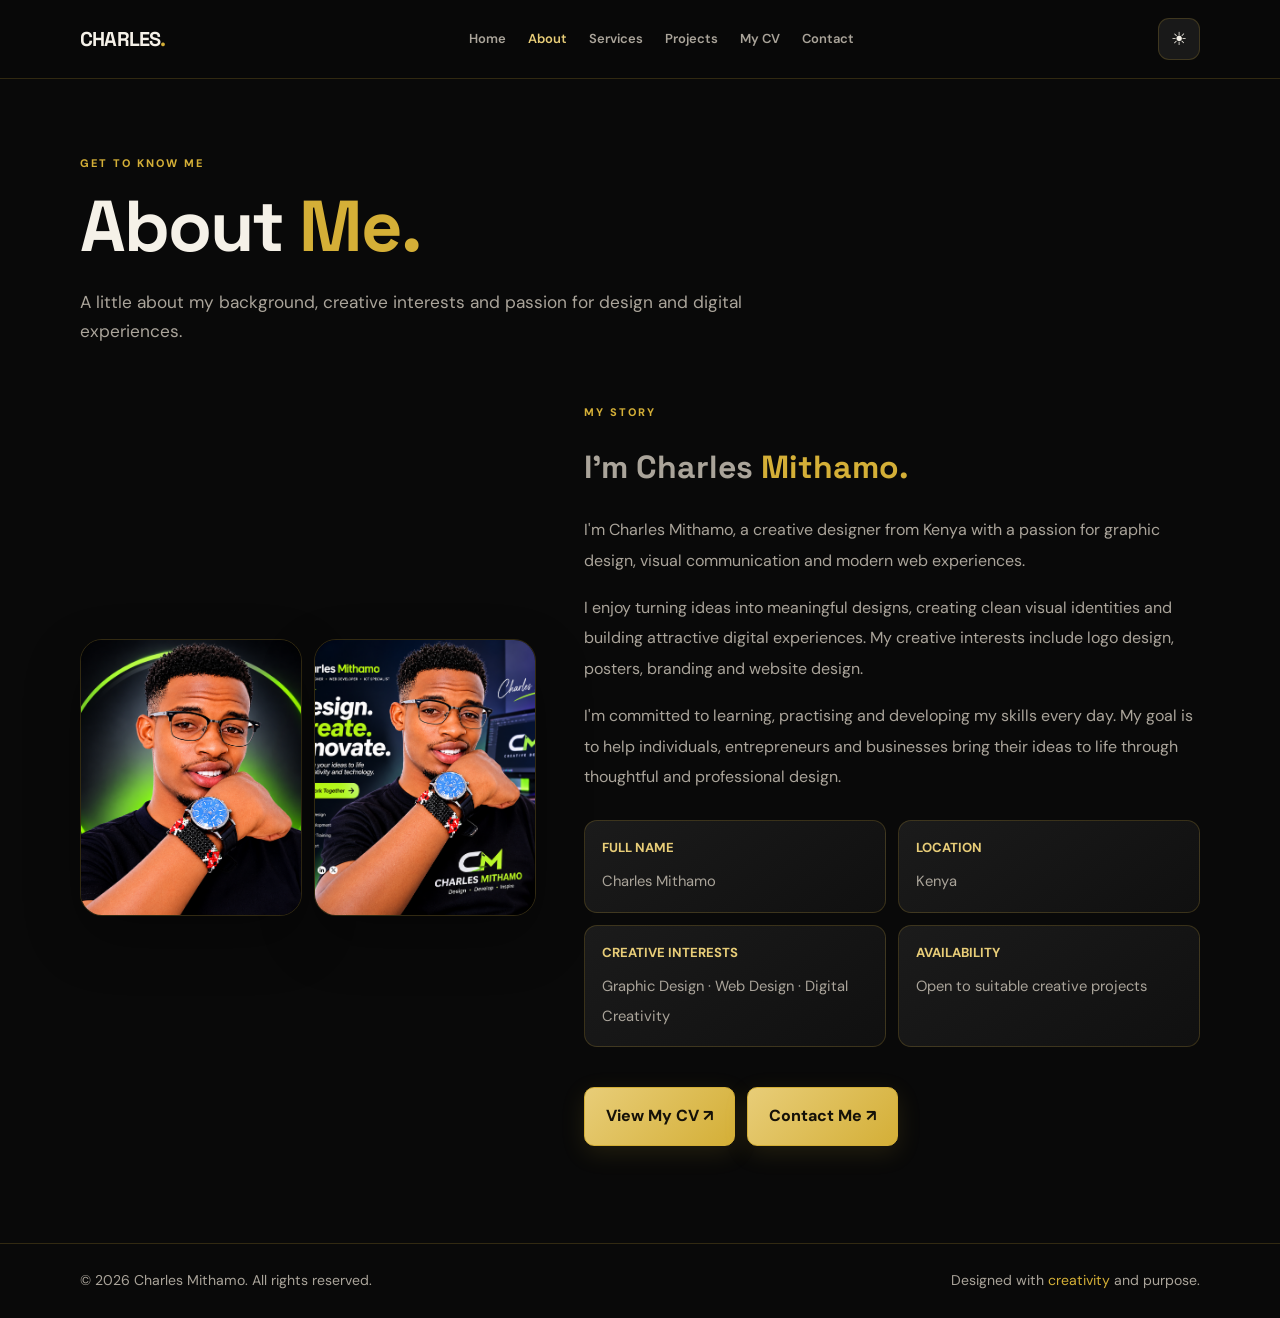
<file: about.html>
<!DOCTYPE html>
<html lang="en">
<head>
<meta charset="UTF-8">
<meta name="viewport" content="width=device-width, initial-scale=1">
<meta name="theme-color" content="#0b0e0c">
<meta name="description" content="Learn more about Charles Mithamo, a creative designer from Kenya specialising in graphic design and web design.">
<title>About Me | Charles Mithamo</title>
<link rel="icon" type="image/svg+xml" href="favicon.svg">
<link rel="preconnect" href="https://fonts.googleapis.com">
<link rel="preconnect" href="https://fonts.gstatic.com" crossorigin>
<link href="https://fonts.googleapis.com/css2?family=DM+Sans:wght@400;500;600;700;800&family=Space+Grotesk:wght@400;500;600;700&display=swap" rel="stylesheet">
<style>
:root {
  --bg:#0b0e0c;
  --surface:#121713;
  --surface2:#19211b;
  --text:#f4f7f3;
  --muted:#a1aca3;
  --accent:#b5f36b;
  --border:rgba(255,255,255,.10);
}
body.light {
  --bg:#f4f7f2;
  --surface:#fff;
  --surface2:#e9efe7;
  --text:#172019;
  --muted:#58645b;
  --accent:#548d22;
  --border:rgba(0,0,0,.12);
}
* {box-sizing:border-box;margin:0;padding:0}
body {
  background:var(--bg);color:var(--text);
  font-family:"DM Sans",sans-serif;line-height:1.7;
}
h1,h2,h3,.brand {font-family:"Space Grotesk",sans-serif}
a {color:inherit;text-decoration:none}
.container {width:min(1120px,90%);margin:auto}
.topbar {
  position:sticky;top:0;z-index:10;
  background:var(--bg);border-bottom:1px solid var(--border);
}
.nav {
  min-height:76px;display:flex;align-items:center;
  justify-content:space-between;gap:15px;
}
.brand {font-size:1.25rem;font-weight:800}
.brand span,.accent {color:var(--accent)}
.nav-links {display:flex;gap:19px;align-items:center}
.nav-links a {color:var(--muted);font-size:.88rem;font-weight:700}
.nav-links a:hover,.nav-links a.active {color:var(--accent)}
.nav-actions {display:flex;gap:9px}
.icon-btn,.menu-btn {
  background:var(--surface2);color:var(--text);
  border:1px solid var(--border);border-radius:10px;
  width:42px;height:42px;font-size:18px;
}
.menu-btn {display:none}
main {padding:75px 0 90px}
.eyebrow {
  color:var(--accent);font-size:.78rem;font-weight:800;
  letter-spacing:3px;margin-bottom:14px;
}
h1 {font-size:clamp(2.5rem,7vw,4.5rem);line-height:1.1;letter-spacing:-2px}
.intro {max-width:720px;color:var(--muted);font-size:1.08rem;margin-top:22px}
.about-grid {
  display:grid;grid-template-columns: .85fr 1.15fr;
  gap:55px;align-items:center;margin-top:55px;
}
.portrait {
  width:100%;max-width:390px;aspect-ratio:4/5;
  object-fit:cover;object-position:center;
  border-radius:25px;border:2px solid var(--accent);
  box-shadow:0 20px 55px rgba(0,0,0,.3);
}
.content h2 {font-size:2rem;margin-bottom:18px}
.content p {color:var(--muted);margin-bottom:17px}
.details {
  display:grid;grid-template-columns:1fr 1fr;
  gap:13px;margin:28px 0;
}
.detail {
  background:var(--surface);border:1px solid var(--border);
  padding:17px;border-radius:14px;
}
.detail strong {display:block;color:var(--accent);font-size:.82rem;margin-bottom:5px}
.detail span {font-size:.92rem}
.btn {
  display:inline-flex;padding:13px 21px;border-radius:10px;
  background:var(--accent);color:#14200e;font-weight:800;
  margin:7px 8px 7px 0;
}
.btn-outline {background:transparent;color:var(--text);border:1px solid var(--border)}
footer {border-top:1px solid var(--border);padding:25px 0;color:var(--muted);font-size:.88rem}
.footer-inner {display:flex;justify-content:space-between;gap:15px}
@media(max-width:850px) {
  .nav-links {
    display:none;position:absolute;top:76px;left:0;right:0;
    background:var(--surface);padding:22px 5%;
    border-bottom:1px solid var(--border);
    flex-direction:column;align-items:flex-start;
  }
  .nav-links.open {display:flex}
  .menu-btn {display:block}
  .about-grid {grid-template-columns:1fr;gap:30px}
  .portrait {max-width:280px;margin:auto}
}
@media(max-width:560px) {
  main {padding:55px 0}
  .details {grid-template-columns:1fr}
  .footer-inner {flex-direction:column}
}
</style>
    <link rel="stylesheet" href="assets/css/mithamo-design-system.css">
</head>
<body>
<header class="topbar">
  <div class="container nav">
    <a class="brand" href="index.html">CHARLES<span>.</span></a>
    <nav class="nav-links" id="navLinks">
      <a href="index.html">Home</a>
      <a class="active" href="about.html">About</a>
      <a href="services.html">Services</a>
      <a href="projects.html">Projects</a>
      <a href="cv.html">My CV</a>
      <a href="contact.html">Contact</a>
    </nav>
    <div class="nav-actions">
      <button class="icon-btn" id="themeToggle" aria-label="Change theme">☀</button>
      <button class="menu-btn" id="menuBtn" aria-label="Open menu">☰</button>
    </div>
  </div>
</header>

<main class="container">
  <div class="eyebrow">GET TO KNOW ME</div>
  <h1>About <span class="accent">Me.</span></h1>
  <p class="intro">
    A little about my background, creative interests and passion
    for design and digital experiences.
  </p>

  <div class="about-grid">
    <div style="display:grid;grid-template-columns:1fr 1fr;gap:12px;align-items:center">
    <img class="portrait" style="max-width:none;width:100%;margin:0" src="photo.png" alt="Charles Mithamo portrait">
    <img class="portrait" style="max-width:none;width:100%;margin:0" src="about-photo.png" alt="Charles Mithamo additional portrait">
  </div>
    <div class="content">
      <div class="eyebrow">MY STORY</div>
      <h2>I'm Charles <span class="accent">Mithamo.</span></h2>
      <p>
        I'm Charles Mithamo, a creative designer from Kenya with a passion
        for graphic design, visual communication and modern web experiences.
      </p>
      <p>
        I enjoy turning ideas into meaningful designs, creating clean visual
        identities and building attractive digital experiences. My creative
        interests include logo design, posters, branding and website design.
      </p>
      <p>
        I'm committed to learning, practising and developing my skills every
        day. My goal is to help individuals, entrepreneurs and businesses
        bring their ideas to life through thoughtful and professional design.
      </p>

      <div class="details">
        <div class="detail"><strong>FULL NAME</strong><span>Charles Mithamo</span></div>
        <div class="detail"><strong>LOCATION</strong><span>Kenya</span></div>
        <div class="detail"><strong>CREATIVE INTERESTS</strong><span>Graphic Design · Web Design · Digital Creativity</span></div>
        <div class="detail"><strong>AVAILABILITY</strong><span>Open to suitable creative projects</span></div>
      </div>

      <a class="btn" href="cv.html">View My CV ↗</a>
      <a class="btn btn-outline" href="https://wa.me/254716397341">Contact Me ↗</a>
    </div>
  </div>
</main>

<footer>
  <div class="container footer-inner">
    <span>© <span id="year"></span> Charles Mithamo. All rights reserved.</span>
    <span>Designed with <span class="accent">creativity</span> and purpose.</span>
  </div>
</footer>

<script>
const menuBtn=document.getElementById("menuBtn");
const navLinks=document.getElementById("navLinks");
menuBtn.addEventListener("click",()=>navLinks.classList.toggle("open"));
navLinks.querySelectorAll("a").forEach(a=>a.addEventListener("click",()=>navLinks.classList.remove("open")));
const themeToggle=document.getElementById("themeToggle");
themeToggle.addEventListener("click",()=>{
  document.body.classList.toggle("light");
  themeToggle.textContent=document.body.classList.contains("light")?"☾":"☀";
});
document.getElementById("year").textContent=new Date().getFullYear();
</script>
</body>
</html>
</file>
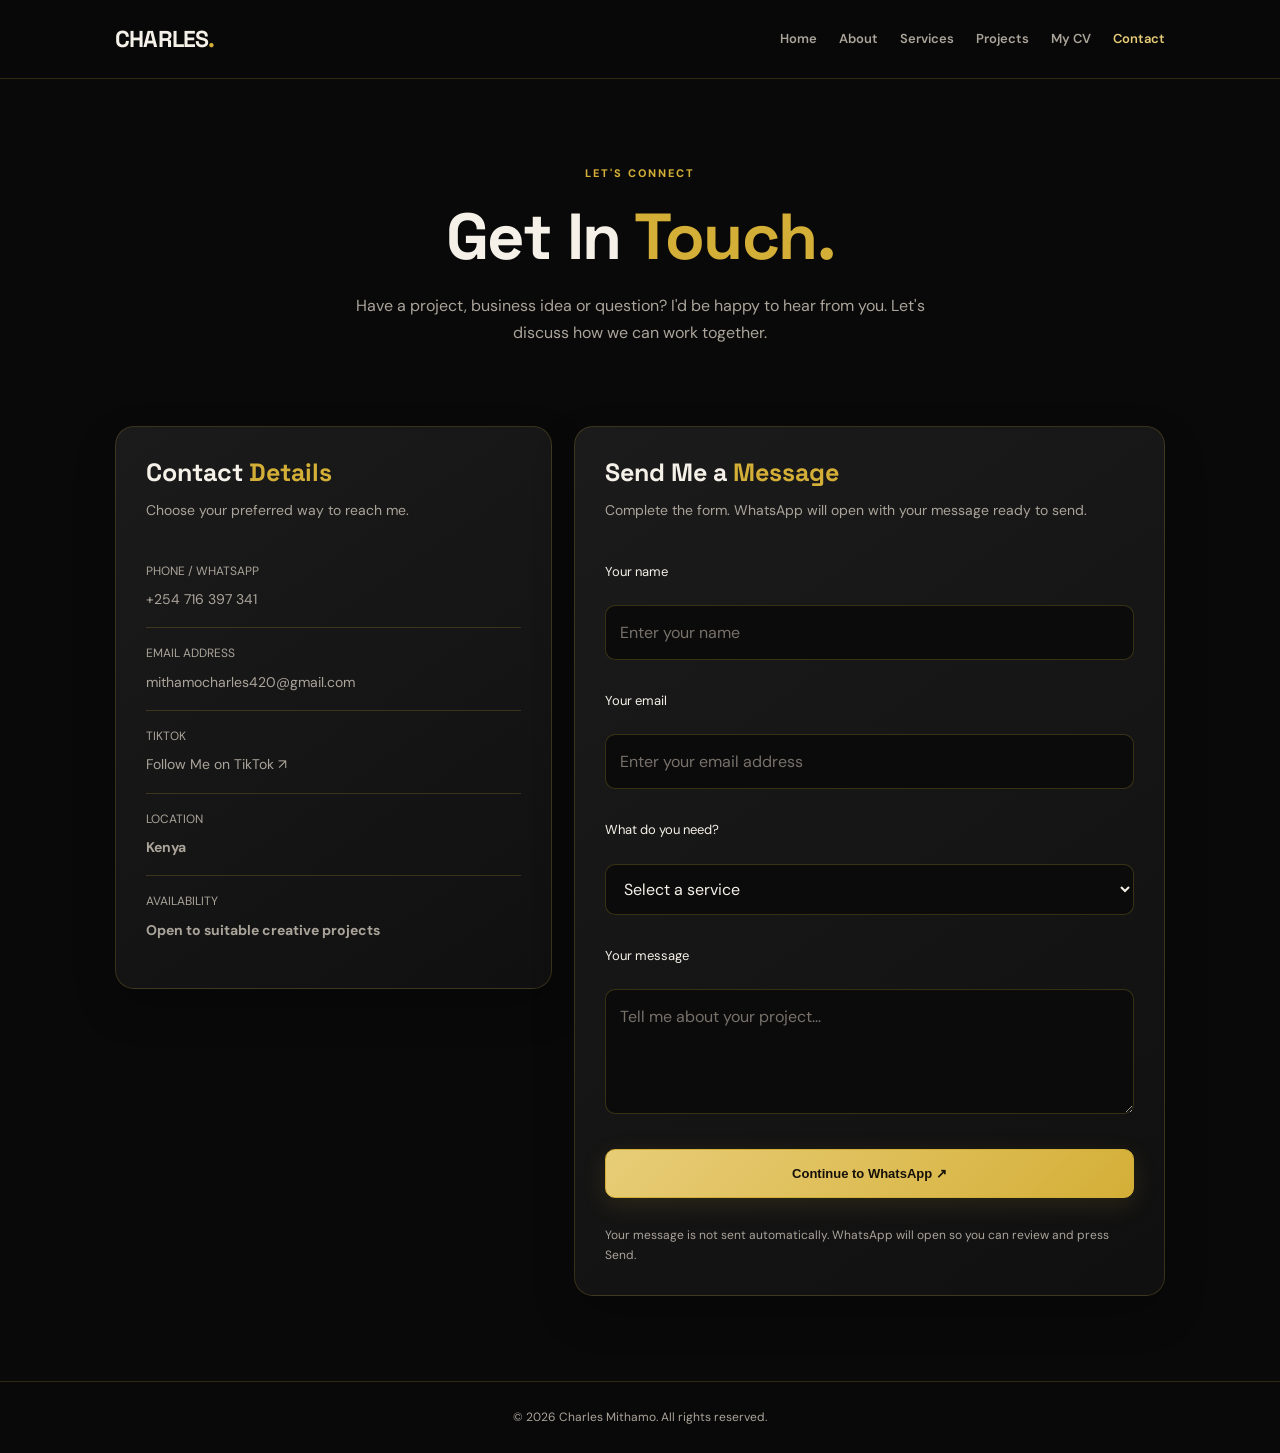
<file: contact.html>
<!DOCTYPE html>
<html lang="en">
<head>
<meta charset="UTF-8">
<meta name="viewport" content="width=device-width, initial-scale=1.0">
<meta name="description" content="Contact Charles Mithamo for graphic design, website development, computer training and ICT support in Kenya.">
<title>Contact | Charles Mithamo</title>
<link rel="icon" type="image/svg+xml" href="favicon.svg">
<link rel="preconnect" href="https://fonts.googleapis.com">
<link href="https://fonts.googleapis.com/css2?family=DM+Sans:wght@400;500;600;700&family=Space+Grotesk:wght@400;500;600;700&display=swap" rel="stylesheet">
<style>
:root{--bg:#090b09;--panel:#121612;--text:#f3f5ef;--muted:#a0a89e;--accent:#b5f36b;--line:#252c25}
*{box-sizing:border-box;margin:0;padding:0}
body{font-family:'DM Sans',sans-serif;background:var(--bg);color:var(--text);line-height:1.7}
a{color:inherit;text-decoration:none}
.container{width:min(1050px,90%);margin:auto}
.topbar{position:sticky;top:0;z-index:10;background:#090b09ed;border-bottom:1px solid var(--line)}
.nav{min-height:76px;display:flex;align-items:center;justify-content:space-between;gap:20px}
.brand{font:700 23px 'Space Grotesk';letter-spacing:1px}.brand span,.accent{color:var(--accent)}
.nav-links{display:flex;gap:24px;align-items:center}
.nav-links a{font-size:13px;color:var(--muted)}
.nav-links a:hover,.nav-links .active{color:var(--accent)}
.menu-btn{display:none;background:none;color:var(--text);border:1px solid var(--line);padding:8px 12px;border-radius:8px;font-size:20px}
.hero{text-align:center;padding:85px 0 45px}
.eyebrow{color:var(--accent);font-size:12px;letter-spacing:3px;font-weight:700;margin-bottom:15px}
h1,h2,h3{font-family:'Space Grotesk';line-height:1.2}
h1{font-size:clamp(40px,7vw,65px);margin-bottom:16px}
.hero p{max-width:620px;margin:auto;color:var(--muted)}
.section{padding:35px 0 85px}
.contact-grid{display:grid;grid-template-columns:.85fr 1.15fr;gap:22px}
.panel{background:var(--panel);border:1px solid var(--line);border-radius:16px;padding:28px}
.panel h2{font-size:25px;margin-bottom:12px}
.panel>p{color:var(--muted);font-size:14px;margin-bottom:23px}
.detail{padding:16px 0;border-bottom:1px solid var(--line)}
.detail:last-child{border-bottom:0}
.detail span{display:block;color:var(--muted);font-size:12px;margin-bottom:4px}
.detail a,.detail strong{font-size:14px;overflow-wrap:anywhere}
.detail a:hover{color:var(--accent)}
label{display:block;font-size:13px;margin:15px 0 7px}
input,select,textarea{width:100%;padding:13px 14px;background:#090b09;color:var(--text);border:1px solid var(--line);border-radius:8px;font:14px 'DM Sans';outline:none}
input:focus,select:focus,textarea:focus{border-color:var(--accent)}
textarea{min-height:125px;resize:vertical}
.btn{display:inline-block;background:var(--accent);color:#10150b;border:0;padding:13px 20px;border-radius:8px;font-size:13px;font-weight:700;cursor:pointer;margin-top:20px}
.form-note{font-size:12px;color:var(--muted);margin-top:12px}
footer{border-top:1px solid var(--line);padding:25px 0;text-align:center;color:var(--muted);font-size:12px}
@media(max-width:800px){.nav-links{display:none;position:absolute;top:76px;left:0;right:0;background:var(--panel);padding:22px 5%;flex-direction:column;align-items:flex-start;border-bottom:1px solid var(--line)}.nav-links.open{display:flex}.menu-btn{display:block}.contact-grid{grid-template-columns:1fr}.hero{padding:65px 0 35px}}
</style>
    <link rel="stylesheet" href="assets/css/mithamo-design-system.css">
</head>
<body>
<header class="topbar">
<div class="container nav">
<a class="brand" href="index.html">CHARLES<span>.</span></a>
<nav class="nav-links" id="navLinks">
<a href="index.html">Home</a>
<a href="about.html">About</a>
<a href="services.html">Services</a>
<a href="projects.html">Projects</a>
<a href="cv.html">My CV</a>
<a class="active" href="contact.html">Contact</a>
</nav>
<button class="menu-btn" id="menuBtn" aria-label="Open navigation">☰</button>
</div>
</header>

<main>
<section class="hero">
<div class="container">
<div class="eyebrow">LET'S CONNECT</div>
<h1>Get In <span class="accent">Touch.</span></h1>
<p>Have a project, business idea or question? I'd be happy to hear from you. Let's discuss how we can work together.</p>
</div>
</section>

<section class="section">
<div class="container contact-grid">
<div class="panel">
<h2>Contact <span class="accent">Details</span></h2>
<p>Choose your preferred way to reach me.</p>
<div class="detail"><span>PHONE / WHATSAPP</span><a href="https://wa.me/254716397341">+254 716 397 341</a></div>
<div class="detail"><span>EMAIL ADDRESS</span><a href="mailto:mithamocharles420@gmail.com">mithamocharles420@gmail.com</a></div>
<div class="detail"><span>TIKTOK</span><a href="https://www.tiktok.com/@veltrix_001" target="_blank" rel="noopener">Follow Me on TikTok ↗</a></div>
<div class="detail"><span>LOCATION</span><strong>Kenya</strong></div>
<div class="detail"><span>AVAILABILITY</span><strong>Open to suitable creative projects</strong></div>
</div>

<div class="panel">
<h2>Send Me a <span class="accent">Message</span></h2>
<p>Complete the form. WhatsApp will open with your message ready to send.</p>
<form id="contactForm">
<label for="visitorName">Your name</label>
<input id="visitorName" name="name" type="text" placeholder="Enter your name" required>
<label for="visitorEmail">Your email</label>
<input id="visitorEmail" name="email" type="email" placeholder="Enter your email address" required>
<label for="service">What do you need?</label>
<select id="service" name="service" required>
<option value="">Select a service</option>
<option>Logo Design</option>
<option>Flyers & Posters</option>
<option>Brand Graphics</option>
<option>Website Design</option>
<option>Computer Maintenance</option>
<option>Computer Training</option>
<option>Portfolio Website</option>
<option>Custom Project</option>
<option>Other enquiry</option>
</select>
<label for="message">Your message</label>
<textarea id="message" name="message" placeholder="Tell me about your project..." required></textarea>
<button class="btn" type="submit">Continue to WhatsApp ↗</button>
<p class="form-note">Your message is not sent automatically. WhatsApp will open so you can review and press Send.</p>
</form>
</div>
</div>
</section>
</main>

<footer><div class="container">© <span id="year"></span> Charles Mithamo. All rights reserved.</div></footer>
<script>
const menuBtn=document.getElementById('menuBtn');
const navLinks=document.getElementById('navLinks');
menuBtn.addEventListener('click',()=>navLinks.classList.toggle('open'));
navLinks.querySelectorAll('a').forEach(link=>link.addEventListener('click',()=>navLinks.classList.remove('open')));
document.getElementById('year').textContent=new Date().getFullYear();
document.getElementById('contactForm').addEventListener('submit',function(event){
  event.preventDefault();
  if(!this.reportValidity())return;
  const name=document.getElementById('visitorName').value.trim();
  const email=document.getElementById('visitorEmail').value.trim();
  const service=document.getElementById('service').value;
  const message=document.getElementById('message').value.trim();
  const text=`Hello Charles, my name is ${name}.\nEmail: ${email}\nService: ${service}\nMessage: ${message}`;
  window.location.href='https://wa.me/254716397341?text='+encodeURIComponent(text);
});
</script>
</body>
</html>
</file>
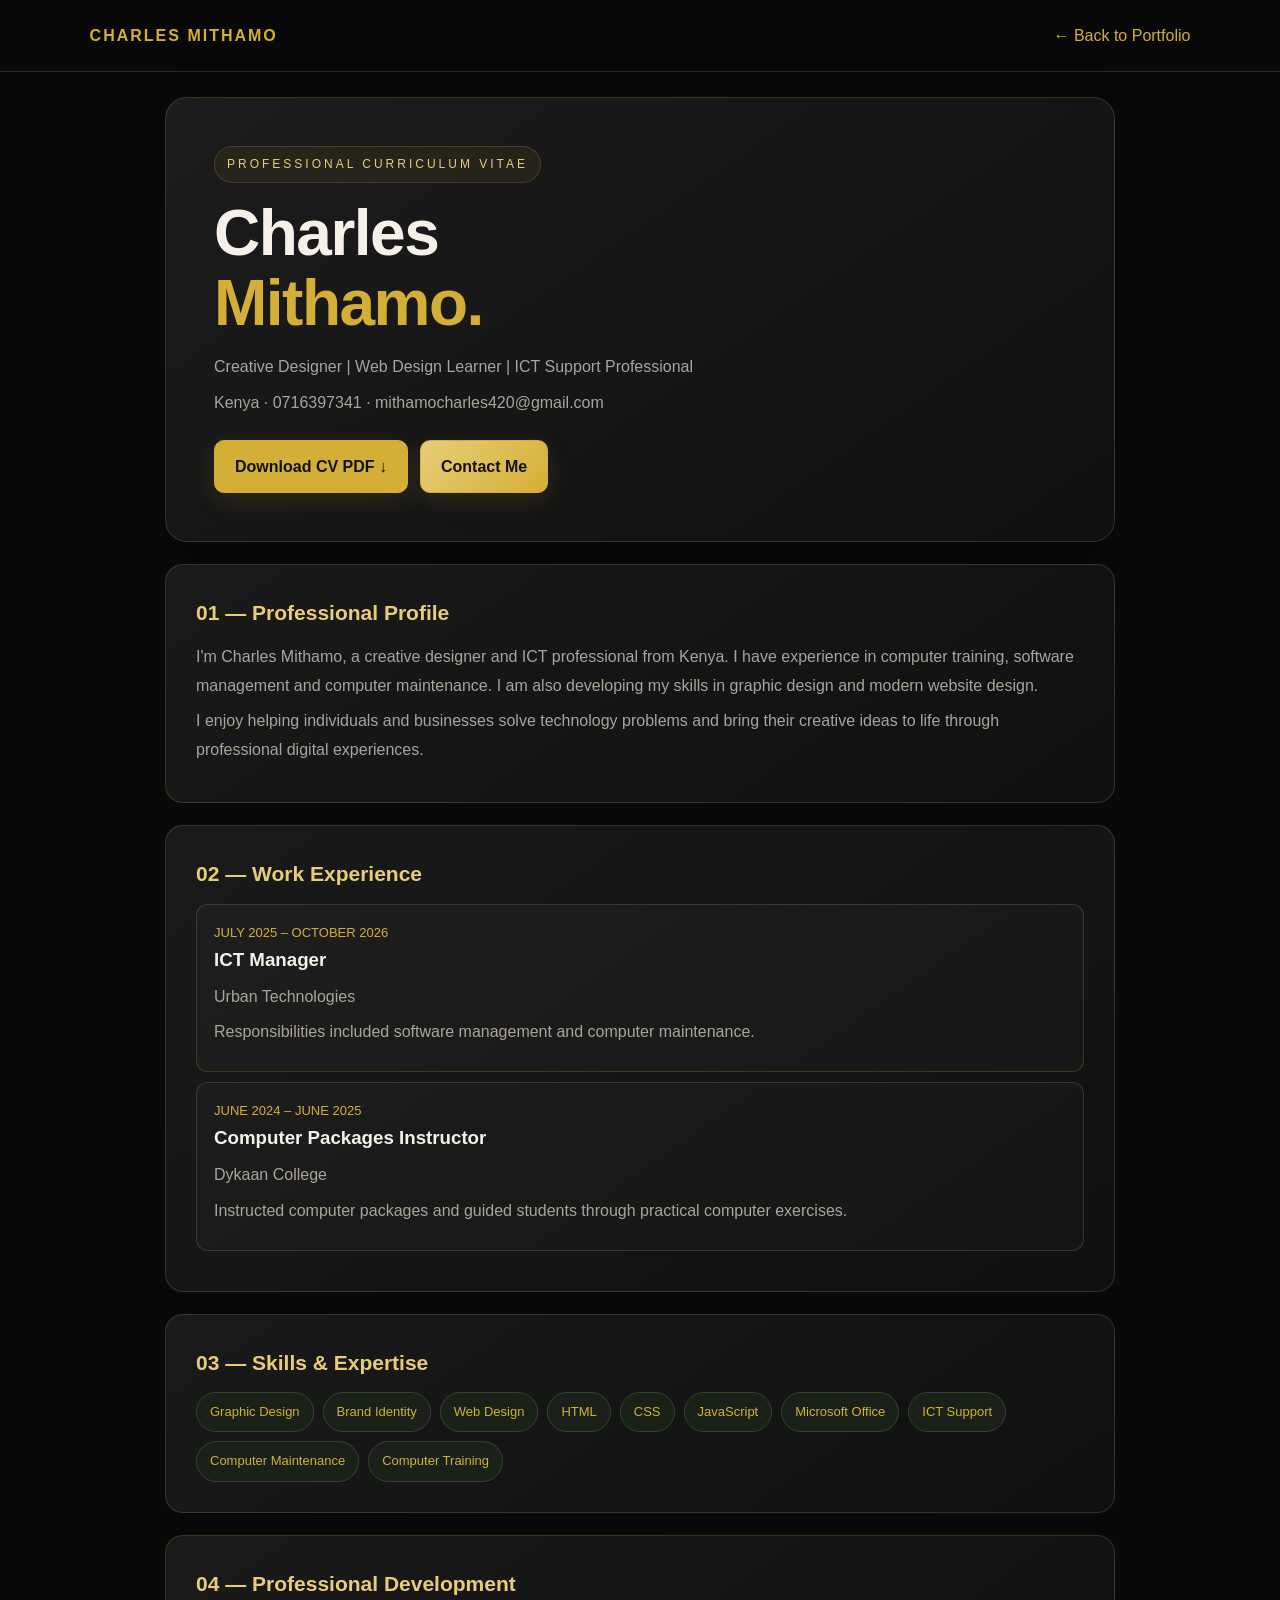
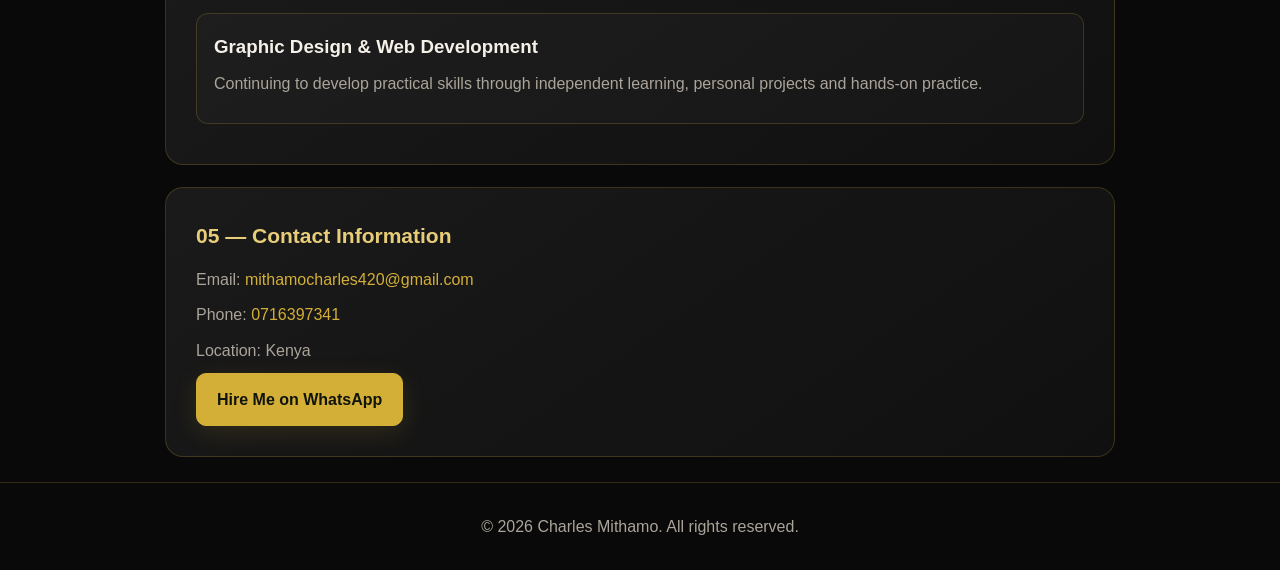
<file: cv.html>
<!DOCTYPE html>
<html lang="en">
<head>
<meta charset="UTF-8">
<meta name="viewport" content="width=device-width, initial-scale=1.0">
<title>Professional CV | Charles Mithamo</title>
<style>
:root {
  --bg: #090b0a;
  --card: #121613;
  --accent: #b7ff45;
  --text: #f4f5f2;
  --muted: #a5ada5;
}
* { box-sizing: border-box; }
body {
  margin: 0;
  background: var(--bg);
  color: var(--text);
  font-family: Arial, sans-serif;
  line-height: 1.7;
}
header {
  padding: 22px 7%;
  display: flex;
  justify-content: space-between;
  align-items: center;
  border-bottom: 1px solid #252c27;
}
.logo { color: var(--accent); font-weight: bold; letter-spacing: 2px; }
a { color: var(--accent); text-decoration: none; }
.container { width: 86%; max-width: 950px; margin: 55px auto; }
.hero { padding: 35px 0; border-bottom: 1px solid #303830; }
.tag { color: var(--accent); letter-spacing: 3px; font-size: 12px; }
h1 { font-size: clamp(38px, 8vw, 64px); line-height: 1.1; margin: 15px 0; }
h2 { color: var(--accent); font-size: 21px; margin-bottom: 20px; }
h3 { margin-bottom: 4px; }
p { color: var(--muted); }
.actions { display: flex; flex-wrap: wrap; gap: 12px; margin-top: 25px; }
.btn {
  display: inline-block;
  padding: 12px 20px;
  border: 1px solid var(--accent);
  border-radius: 7px;
  font-weight: bold;
}
.btn.primary { background: var(--accent); color: #10140b; }
section { padding: 32px 0; border-bottom: 1px solid #252c27; }
.card {
  background: var(--card);
  border: 1px solid #29332b;
  border-radius: 12px;
  padding: 22px;
  margin-bottom: 15px;
}
.date { color: var(--accent); font-size: 13px; }
.skills { display: flex; flex-wrap: wrap; gap: 10px; }
.skills span {
  background: #192119;
  border: 1px solid #34432e;
  color: var(--accent);
  padding: 8px 13px;
  border-radius: 30px;
  font-size: 13px;
}
footer { text-align: center; padding: 30px; color: var(--muted); }
@media(max-width:600px) {
  header { padding: 18px 5%; }
  .container { width: 90%; margin: 30px auto; }
}

/* COMPACT CV SPACING */
.container {
  margin-top: 25px;
  margin-bottom: 25px;
}
.hero {
  padding: 20px 0;
}
section {
  padding: 20px 0;
}
h2 {
  margin-top: 0;
  margin-bottom: 12px;
}
h3 {
  margin-top: 0;
}
.card {
  padding: 16px;
  margin-bottom: 10px;
}
p {
  margin-top: 7px;
  margin-bottom: 7px;
}
.actions {
  margin-top: 16px;
}

</style>
    <link rel="stylesheet" href="assets/css/mithamo-design-system.css">
</head>
<body>

<header>
  <div class="logo">CHARLES MITHAMO</div>
  <a href="index.html">← Back to Portfolio</a>
</header>

<main class="container">

<div class="hero">
  <div class="tag">PROFESSIONAL CURRICULUM VITAE</div>
  <h1>Charles<br><span style="color:var(--accent)">Mithamo.</span></h1>
  <p>Creative Designer | Web Design Learner | ICT Support Professional</p>
  <p>Kenya · 0716397341 · mithamocharles420@gmail.com</p>
  <div class="actions">
    <a class="btn primary" href="cv.pdf" download>Download CV PDF ↓</a>
    <a class="btn" href="https://wa.me/254716397341">Contact Me</a>
  </div>
</div>

<section>
  <h2>01 — Professional Profile</h2>
  <p>
    I'm Charles Mithamo, a creative designer and ICT professional from
    Kenya. I have experience in computer training, software management
    and computer maintenance. I am also developing my skills in graphic
    design and modern website design.
  </p>
  <p>
    I enjoy helping individuals and businesses solve technology problems
    and bring their creative ideas to life through professional digital
    experiences.
  </p>
</section>

<section>
  <h2>02 — Work Experience</h2>

  <div class="card">
    <div class="date">JULY 2025 – OCTOBER 2026</div>
    <h3>ICT Manager</h3>
    <p>Urban Technologies</p>
    <p>Responsibilities included software management and computer
    maintenance.</p>
  </div>

  <div class="card">
    <div class="date">JUNE 2024 – JUNE 2025</div>
    <h3>Computer Packages Instructor</h3>
    <p>Dykaan College</p>
    <p>Instructed computer packages and guided students through
    practical computer exercises.</p>
  </div>
</section>

<section>
  <h2>03 — Skills & Expertise</h2>
  <div class="skills">
    <span>Graphic Design</span>
    <span>Brand Identity</span>
    <span>Web Design</span>
    <span>HTML</span>
    <span>CSS</span>
    <span>JavaScript</span>
    <span>Microsoft Office</span>
    <span>ICT Support</span>
    <span>Computer Maintenance</span>
    <span>Computer Training</span>
  </div>
</section>

<section>
  <h2>04 — Professional Development</h2>
  <div class="card">
    <h3>Graphic Design & Web Development</h3>
    <p>
      Continuing to develop practical skills through independent
      learning, personal projects and hands-on practice.
    </p>
  </div>
</section>

<section>
  <h2>05 — Contact Information</h2>
  <p>Email: <a href="mailto:mithamocharles420@gmail.com">mithamocharles420@gmail.com</a></p>
  <p>Phone: <a href="tel:+254716397341">0716397341</a></p>
  <p>Location: Kenya</p>
  <a class="btn primary" href="https://wa.me/254716397341">Hire Me on WhatsApp</a>
</section>

</main>

<footer>
  © 2026 Charles Mithamo. All rights reserved.
</footer>

</body>
</html>
</file>
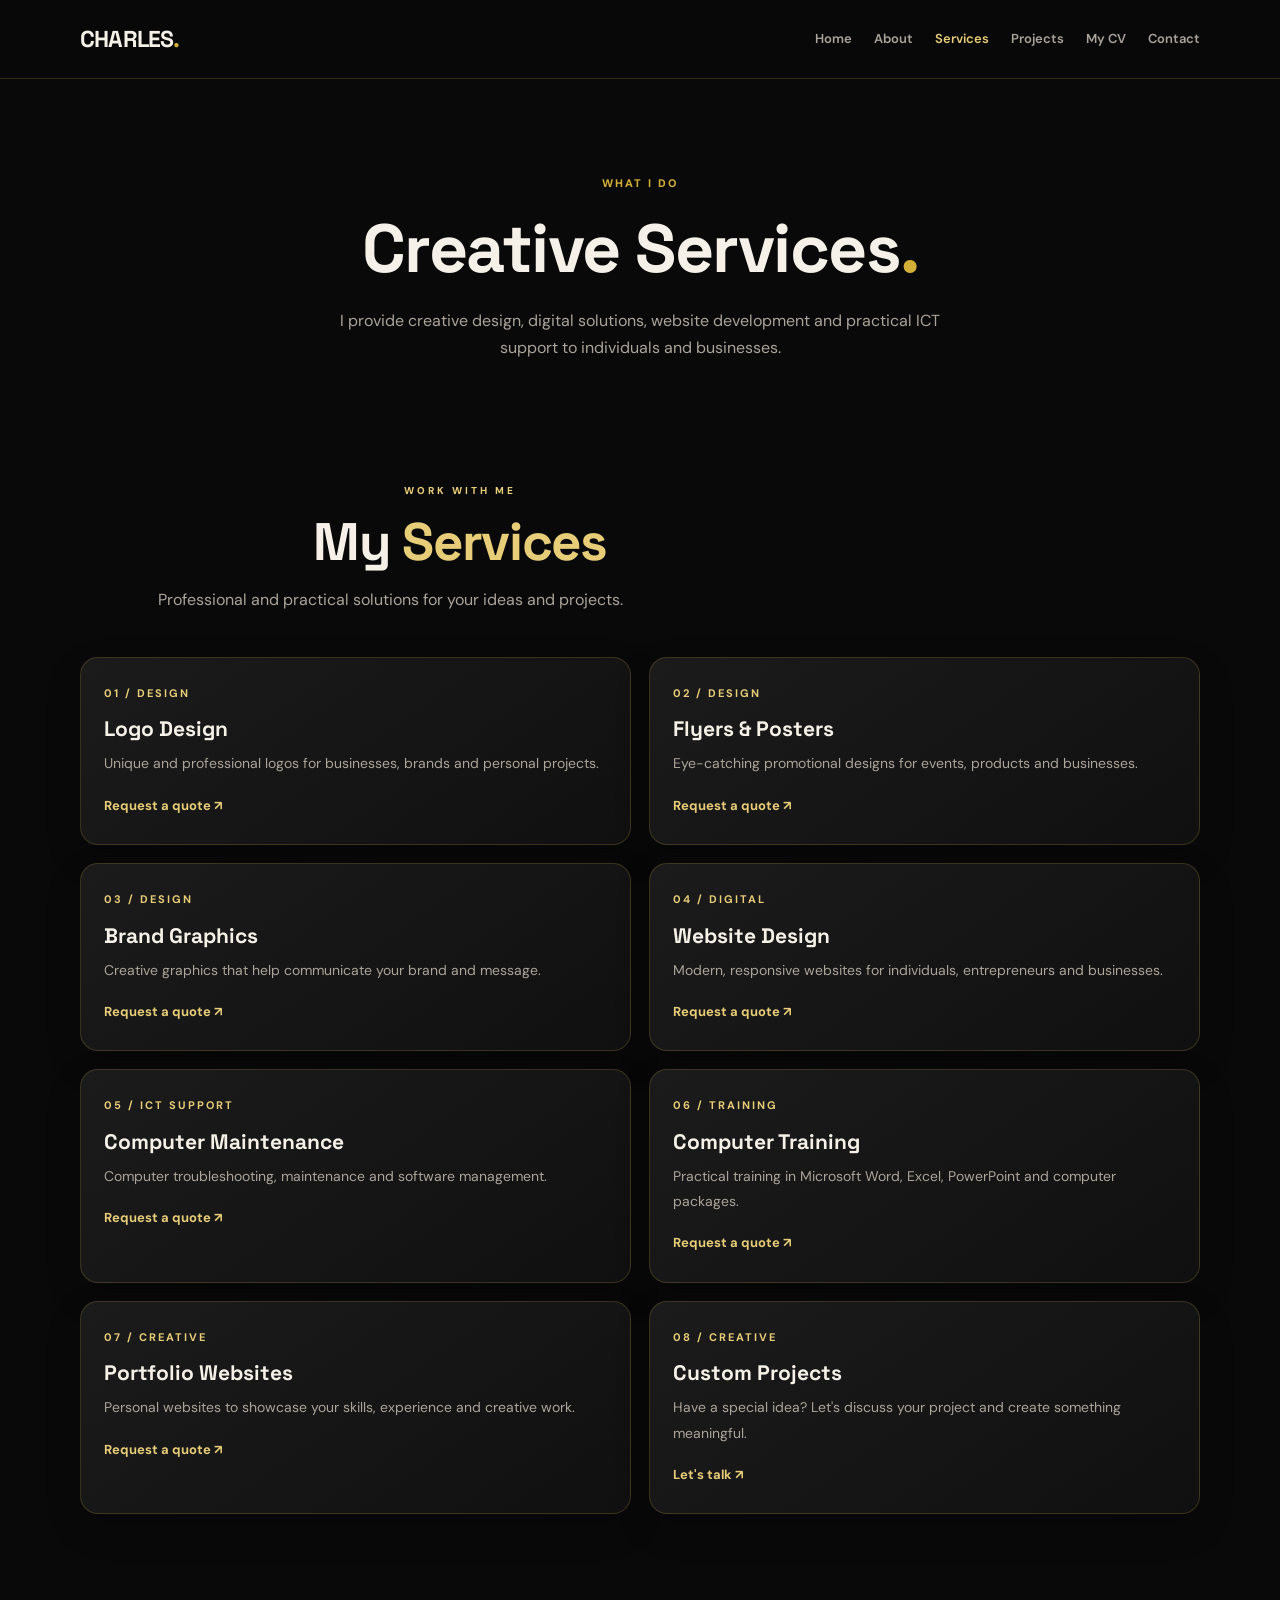
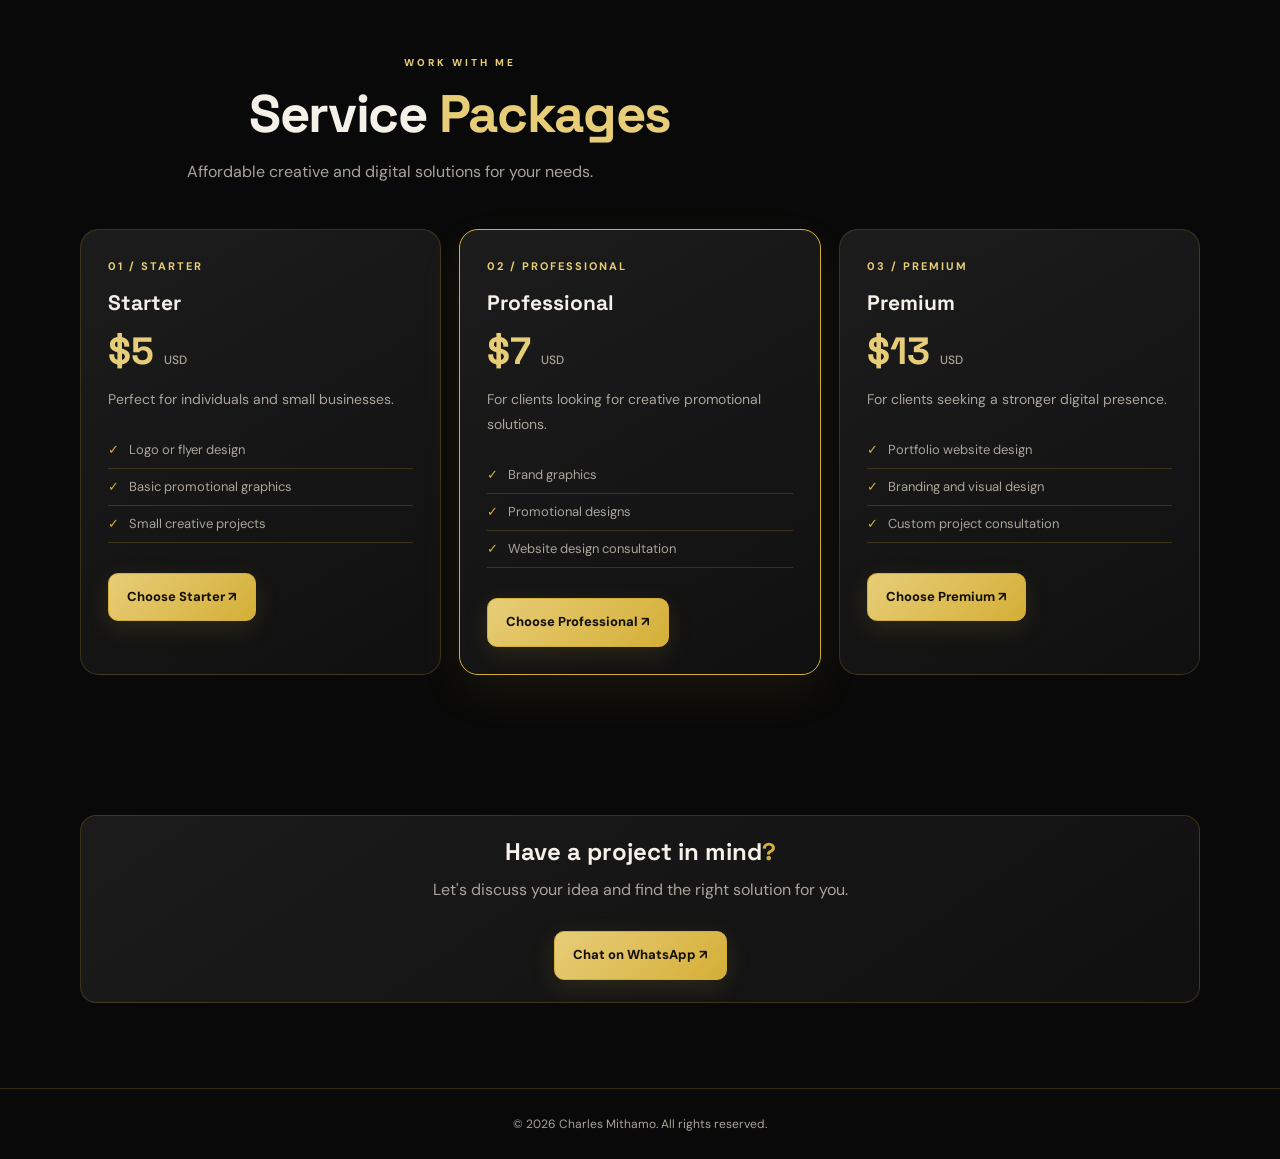
<file: services.html>
<!DOCTYPE html>
<html lang="en">
<head>
  <meta charset="UTF-8">
  <meta name="viewport" content="width=device-width, initial-scale=1.0">
  <meta name="description" content="Creative design, website development, computer training and ICT support services by Charles Mithamo in Kenya.">
  <title>Services | Charles Mithamo</title>
  <link rel="icon" type="image/svg+xml" href="favicon.svg">
  <link rel="preconnect" href="https://fonts.googleapis.com">
  <link href="https://fonts.googleapis.com/css2?family=DM+Sans:wght@400;500;600;700&family=Space+Grotesk:wght@400;500;600;700&display=swap" rel="stylesheet">
  <style>
    :root{--bg:#090b09;--panel:#121612;--text:#f3f5ef;--muted:#a0a89e;--accent:#b5f36b;--line:#252c25}
    *{box-sizing:border-box;margin:0;padding:0}
    html{scroll-behavior:smooth}
    body{font-family:'DM Sans',sans-serif;background:var(--bg);color:var(--text);line-height:1.7}
    a{color:inherit;text-decoration:none}
    .container{width:min(1120px,90%);margin:auto}
    .topbar{position:sticky;top:0;z-index:10;background:#090b09ed;border-bottom:1px solid var(--line);backdrop-filter:blur(12px)}
    .nav{min-height:76px;display:flex;align-items:center;justify-content:space-between;gap:20px}
    .brand{font:700 23px 'Space Grotesk';letter-spacing:1px}.brand span,.accent{color:var(--accent)}
    .nav-links{display:flex;gap:24px;align-items:center}
    .nav-links a{font-size:13px;color:var(--muted)}
    .nav-links a:hover,.nav-links .active{color:var(--accent)}
    .menu-btn{display:none;background:none;color:var(--text);border:1px solid var(--line);padding:8px 12px;border-radius:8px;font-size:20px}
    .hero{padding:95px 0 65px;text-align:center}
    .eyebrow{color:var(--accent);font-size:12px;letter-spacing:3px;font-weight:700;margin-bottom:15px}
    h1,h2,h3{font-family:'Space Grotesk',sans-serif;line-height:1.2}
    h1{font-size:clamp(40px,7vw,68px);margin-bottom:18px}
    .hero p{max-width:650px;margin:auto;color:var(--muted)}
    .section{padding:55px 0 85px}
    .section-heading{text-align:center;margin-bottom:38px}
    .section-heading h2{font-size:clamp(29px,5vw,42px);margin-bottom:10px}
    .section-heading p{color:var(--muted)}
    .services-grid,.packages-grid{display:grid;grid-template-columns:repeat(2,1fr);gap:18px}
    .service-card,.package-card{background:var(--panel);border:1px solid var(--line);border-radius:16px;padding:27px;transition:.25s}
    .service-card:hover,.package-card:hover{transform:translateY(-4px);border-color:var(--accent)}
    .service-number,.package-number{font-size:11px;letter-spacing:2px;color:var(--accent);font-weight:700;margin-bottom:14px}
    h3{font-size:21px;margin-bottom:10px}
    .service-card p,.package-card p{color:var(--muted);font-size:14px}
    .text-link{display:inline-block;margin-top:18px;color:var(--accent);font-size:13px;font-weight:700}
    .packages-grid{grid-template-columns:repeat(3,1fr)}
    .package-price{font:700 38px 'Space Grotesk';color:var(--accent);margin:12px 0}
    .package-price small{font:500 12px 'DM Sans';color:var(--muted)}
    .package-card ul{list-style:none;margin:20px 0}
    .package-card li{font-size:13px;color:var(--muted);padding:7px 0;border-bottom:1px solid var(--line)}
    .package-card li:before{content:'✓';color:var(--accent);margin-right:10px}
    .package-featured{border-color:var(--accent)}
    .btn{display:inline-block;background:var(--accent);color:#10150b;padding:12px 18px;border-radius:8px;font-size:13px;font-weight:700;margin-top:10px}
    .contact-strip{text-align:center;background:var(--panel);border:1px solid var(--line);border-radius:18px;padding:35px 20px}
    .contact-strip p{color:var(--muted);margin:10px 0 18px}
    footer{border-top:1px solid var(--line);padding:25px 0;text-align:center;color:var(--muted);font-size:12px}
    @media(max-width:800px){.nav-links{display:none;position:absolute;top:76px;left:0;right:0;background:var(--panel);padding:22px 5%;flex-direction:column;align-items:flex-start;border-bottom:1px solid var(--line)}.nav-links.open{display:flex}.menu-btn{display:block}.packages-grid{grid-template-columns:1fr}.services-grid{grid-template-columns:1fr}.hero{padding:70px 0 45px}}
  </style>
    <link rel="stylesheet" href="assets/css/mithamo-design-system.css">
</head>
<body>
<header class="topbar">
  <div class="container nav">
    <a class="brand" href="index.html">CHARLES<span>.</span></a>
    <nav class="nav-links" id="navLinks">
      <a href="index.html">Home</a>
      <a href="about.html">About</a>
      <a class="active" href="services.html">Services</a>
      <a href="projects.html">Projects</a>
      <a href="cv.html">My CV</a>
      <a href="contact.html">Contact</a>
    </nav>
    <button class="menu-btn" id="menuBtn" aria-label="Open navigation">☰</button>
  </div>
</header>

<main>
  <section class="hero">
    <div class="container">
      <div class="eyebrow">WHAT I DO</div>
      <h1>Creative Services<span class="accent">.</span></h1>
      <p>I provide creative design, digital solutions, website development and practical ICT support to individuals and businesses.</p>
    </div>
  </section>

  <section class="section">
    <div class="container">
      <div class="section-heading">
        <div class="eyebrow">WORK WITH ME</div>
        <h2>My <span class="accent">Services</span></h2>
        <p>Professional and practical solutions for your ideas and projects.</p>
      </div>
      <div class="services-grid">
        <article class="service-card"><div class="service-number">01 / DESIGN</div><h3>Logo Design</h3><p>Unique and professional logos for businesses, brands and personal projects.</p><a class="text-link" href="contact.html">Request a quote ↗</a></article>
        <article class="service-card"><div class="service-number">02 / DESIGN</div><h3>Flyers &amp; Posters</h3><p>Eye-catching promotional designs for events, products and businesses.</p><a class="text-link" href="contact.html">Request a quote ↗</a></article>
        <article class="service-card"><div class="service-number">03 / DESIGN</div><h3>Brand Graphics</h3><p>Creative graphics that help communicate your brand and message.</p><a class="text-link" href="contact.html">Request a quote ↗</a></article>
        <article class="service-card"><div class="service-number">04 / DIGITAL</div><h3>Website Design</h3><p>Modern, responsive websites for individuals, entrepreneurs and businesses.</p><a class="text-link" href="contact.html">Request a quote ↗</a></article>
        <article class="service-card"><div class="service-number">05 / ICT SUPPORT</div><h3>Computer Maintenance</h3><p>Computer troubleshooting, maintenance and software management.</p><a class="text-link" href="contact.html">Request a quote ↗</a></article>
        <article class="service-card"><div class="service-number">06 / TRAINING</div><h3>Computer Training</h3><p>Practical training in Microsoft Word, Excel, PowerPoint and computer packages.</p><a class="text-link" href="contact.html">Request a quote ↗</a></article>
        <article class="service-card"><div class="service-number">07 / CREATIVE</div><h3>Portfolio Websites</h3><p>Personal websites to showcase your skills, experience and creative work.</p><a class="text-link" href="contact.html">Request a quote ↗</a></article>
        <article class="service-card"><div class="service-number">08 / CREATIVE</div><h3>Custom Projects</h3><p>Have a special idea? Let's discuss your project and create something meaningful.</p><a class="text-link" href="contact.html">Let's talk ↗</a></article>
      </div>
    </div>
  </section>

  <section class="section">
    <div class="container">
      <div class="section-heading">
        <div class="eyebrow">WORK WITH ME</div>
        <h2>Service <span class="accent">Packages</span></h2>
        <p>Affordable creative and digital solutions for your needs.</p>
      </div>
      <div class="packages-grid">
        <article class="package-card">
          <div class="package-number">01 / STARTER</div><h3>Starter</h3>
          <div class="package-price">$5 <small>USD</small></div>
          <p>Perfect for individuals and small businesses.</p>
          <ul><li>Logo or flyer design</li><li>Basic promotional graphics</li><li>Small creative projects</li></ul>
          <a class="btn" href="https://wa.me/254716397341?text=Hello%20Charles%2C%20I%20want%20the%20Starter%20package%20for%20%245.">Choose Starter ↗</a>
        </article>
        <article class="package-card package-featured">
          <div class="package-number">02 / PROFESSIONAL</div><h3>Professional</h3>
          <div class="package-price">$7 <small>USD</small></div>
          <p>For clients looking for creative promotional solutions.</p>
          <ul><li>Brand graphics</li><li>Promotional designs</li><li>Website design consultation</li></ul>
          <a class="btn" href="https://wa.me/254716397341?text=Hello%20Charles%2C%20I%20want%20the%20Professional%20package%20for%20%247.">Choose Professional ↗</a>
        </article>
        <article class="package-card">
          <div class="package-number">03 / PREMIUM</div><h3>Premium</h3>
          <div class="package-price">$13 <small>USD</small></div>
          <p>For clients seeking a stronger digital presence.</p>
          <ul><li>Portfolio website design</li><li>Branding and visual design</li><li>Custom project consultation</li></ul>
          <a class="btn" href="https://wa.me/254716397341?text=Hello%20Charles%2C%20I%20want%20the%20Premium%20package%20for%20%2413.">Choose Premium ↗</a>
        </article>
      </div>
    </div>
  </section>

  <section class="section">
    <div class="container contact-strip">
      <h2>Have a project in mind<span class="accent">?</span></h2>
      <p>Let's discuss your idea and find the right solution for you.</p>
      <a class="btn" href="https://wa.me/254716397341?text=Hello%20Charles%2C%20I%20would%20like%20to%20discuss%20a%20project.">Chat on WhatsApp ↗</a>
    </div>
  </section>
</main>

<footer><div class="container">© <span id="year"></span> Charles Mithamo. All rights reserved.</div></footer>
<script>
  const menuBtn=document.getElementById('menuBtn');
  const navLinks=document.getElementById('navLinks');
  menuBtn.addEventListener('click',()=>navLinks.classList.toggle('open'));
  navLinks.querySelectorAll('a').forEach(link=>link.addEventListener('click',()=>navLinks.classList.remove('open')));
  document.getElementById('year').textContent=new Date().getFullYear();
</script>
</body>
</html>
</file>
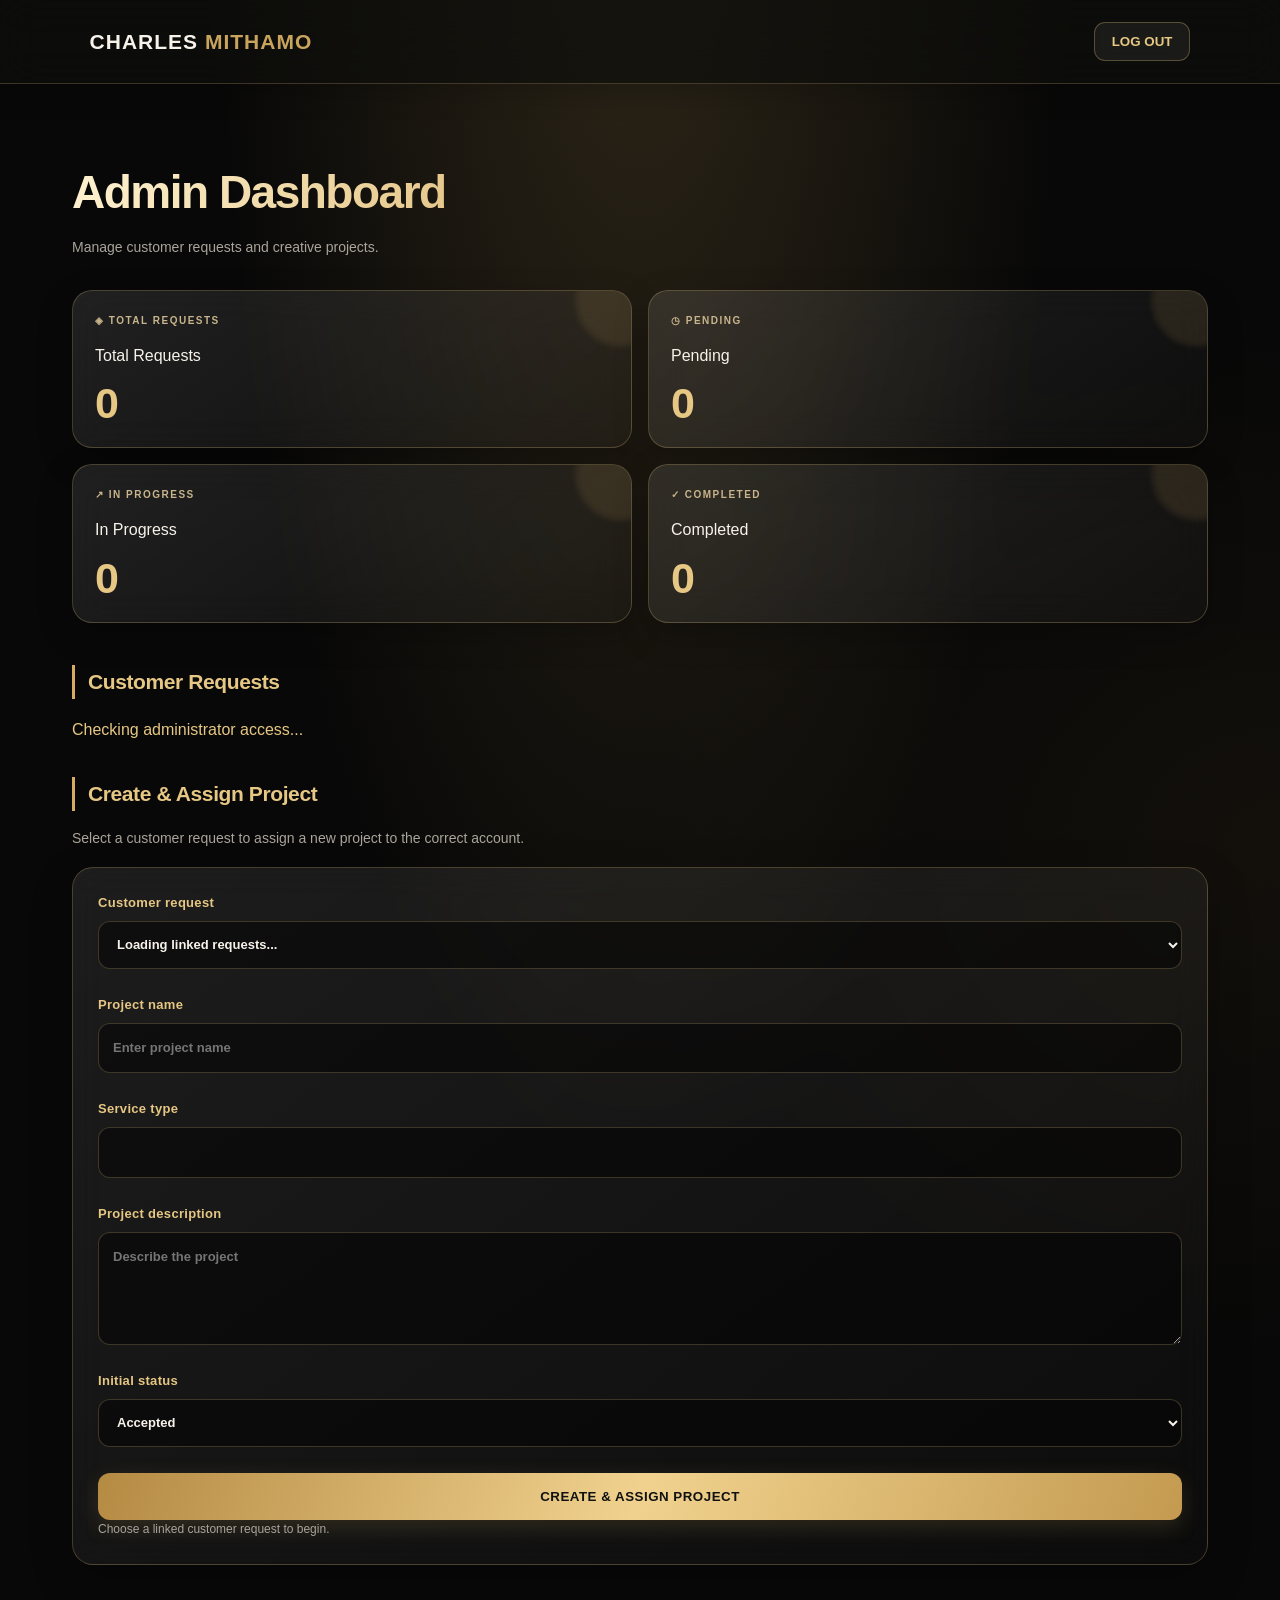
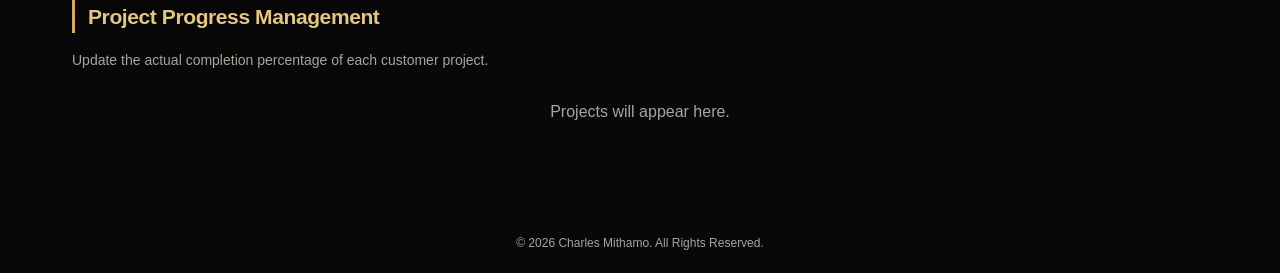
<file: client-portal/admin.html>
<!DOCTYPE html>
<html lang="en">
<head>
  <meta charset="UTF-8">
  <meta name="viewport" content="width=device-width, initial-scale=1.0">
  <title>Admin Dashboard | Charles Mithamo</title>
  <link rel="stylesheet" href="style.css">
  <style>
    .admin-main {
      max-width: 1100px;
      margin: auto;
      padding: 35px 18px;
    }
    .admin-heading {
      color: var(--gold-light);
      margin-bottom: 5px;
    }

    .admin-welcome {
      background: linear-gradient(135deg, #1c1912, #0b0b0b);
      border: 1px solid var(--gold);
      border-radius: 16px;
      padding: 25px;
      margin-bottom: 25px;
    }
    .admin-welcome[hidden] {
      display: none;
    }
    .admin-welcome .welcome-label {
      color: var(--gold);
      font-size: 11px;
      letter-spacing: 2px;
      font-weight: bold;
    }
    .admin-welcome h2 {
      color: var(--gold-light);
      margin: 12px 0 8px;
    }
    .admin-welcome p {
      color: var(--muted);
      overflow-wrap: anywhere;
    }
    .admin-subtitle, .request-meta {
      color: var(--muted);
      font-size: 14px;
    }
    .admin-stats {
      display: grid;
      grid-template-columns: repeat(auto-fit,minmax(140px,1fr));
      gap: 14px;
      margin: 25px 0;
    }
    .stat-card, .request-card {
      background: var(--surface);
      border: 1px solid var(--border);
      border-radius: 12px;
      padding: 20px;
    }
    .stat-card strong {
      display: block;
      color: var(--gold-light);
      font-size: 27px;
    }
    .request-card {
      margin-bottom: 16px;
    }
    .request-card h3 {
      color: var(--gold-light);
      margin-bottom: 8px;
    }
    .request-card p {
      margin: 8px 0;
      overflow-wrap: anywhere;
    }
    .request-card select {
      margin: 10px 0;
    }
    .request-actions {
      display: flex;
      gap: 12px;
      align-items: center;
      flex-wrap: wrap;
      margin-top: 12px;
    }
    .request-actions select {
      flex: 1;
      min-width: 160px;
    }
    .save-btn, .logout-btn {
      border: 0;
      border-radius: 7px;
      padding: 12px 18px;
      background: var(--gold);
      color: #111;
      font-weight: bold;
      cursor: pointer;
    }
    .logout-btn {
      background: var(--surface2);
      color: var(--gold-light);
      border: 1px solid var(--border);
    }
    #adminMessage {
      margin: 18px 0;
      color: var(--gold-light);
      overflow-wrap: anywhere;
    }
    .empty-state {
      color: var(--muted);
      padding: 25px;
      text-align: center;
    }

    .project-card {
      background: var(--surface);
      border: 1px solid var(--border);
      border-radius: 12px;
      padding: 20px;
      margin-bottom: 16px;
    }
    .project-card h3 {
      color: var(--gold-light);
      margin-bottom: 8px;
    }
    .project-progress-track {
      height: 10px;
      background: var(--surface2);
      border-radius: 20px;
      overflow: hidden;
      margin: 14px 0;
    }
    .project-progress-fill {
      height: 100%;
      background: var(--gold);
      border-radius: 20px;
    }
    .progress-actions {
      display: flex;
      gap: 10px;
      align-items: center;
      flex-wrap: wrap;
      margin-top: 12px;
    }
    .progress-input {
      width: 110px;
      max-width: 100%;
      padding: 12px;
      border-radius: 7px;
      border: 1px solid var(--border);
      background: var(--surface2);
      color: var(--text);
      font-size: 16px;
    }
    .progress-save-btn {
      border: 0;
      border-radius: 7px;
      padding: 12px 18px;
      background: var(--gold);
      color: #111;
      font-weight: bold;
      cursor: pointer;
    }
    .progress-save-btn:disabled,
    .progress-input:disabled {
      opacity: .55;
      cursor: not-allowed;
    }

    .create-project-panel {
      background: var(--surface);
      border: 1px solid var(--border);
      border-radius: 12px;
      padding: 20px;
      margin: 16px 0 30px;
    }
    .create-project-form {
      display: grid;
      gap: 14px;
    }
    .create-project-form label {
      display: grid;
      gap: 7px;
      color: var(--gold-light);
    }
    .create-project-form input,
    .create-project-form select,
    .create-project-form textarea {
      width: 100%;
      box-sizing: border-box;
      padding: 12px;
      border: 1px solid var(--border);
      border-radius: 7px;
      background: var(--surface2);
      color: var(--text);
      font: inherit;
    }
    .create-project-form button {
      width: 100%;
      padding: 14px;
    }

  </style>
</head>
<body>

<header class="portal-header">
  <div class="brand">CHARLES <span>MITHAMO</span></div>
  <button class="logout-btn" id="logoutBtn">LOG OUT</button>
</header>

<main class="admin-main">
  <section class="admin-welcome" id="adminWelcome" hidden>
    <p class="welcome-label">PRIVATE ADMINISTRATOR AREA</p>
    <h2>Welcome back, Charles.</h2>
    <p>Signed in as: <span id="adminEmail"></span></p>
    <p>Your personal Creative Hub workspace.</p>
  </section>

  <h1 class="admin-heading">Admin Dashboard</h1>
  <p class="admin-subtitle">Manage customer requests and creative projects.</p>

  <div class="admin-stats">
    <div class="stat-card">Total Requests<strong id="totalRequests">0</strong></div>
    <div class="stat-card">Pending<strong id="pendingRequests">0</strong></div>
    <div class="stat-card">In Progress<strong id="activeRequests">0</strong></div>
    <div class="stat-card">Completed<strong id="completedRequests">0</strong></div>
  </div>

  <h2 style="color:var(--gold-light);margin:25px 0 15px;">Customer Requests</h2>
  <p id="adminMessage">Checking administrator access...</p>
  <section id="requestsList"></section>

  <h2 style="color:var(--gold-light);margin:35px 0 15px;">
    Create & Assign Project
  </h2>
  <p class="admin-subtitle">
    Select a customer request to assign a new project to the correct account.
  </p>

  <section class="create-project-panel">
    <form id="createProjectForm" class="create-project-form">
      <label>
        Customer request
        <select id="projectRequest" required>
          <option value="">Loading linked requests...</option>
        </select>
      </label>

      <label>
        Project name
        <input id="newProjectName" type="text"
          maxlength="120" required placeholder="Enter project name">
      </label>

      <label>
        Service type
        <input id="newProjectService" type="text" readonly>
      </label>

      <label>
        Project description
        <textarea id="newProjectDescription"
          rows="4" placeholder="Describe the project"></textarea>
      </label>

      <label>
        Initial status
        <select id="newProjectStatus">
          <option value="accepted">Accepted</option>
          <option value="in_progress">In Progress</option>
          <option value="pending">Pending</option>
        </select>
      </label>

      <button class="save-btn" id="createProjectBtn" type="submit">
        CREATE & ASSIGN PROJECT
      </button>
    </form>
    <p id="createProjectMessage" class="request-meta">
      Choose a linked customer request to begin.
    </p>
  </section>

  <h2 style="color:var(--gold-light);margin:35px 0 15px;">
    Project Progress Management
  </h2>
  <p class="admin-subtitle">
    Update the actual completion percentage of each customer project.
  </p>
  <section id="projectsList">
    <p class="empty-state">Projects will appear here.</p>
  </section>

</main>

<footer class="portal-footer">
  © 2026 Charles Mithamo. All Rights Reserved.
</footer>

<script type="module">
import { supabase } from './supabase-client.js';

const message = document.getElementById('adminMessage');
const list = document.getElementById('requestsList');
const projectList = document.getElementById('projectsList');
let requestCache = [];

function escapeHTML(value) {
  return String(value ?? '').replace(/[&<>"']/g, char => ({
    '&': '&amp;',
    '<': '&lt;',
    '>': '&gt;',
    '"': '&quot;',
    "'": '&#39;'
  })[char]);
}

async function checkAdmin() {
  const { data: sessionData, error: sessionError } =
    await supabase.auth.getSession();

  if (sessionError) throw sessionError;

  if (!sessionData.session) {
    window.location.href = 'login.html';
    return false;
  }

  const { data: isAdmin, error } =
    await supabase.rpc('is_portal_admin');

  if (error) throw error;

  if (isAdmin !== true) {
    message.textContent = 'Access denied. Administrator permission is required.';
    list.innerHTML = '';
    return false;
  }

  document.getElementById('adminEmail').textContent =
    sessionData.session.user.email || 'Administrator';
  document.getElementById('adminWelcome').hidden = false;

  return true;
}

async function loadRequests() {
  message.textContent = 'Loading customer requests...';

  const { data, error } = await supabase
    .from('service_requests')
    .select('id, customer_id, full_name, email, phone, service_type, budget, description, status, created_at')
    .order('created_at', { ascending: false });

  if (error) throw error;

  const requests = data || [];
  requestCache = requests;

  const requestSelect = document.getElementById('projectRequest');
  const linkedRequests = requests.filter(request => request.customer_id);

  requestSelect.innerHTML =
    '<option value="">Choose a linked customer request</option>' +
    linkedRequests.map(request => `
      <option value="${escapeHTML(request.id)}">
        ${escapeHTML(request.full_name)} — ${escapeHTML(request.service_type)}
        (${escapeHTML(request.status)})
      </option>
    `).join('');

  if (!linkedRequests.length) {
    requestSelect.innerHTML =
      '<option value="">No linked customer requests found</option>';
  }

  document.getElementById('totalRequests').textContent = requests.length;
  document.getElementById('pendingRequests').textContent =
    requests.filter(r => String(r.status).toLowerCase() === 'pending').length;
  document.getElementById('activeRequests').textContent =
    requests.filter(r => String(r.status).toLowerCase() === 'in_progress').length;
  document.getElementById('completedRequests').textContent =
    requests.filter(r => String(r.status).toLowerCase() === 'completed').length;

  if (!requests.length) {
    list.innerHTML = '<p class="empty-state">No customer requests have been received yet.</p>';
    message.textContent = 'Administrator access confirmed.';
    return;
  }

  const statuses = ['pending', 'accepted', 'in_progress', 'completed', 'rejected'];

  list.innerHTML = requests.map(request => {
    const currentStatus = statuses.includes(String(request.status).toLowerCase())
      ? String(request.status).toLowerCase()
      : 'pending';

    const date = request.created_at
      ? new Date(request.created_at).toLocaleString()
      : 'Date unavailable';

    return `
      <article class="request-card">
        <h3>${escapeHTML(request.full_name)}</h3>
        <p class="request-meta">Submitted: ${escapeHTML(date)}</p>
        <p><strong>Email:</strong> ${escapeHTML(request.email)}</p>
        <p><strong>Phone:</strong> ${escapeHTML(request.phone)}</p>
        <p><strong>Service:</strong> ${escapeHTML(request.service_type)}</p>
        <p><strong>Budget:</strong> ${escapeHTML(request.budget)}</p>
        <p><strong>Project details:</strong> ${escapeHTML(request.description)}</p>
        <p><strong>Current status:</strong> ${escapeHTML(request.status)}</p>
        <div class="request-actions">
          <select class="status-select" aria-label="Change request status">
            ${statuses.map(status =>
              `<option value="${status}" ${status === currentStatus ? 'selected' : ''}>${status.replace('_', ' ').toUpperCase()}</option>`
            ).join('')}
          </select>
          <button class="save-btn" data-id="${escapeHTML(request.id)}">UPDATE STATUS</button>
        </div>
      </article>
    `;
  }).join('');

  message.textContent = 'Administrator access confirmed. Requests loaded.';
}


async function loadProjects() {
  projectList.innerHTML =
    '<p class="empty-state">Loading customer projects...</p>';

  const { data, error } = await supabase
    .from('projects')
    .select('id, project_name, service_type, status, description, created_at, progress')
    .order('created_at', { ascending: false });

  if (error) throw error;

  const projects = data || [];

  if (!projects.length) {
    projectList.innerHTML =
      '<p class="empty-state">No customer projects have been created yet.</p>';
    return;
  }

  projectList.innerHTML = projects.map(project => {
    const status = String(project.status || 'pending')
      .toLowerCase()
      .replace(/_/g, ' ');

    let progress = Number(project.progress ?? 0);
    progress = Math.max(0, Math.min(100, Math.round(progress)));

    const locked = status === 'completed' || status === 'rejected';

    if (status === 'completed') progress = 100;
    if (status === 'rejected') progress = 0;

    const date = project.created_at
      ? new Date(project.created_at).toLocaleDateString()
      : 'Date unavailable';

    return `
      <article class="project-card">
        <h3>${escapeHTML(project.project_name || 'Untitled project')}</h3>
        <p><strong>Service:</strong> ${escapeHTML(project.service_type || 'Not specified')}</p>
        <p><strong>Status:</strong> ${escapeHTML(status.toUpperCase())}</p>
        <p><strong>Created:</strong> ${escapeHTML(date)}</p>
        <p><strong>Project details:</strong> ${escapeHTML(project.description || 'No description')}</p>

        <p><strong>Actual completion: <span class="progress-number">${progress}%</span></strong></p>
        <div class="project-progress-track">
          <div class="project-progress-fill" style="width:${progress}%"></div>
        </div>

        <div class="progress-actions">
          <input
            class="progress-input"
            type="number"
            min="0"
            max="100"
            step="1"
            value="${progress}"
            aria-label="Project completion percentage"
            ${locked ? 'disabled' : ''}
          >
          <span>%</span>
          <button
            class="progress-save-btn"
            data-id="${escapeHTML(project.id)}"
            ${locked ? 'disabled' : ''}
          >SAVE PROGRESS</button>
        </div>
        ${locked ? '<p class="request-meta">Progress is fixed by the project status.</p>' : ''}
      </article>
    `;
  }).join('');
}

const projectRequestSelect = document.getElementById('projectRequest');

projectRequestSelect.addEventListener('change', () => {
  const request = requestCache.find(
    item => item.id === projectRequestSelect.value
  );

  document.getElementById('newProjectName').value =
    request ? (request.service_type || 'Creative') + ' Project' : '';

  document.getElementById('newProjectService').value =
    request ? (request.service_type || '') : '';

  document.getElementById('newProjectDescription').value =
    request ? (request.description || '') : '';
});

document.getElementById('createProjectForm').addEventListener('submit', async event => {
  event.preventDefault();

  const request = requestCache.find(
    item => item.id === projectRequestSelect.value
  );

  const projectName = document.getElementById('newProjectName').value.trim();
  const description = document.getElementById('newProjectDescription').value.trim();
  const status = document.getElementById('newProjectStatus').value;
  const button = document.getElementById('createProjectBtn');
  const formMessage = document.getElementById('createProjectMessage');

  if (!request || !request.customer_id) {
    formMessage.textContent = 'Select a request linked to a registered customer account.';
    return;
  }

  if (!projectName) {
    formMessage.textContent = 'Enter a project name.';
    return;
  }

  button.disabled = true;
  button.textContent = 'CREATING PROJECT...';
  formMessage.textContent = 'Creating and assigning project...';

  try {
    const { error } = await supabase
      .from('projects')
      .insert({
        customer_id: request.customer_id,
        project_name: projectName,
        service_type: request.service_type || null,
        status: status,
        description: description || null,
        progress: 0
      });

    if (error) throw error;

    formMessage.textContent =
      'Project created and assigned successfully!';

    document.getElementById('createProjectForm').reset();
    document.getElementById('newProjectService').value = '';

    await loadProjects();

  } catch (error) {
    formMessage.textContent =
      'Could not create project: ' + error.message;
  } finally {
    button.disabled = false;
    button.textContent = 'CREATE & ASSIGN PROJECT';
  }
});

projectList.addEventListener('click', async event => {
  const button = event.target.closest('.progress-save-btn');
  if (!button || button.disabled) return;

  const card = button.closest('.project-card');
  const input = card.querySelector('.progress-input');
  const rawValue = input.value.trim();
  const progress = Number(rawValue);
  const id = button.dataset.id;

  if (
    rawValue === '' ||
    !Number.isInteger(progress) ||
    progress < 0 ||
    progress > 100
  ) {
    message.textContent = 'Enter a whole percentage from 0 to 100.';
    return;
  }

  button.disabled = true;
  button.textContent = 'SAVING...';

  try {
    const { error } = await supabase
      .from('projects')
      .update({ progress })
      .eq('id', id);

    if (error) throw error;

    message.textContent =
      'Project progress saved successfully: ' + progress + '%.';

    await loadProjects();
  } catch (error) {
    message.textContent = 'Could not save project progress: ' + error.message;
    button.disabled = false;
    button.textContent = 'SAVE PROGRESS';
  }
});

list.addEventListener('click', async event => {
  const button = event.target.closest('.save-btn');
  if (!button) return;

  const card = button.closest('.request-card');
  const status = card.querySelector('.status-select').value;
  const id = button.dataset.id;

  button.disabled = true;
  button.textContent = 'SAVING...';

  try {
    const { error } = await supabase
      .from('service_requests')
      .update({ status })
      .eq('id', id);

    if (error) throw error;

    message.textContent = 'Request status updated successfully.';
    await loadRequests();
    await loadProjects();
  } catch (error) {
    message.textContent = 'Could not update request: ' + error.message;
    button.disabled = false;
    button.textContent = 'UPDATE STATUS';
  }
});

document.getElementById('logoutBtn').addEventListener('click', async () => {
  await supabase.auth.signOut();
  window.location.href = 'login.html';
});

try {
  if (await checkAdmin()) {
    await loadRequests();
    await loadProjects();
  }
} catch (error) {
  message.textContent = 'Dashboard error: ' + error.message;
}
</script>

</body>
</html>
</file>
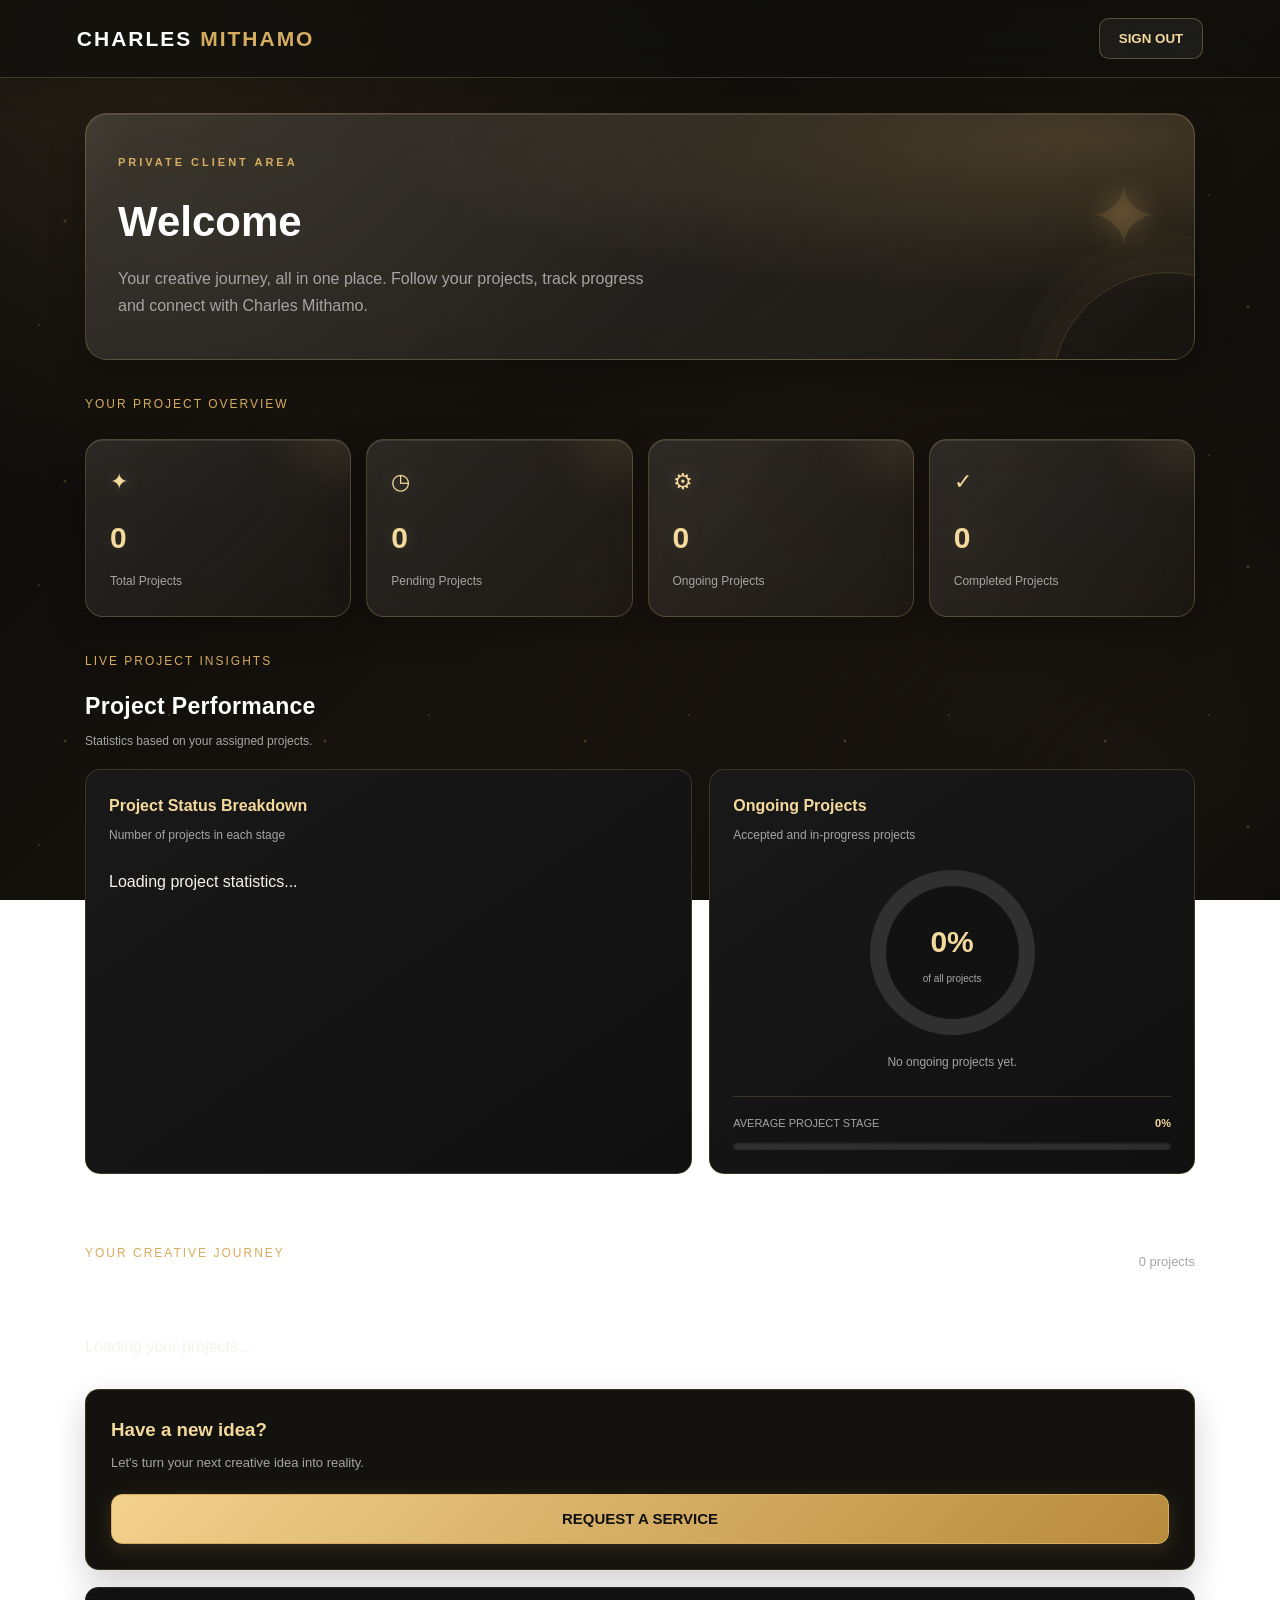
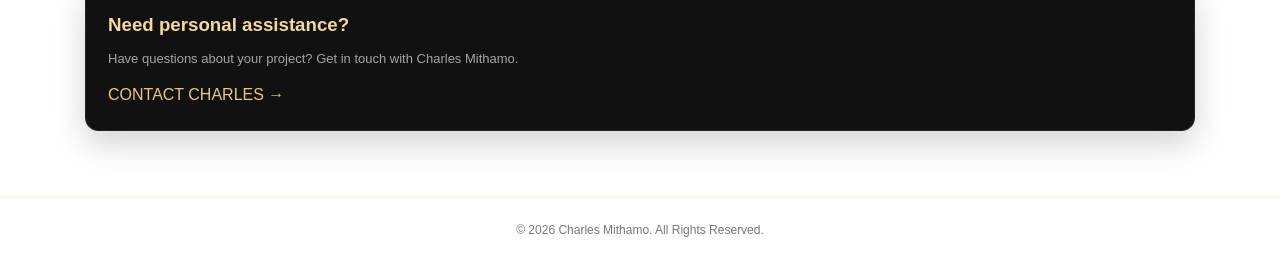
<file: client-portal/dashboard.html>
<!DOCTYPE html>
<html lang="en">
<head>
<meta charset="UTF-8">
<meta name="viewport" content="width=device-width, initial-scale=1">
<meta name="theme-color" content="#090909">
<title>Client Workspace | Charles Mithamo</title>
<link rel="stylesheet" href="style.css">

<style>
:root {
  --lux-gold: #d6ad60;
  --lux-light: #f4d99d;
  --lux-bg: #080808;
  --lux-card: #141414;
  --lux-border: rgba(214,173,96,.2);
  --lux-muted: #a5a5a5;
}

body {
  background: var(--lux-bg);
  color: #f5f1e9;
}

.portal-header {
  padding: 18px 6%;
  border-bottom: 1px solid var(--lux-border);
  background: #0c0c0c;
}

.brand {
  color: #fff;
  letter-spacing: 2px;
  font-weight: 800;
}

.brand span {
  color: var(--lux-gold);
}

.gold-btn, .logout-btn {
  border: 1px solid var(--lux-gold);
  border-radius: 7px;
  padding: 12px 19px;
  background: linear-gradient(135deg,#f2d18d,#b88a3c);
  color: #111;
  font-weight: 800;
  text-decoration: none;
  cursor: pointer;
}

.logout-btn {
  background: transparent;
  color: var(--lux-light);
}

.portal-main {
  max-width: 1150px;
  margin: auto;
  padding: 35px 20px 65px;
}

.dashboard {
  width: 100%;
}

.welcome {
  position: relative;
  overflow: hidden;
  padding: 40px 32px;
  border: 1px solid var(--lux-border);
  border-radius: 18px;
  background:
    radial-gradient(ellipse at 90% 20%,rgba(214,173,96,.17),transparent 48%),
    linear-gradient(125deg,#191714,#101010 65%);
  margin-bottom: 30px;
}

.welcome-tag {
  color: var(--lux-gold);
  font-size: 11px;
  letter-spacing: 3px;
  font-weight: bold;
}

.welcome h1 {
  font-size: clamp(27px,5vw,42px);
  margin: 16px 0 10px;
  color: #fff;
}

.welcome h1 span {
  color: var(--lux-light);
}

.welcome p {
  color: var(--lux-muted);
  line-height: 1.7;
  max-width: 550px;
}

.welcome-decoration {
  position: absolute;
  right: 35px;
  top: 35px;
  font-size: 85px;
  color: rgba(214,173,96,.13);
}

.section-label {
  color: var(--lux-gold);
  font-size: 12px;
  letter-spacing: 2px;
  margin: 35px 0 17px;
}

.stats {
  display: grid;
  grid-template-columns: repeat(4,1fr);
  gap: 15px;
  margin: 25px 0 35px;
}

.stat {
  padding: 23px 19px;
  border: 1px solid var(--lux-border);
  border-radius: 13px;
  background: linear-gradient(145deg,#191919,#101010);
  transition: .25s;
}

.stat:hover, .project:hover {
  border-color: var(--lux-gold);
  transform: translateY(-3px);
}

.stat-icon {
  font-size: 22px;
  margin-bottom: 14px;
}

.stat strong {
  display: block;
  color: var(--lux-light);
  font-size: 30px;
  margin-bottom: 5px;
}

.stat span {
  color: var(--lux-muted);
  font-size: 12px;
}

.projects-heading {
  display: flex;
  align-items: center;
  justify-content: space-between;
  flex-wrap: wrap;
  gap: 12px;
  margin-bottom: 17px;
}

.projects-heading h2 {
  color: #fff;
  font-size: 23px;
}

.projects-heading p {
  color: var(--lux-muted);
  font-size: 13px;
}

.project-grid {
  display: grid;
  grid-template-columns: repeat(2,minmax(0,1fr));
  gap: 17px;
}

.project {
  background: linear-gradient(145deg,#191919,#101010);
  border: 1px solid var(--lux-border);
  border-radius: 14px;
  padding: 23px;
  transition: .25s;
  min-width: 0;
}

.project-top {
  display: flex;
  justify-content: space-between;
  align-items: flex-start;
  gap: 12px;
}

.project h3 {
  color: var(--lux-light);
  font-size: 19px;
  margin: 0 0 9px;
  overflow-wrap: anywhere;
}

.project-service {
  color: var(--lux-muted);
  font-size: 13px;
}

.status {
  display: inline-block;
  padding: 7px 11px;
  border: 1px solid var(--lux-gold);
  border-radius: 30px;
  color: var(--lux-light);
  font-size: 10px;
  white-space: nowrap;
  text-transform: uppercase;
}

.project-description {
  color: #b5b5b5;
  line-height: 1.7;
  font-size: 13px;
  margin: 18px 0;
  overflow-wrap: anywhere;
}

.progress-heading {
  display: flex;
  justify-content: space-between;
  color: var(--lux-muted);
  font-size: 11px;
  margin-bottom: 9px;
}

.progress-track {
  height: 6px;
  background: #303030;
  border-radius: 10px;
  overflow: hidden;
}

.progress-fill {
  height: 100%;
  background: linear-gradient(90deg,#9b7130,#f4d99d);
  border-radius: 10px;
}

.project-date {
  color: #777;
  font-size: 11px;
  margin-top: 17px;
}

.empty-state {
  text-align: center;
  padding: 42px 20px;
  border: 1px dashed var(--lux-border);
  border-radius: 15px;
  background: #111;
}

.empty-icon {
  font-size: 42px;
  margin-bottom: 15px;
}

.empty-state h3 {
  color: var(--lux-light);
  margin-bottom: 10px;
}

.empty-state p {
  color: var(--lux-muted);
  line-height: 1.7;
  font-size: 14px;
}

.action-panel {
  display: flex;
  justify-content: space-between;
  align-items: center;
  gap: 20px;
  flex-wrap: wrap;
  margin-top: 30px;
  padding: 25px;
  border-radius: 14px;
  border: 1px solid var(--lux-border);
  background: #14120e;
}

.action-panel h3 {
  color: var(--lux-light);
  margin-bottom: 8px;
}

.action-panel p {
  color: var(--lux-muted);
  font-size: 13px;
  line-height: 1.6;
}

.contact-panel {
  margin-top: 17px;
  padding: 22px;
  border-radius: 13px;
  background: #111;
  border: 1px solid #242424;
}

.contact-panel h3 {
  color: var(--lux-light);
  margin-bottom: 9px;
}

.contact-panel p {
  color: var(--lux-muted);
  font-size: 13px;
  margin-bottom: 12px;
}

.portal-footer {
  border-top: 1px solid var(--lux-border);
  padding: 24px 15px;
  text-align: center;
  color: #777;
  font-size: 12px;
}

button:disabled {
  opacity: .6;
  cursor: not-allowed;
}

@media(max-width:750px) {
  .stats {
    grid-template-columns: repeat(2,1fr);
  }
  .project-grid {
    grid-template-columns: 1fr;
  }
  .welcome {
    padding: 30px 22px;
  }
  .welcome-decoration {
    right: 15px;
    top: 15px;
    font-size: 55px;
  }
}

@media(max-width:400px) {
  .stats {
    gap: 9px;
  }
  .stat {
    padding: 17px 13px;
  }
  .stat strong {
    font-size: 25px;
  }
}

/* ===== LUXURY MOTION UPGRADE ===== */
body {
  position: relative;
  overflow-x: hidden;
  background:
    radial-gradient(ellipse at 15% 10%, rgba(151,111,43,.10), transparent 35%),
    radial-gradient(ellipse at 90% 55%, rgba(214,173,96,.07), transparent 38%),
    #080808;
}

body::before {
  content: "";
  position: fixed;
  inset: 0;
  z-index: -1;
  pointer-events: none;
  opacity: .24;
  background-image:
    radial-gradient(1px 1px at 15% 25%, #f4d99d 50%, transparent 100%),
    radial-gradient(2px 2px at 80% 18%, #d6ad60 50%, transparent 100%),
    radial-gradient(1px 1px at 65% 75%, #f4d99d 50%, transparent 100%),
    radial-gradient(2px 2px at 25% 85%, #d6ad60 50%, transparent 100%);
  background-size: 260px 260px;
  animation: starDrift 24s linear infinite;
}

.portal-header {
  position: sticky;
  top: 0;
  z-index: 20;
  backdrop-filter: blur(16px);
  background: rgba(10,10,10,.88);
}

.welcome {
  isolation: isolate;
  box-shadow: 0 18px 65px rgba(0,0,0,.38), 0 0 35px rgba(214,173,96,.07);
  animation: welcomeReveal .9s ease both;
}

.welcome::before {
  content: "";
  position: absolute;
  z-index: -1;
  inset: -60% auto -60% -45%;
  width: 45%;
  transform: rotate(20deg);
  background: linear-gradient(90deg, transparent, rgba(255,226,166,.13), transparent);
  animation: goldSweep 8s ease-in-out infinite;
  pointer-events: none;
}

.welcome::after {
  content: "";
  position: absolute;
  width: 230px;
  height: 230px;
  right: -90px;
  bottom: -145px;
  border: 1px solid rgba(214,173,96,.22);
  border-radius: 50%;
  box-shadow: 0 0 0 18px rgba(214,173,96,.025),
              0 0 0 38px rgba(214,173,96,.02);
  pointer-events: none;
}

.welcome-decoration {
  animation: emblemFloat 5s ease-in-out infinite;
  text-shadow: 0 0 28px rgba(214,173,96,.35);
}

.welcome-tag,
.section-label {
  text-shadow: 0 0 16px rgba(214,173,96,.22);
}

.stat {
  position: relative;
  overflow: hidden;
  animation: cardReveal .7s ease both;
  box-shadow: 0 12px 30px rgba(0,0,0,.2);
}

.stat:nth-child(1) { animation-delay: .10s; }
.stat:nth-child(2) { animation-delay: .20s; }
.stat:nth-child(3) { animation-delay: .30s; }
.stat:nth-child(4) { animation-delay: .40s; }

.stat::after {
  content: "";
  position: absolute;
  width: 100px;
  height: 100px;
  top: -65px;
  right: -45px;
  border-radius: 50%;
  background: rgba(214,173,96,.12);
  filter: blur(25px);
  pointer-events: none;
}

.stat-icon {
  color: var(--lux-light);
  text-shadow: 0 0 18px rgba(214,173,96,.35);
}

.stat strong {
  text-shadow: 0 0 20px rgba(214,173,96,.16);
  font-variant-numeric: tabular-nums;
}

.project {
  position: relative;
  overflow: hidden;
  box-shadow: 0 14px 35px rgba(0,0,0,.22);
}

.project::before {
  content: "";
  position: absolute;
  top: 0;
  left: -100%;
  width: 70%;
  height: 1px;
  background: linear-gradient(90deg, transparent, var(--lux-light), transparent);
  transition: left .7s ease;
}

.project:hover::before {
  left: 120%;
}

.project.reveal-card {
  animation: cardReveal .75s ease both;
}

.stat:hover,
.project:hover {
  box-shadow: 0 16px 42px rgba(214,173,96,.10);
}

.progress-track {
  height: 8px;
  background: #29251e;
  box-shadow: inset 0 1px 3px rgba(0,0,0,.7);
}

.progress-fill {
  width: 0;
  background: linear-gradient(90deg,#8c6327,#d6ad60,#fff0bd);
  box-shadow: 0 0 12px rgba(214,173,96,.55);
  transition: width 1.5s cubic-bezier(.2,.8,.2,1);
  position: relative;
}

.progress-fill::after {
  content: "";
  position: absolute;
  inset: 0;
  background: linear-gradient(90deg, transparent, rgba(255,255,255,.45), transparent);
  animation: progressShine 2.4s ease-in-out infinite;
}

.gold-btn,
.logout-btn {
  transition: transform .25s ease, box-shadow .25s ease, background .25s ease;
}

.gold-btn:hover {
  transform: translateY(-3px);
  box-shadow: 0 8px 25px rgba(214,173,96,.25);
}

.logout-btn:hover {
  transform: translateY(-2px);
  background: rgba(214,173,96,.10);
  box-shadow: 0 5px 20px rgba(214,173,96,.12);
}

.action-panel,
.contact-panel,
.empty-state {
  box-shadow: 0 12px 32px rgba(0,0,0,.18);
  animation: cardReveal .8s ease both;
}

@keyframes starDrift {
  from { transform: translateY(0); }
  to { transform: translateY(-260px); }
}

@keyframes goldSweep {
  0%, 55% { left: -55%; }
  85%, 100% { left: 125%; }
}

@keyframes emblemFloat {
  0%, 100% { transform: translateY(0) rotate(0deg); }
  50% { transform: translateY(-12px) rotate(12deg); }
}

@keyframes welcomeReveal {
  from { opacity: 0; transform: translateY(22px); }
  to { opacity: 1; transform: translateY(0); }
}

@keyframes cardReveal {
  from { opacity: 0; transform: translateY(18px); }
  to { opacity: 1; transform: translateY(0); }
}

@keyframes progressShine {
  0%, 100% { transform: translateX(-100%); }
  65% { transform: translateX(100%); }
}

@media (prefers-reduced-motion: reduce) {
  *, *::before, *::after {
    animation-duration: .01ms !important;
    animation-iteration-count: 1 !important;
    scroll-behavior: auto !important;
    transition-duration: .01ms !important;
  }
}


/* ===== PROFESSIONAL PROJECT ANALYTICS ===== */
.analytics-panel {
  margin: 35px 0;
}
.analytics-heading h2 {
  color: #fff;
  font-size: 23px;
  margin: 0 0 7px;
}
.analytics-heading p,
.chart-subtitle {
  color: var(--lux-muted);
  font-size: 12px;
  line-height: 1.6;
}
.analytics-grid {
  display: grid;
  grid-template-columns: 1.25fr 1fr;
  gap: 17px;
  margin-top: 18px;
}
.chart-card {
  min-width: 0;
  padding: 23px;
  border: 1px solid var(--lux-border);
  border-radius: 15px;
  background: linear-gradient(145deg,#191919,#101010);
}
.chart-card h3 {
  color: var(--lux-light);
  font-size: 16px;
  margin: 0 0 7px;
}
.status-chart {
  display: grid;
  gap: 17px;
  margin-top: 24px;
}
.chart-row {
  display: grid;
  gap: 8px;
}
.chart-row-top {
  display: flex;
  justify-content: space-between;
  gap: 10px;
  color: #d5d5d5;
  font-size: 12px;
}
.chart-row-top strong {
  color: var(--lux-light);
  font-variant-numeric: tabular-nums;
}
.chart-track {
  height: 9px;
  background: #303030;
  border-radius: 20px;
  overflow: hidden;
}
.chart-bar {
  height: 100%;
  width: 0;
  border-radius: 20px;
  background: linear-gradient(90deg,#98702e,#f2d69a);
  transition: width 1.1s ease;
}
.progress-ring {
  width: 165px;
  height: 165px;
  margin: 25px auto 18px;
  border-radius: 50%;
  display: grid;
  place-items: center;
  background: conic-gradient(#d6ad60 0deg, #303030 0deg);
  position: relative;
  transition: background 1s ease;
}
.ring-inner {
  width: 133px;
  height: 133px;
  border-radius: 50%;
  background: #121212;
  display: flex;
  flex-direction: column;
  justify-content: center;
  align-items: center;
  gap: 5px;
}
.ring-inner strong {
  color: var(--lux-light);
  font-size: 30px;
}
.ring-inner span {
  color: var(--lux-muted);
  font-size: 10px;
}
.chart-note {
  text-align: center;
  color: var(--lux-muted);
  font-size: 12px;
  margin: 10px 0 24px;
}
.overall-progress {
  border-top: 1px solid var(--lux-border);
  padding-top: 18px;
}
.overall-progress .progress-heading strong {
  color: var(--lux-light);
}
@media(max-width:750px) {
  .analytics-grid {
    grid-template-columns: 1fr;
  }
  .chart-card {
    padding: 19px;
  }
}
@media(prefers-reduced-motion: reduce) {
  .chart-bar,
  .progress-ring {
    transition: none;
  }
}
\n</style>
</head>

<body>

<header class="portal-header">
  <a class="brand" href="../index.html">
    CHARLES <span>MITHAMO</span>
  </a>
  <button id="signOutBtn" class="logout-btn" type="button">
    SIGN OUT
  </button>
</header>

<main class="portal-main">
<div class="dashboard">

  <section class="welcome">
    <div class="welcome-decoration">✦</div>
    <div class="welcome-tag">PRIVATE CLIENT AREA</div>
    <h1 id="welcomeName">Welcome</h1>
    <p>
      Your creative journey, all in one place.
      Follow your projects, track progress and
      connect with Charles Mithamo.
    </p>
  </section>

  <div class="section-label">YOUR PROJECT OVERVIEW</div>

  <section class="stats" aria-label="Project statistics">
    <div class="stat">
      <div class="stat-icon">✦</div>
      <strong id="totalProjects">0</strong>
      <span>Total Projects</span>
    </div>
    <div class="stat">
      <div class="stat-icon">◷</div>
      <strong id="pendingProjects">0</strong>
      <span>Pending Projects</span>
    </div>
    <div class="stat">
      <div class="stat-icon">⚙</div>
      <strong id="activeProjects">0</strong>
      <span>Ongoing Projects</span>
    </div>
    <div class="stat">
      <div class="stat-icon">✓</div>
      <strong id="completedProjects">0</strong>
      <span>Completed Projects</span>
    </div>
  </section>

  <section class="analytics-panel" aria-label="Project analytics">
    <div class="analytics-heading">
      <div>
        <div class="section-label">LIVE PROJECT INSIGHTS</div>
        <h2>Project Performance</h2>
        <p>Statistics based on your assigned projects.</p>
      </div>
    </div>

    <div class="analytics-grid">
      <div class="chart-card">
        <h3>Project Status Breakdown</h3>
        <p class="chart-subtitle">Number of projects in each stage</p>
        <div id="statusChart" class="status-chart" aria-live="polite">
          <p>Loading project statistics...</p>
        </div>
      </div>

      <div class="chart-card progress-summary">
        <h3>Ongoing Projects</h3>
        <p class="chart-subtitle">Accepted and in-progress projects</p>
        <div class="progress-ring" id="ongoingRing"
             role="img" aria-label="0 percent of projects are ongoing">
          <div class="ring-inner">
            <strong id="ongoingPercent">0%</strong>
            <span>of all projects</span>
          </div>
        </div>
        <p class="chart-note" id="ongoingSummary">
          No ongoing projects yet.
        </p>
        <div class="overall-progress">
          <div class="progress-heading">
            <span>AVERAGE PROJECT STAGE</span>
            <strong id="averageProgress">0%</strong>
          </div>
          <div class="progress-track">
            <div class="progress-fill" id="averageProgressBar"
                 style="width:0%"></div>
          </div>
        </div>
      </div>
    </div>
  </section>

  <section>
    <div class="projects-heading">
      <div>
        <div class="section-label">YOUR CREATIVE JOURNEY</div>
        <h2>My Projects</h2>
      </div>
      <p id="projectCount">0 projects</p>
    </div>

    <div id="projectsList" aria-live="polite">
      <p>Loading your projects...</p>
    </div>
  </section>

  <section class="action-panel">
    <div>
      <h3>Have a new idea?</h3>
      <p>Let's turn your next creative idea into reality.</p>
    </div>
    <a href="request-service.html" class="gold-btn">
      REQUEST A SERVICE
    </a>
  </section>

  <section class="contact-panel">
    <h3>Need personal assistance?</h3>
    <p>
      Have questions about your project?
      Get in touch with Charles Mithamo.
    </p>
    <a href="../contact.html">CONTACT CHARLES →</a>
  </section>

</div>
</main>

<footer class="portal-footer">
  © 2026 Charles Mithamo. All Rights Reserved.
</footer>

<script type="module">
import { supabase } from './supabase-client.js';

const welcomeName = document.getElementById('welcomeName');
const projectsList = document.getElementById('projectsList');

function showMessage(message) {
  projectsList.textContent = message;
}

function getStatus(status) {
  return String(status || 'pending')
    .toLowerCase()
    .replace(/_/g, ' ');
}

function getProgress(project) {
  const status = getStatus(project.status);

  if (status === 'completed') return 100;
  if (status === 'rejected') return 0;

  const value = Number(project.progress ?? 0);
  return Math.max(0, Math.min(100, Math.round(value)));
}


function animateNumber(element, target) {
  const reduced = window.matchMedia('(prefers-reduced-motion: reduce)').matches;
  if (reduced || target === 0) {
    element.textContent = target;
    return;
  }

  const start = performance.now();
  const duration = 1100;

  function update(now) {
    const progress = Math.min((now - start) / duration, 1);
    const eased = 1 - Math.pow(1 - progress, 4);
    element.textContent = Math.round(target * eased);

    if (progress < 1) requestAnimationFrame(update);
  }

  requestAnimationFrame(update);
}


function updateAnalytics(items) {
  const statuses = [
    { label: 'Pending', key: 'pending' },
    { label: 'Accepted', key: 'accepted' },
    { label: 'In Progress', key: 'in progress' },
    { label: 'Completed', key: 'completed' },
    { label: 'Rejected', key: 'rejected' }
  ];

  const total = items.length;
  const ongoing = items.filter(p =>
    ['accepted', 'in progress'].includes(getStatus(p.status))
  ).length;

  const ongoingPercent = total
    ? Math.round((ongoing / total) * 100)
    : 0;

  const average = total
    ? Math.round(items.reduce(
        (sum, p) => sum + getProgress(p), 0
      ) / total)
    : 0;

  document.getElementById('ongoingPercent').textContent =
    ongoingPercent + '%';

  document.getElementById('ongoingRing').style.background =
    `conic-gradient(#d6ad60 ${ongoingPercent * 3.6}deg, #303030 0deg)`;

  document.getElementById('ongoingRing').setAttribute(
    'aria-label',
    ongoingPercent + ' percent of projects are ongoing'
  );

  document.getElementById('ongoingSummary').textContent =
    ongoing + ' of ' + total + ' projects are currently ongoing.';

  document.getElementById('averageProgress').textContent =
    average + '%';

  document.getElementById('averageProgressBar').style.width =
    average + '%';

  const chart = document.getElementById('statusChart');
  chart.replaceChildren();

  statuses.forEach(item => {
    const count = items.filter(
      p => getStatus(p.status) === item.key
    ).length;

    const percent = total ? Math.round((count / total) * 100) : 0;

    const row = document.createElement('div');
    row.className = 'chart-row';

    const top = document.createElement('div');
    top.className = 'chart-row-top';

    const label = document.createElement('span');
    label.textContent = item.label;

    const value = document.createElement('strong');
    value.textContent = count + ' · ' + percent + '%';

    top.append(label, value);

    const track = document.createElement('div');
    track.className = 'chart-track';
    track.setAttribute('role', 'img');
    track.setAttribute(
      'aria-label',
      item.label + ': ' + count + ' projects, ' + percent + ' percent'
    );

    const bar = document.createElement('div');
    bar.className = 'chart-bar';
    bar.style.width = '0%';

    track.append(bar);
    row.append(top, track);
    chart.append(row);

    requestAnimationFrame(() => {
      bar.style.width = percent + '%';
    });
  });
}
async function loadDashboard() {
  const { data: sessionData, error: sessionError } =
    await supabase.auth.getSession();

  if (sessionError) {
    showMessage('Unable to verify your login. Please sign in again.');
    return;
  }

  const session = sessionData.session;

  if (!session) {
    window.location.replace('login.html');
    return;
  }

  const user = session.user;

  const name =
    user.user_metadata?.full_name ||
    user.email ||
    'Customer';

  welcomeName.textContent = 'Welcome, ' + name;

  const { data: projects, error } = await supabase
    .from('projects')
    .select('id, project_name, service_type, status, description, created_at, progress')
    .eq('customer_id', user.id)
    .order('created_at', { ascending: false });

  if (error) {
    showMessage('Could not load projects: ' + error.message);
    return;
  }

  const items = projects || [];

  animateNumber(document.getElementById('totalProjects'), items.length);

  animateNumber(
    document.getElementById('pendingProjects'),
    items.filter(p => getStatus(p.status) === 'pending').length
  );

  animateNumber(
    document.getElementById('activeProjects'),
    items.filter(p =>
      ['accepted', 'in progress'].includes(getStatus(p.status))
    ).length
  );

  updateAnalytics(items);

  animateNumber(
    document.getElementById('completedProjects'),
    items.filter(p => getStatus(p.status) === 'completed').length
  );

  document.getElementById('projectCount').textContent =
    items.length + (items.length === 1 ? ' project' : ' projects');

  projectsList.replaceChildren();

  if (items.length === 0) {
    const empty = document.createElement('div');
    empty.className = 'empty-state';

    const icon = document.createElement('div');
    icon.className = 'empty-icon';
    icon.textContent = '✦';

    const heading = document.createElement('h3');
    heading.textContent = 'Your journey starts here';

    const detail = document.createElement('p');
    detail.textContent =
      'Your projects will appear here once Charles adds and assigns a project to your account.';

    empty.append(icon, heading, detail);
    projectsList.append(empty);
    return;
  }

  const grid = document.createElement('div');
  grid.className = 'project-grid';

  items.forEach((project, index) => {
    const card = document.createElement('article');
    card.className = 'project reveal-card';
    card.style.animationDelay = Math.min(index * 120, 600) + 'ms';

    const statusText = getStatus(project.status);
    const progress = getProgress(project);

    const top = document.createElement('div');
    top.className = 'project-top';

    const details = document.createElement('div');

    const heading = document.createElement('h3');
    heading.textContent = project.project_name || 'Creative Project';

    const service = document.createElement('p');
    service.className = 'project-service';
    service.textContent = project.service_type || 'Creative service';

    details.append(heading, service);

    const status = document.createElement('span');
    status.className = 'status';
    status.textContent = statusText;

    top.append(details, status);

    const description = document.createElement('p');
    description.className = 'project-description';
    description.textContent =
      project.description || 'Project details will be updated here.';

    const progressHeading = document.createElement('div');
    progressHeading.className = 'progress-heading';

    const progressLabel = document.createElement('span');
    progressLabel.textContent = 'ACTUAL PROJECT COMPLETION';

    const progressValue = document.createElement('span');
    progressValue.textContent = progress + '%';

    progressHeading.append(progressLabel, progressValue);

    const track = document.createElement('div');
    track.className = 'progress-track';

    const fill = document.createElement('div');
    fill.className = 'progress-fill';
    fill.style.width = '0%';
    requestAnimationFrame(() => {
      fill.style.width = progress + '%';
    });

    track.append(fill);

    const date = document.createElement('p');
    date.className = 'project-date';
    date.textContent = project.created_at
      ? 'Created: ' + new Date(project.created_at).toLocaleDateString()
      : 'Date unavailable';

    card.append(
      top,
      description,
      progressHeading,
      track,
      date
    );

    grid.append(card);
  });

  projectsList.append(grid);
}

document.getElementById('signOutBtn').addEventListener('click', async () => {
  const button = document.getElementById('signOutBtn');
  button.disabled = true;

  const { error } = await supabase.auth.signOut();

  if (error) {
    alert('Sign out failed: ' + error.message);
    button.disabled = false;
    return;
  }

  window.location.replace('login.html');
});

loadDashboard();
</script>

</body>
</html>
</file>
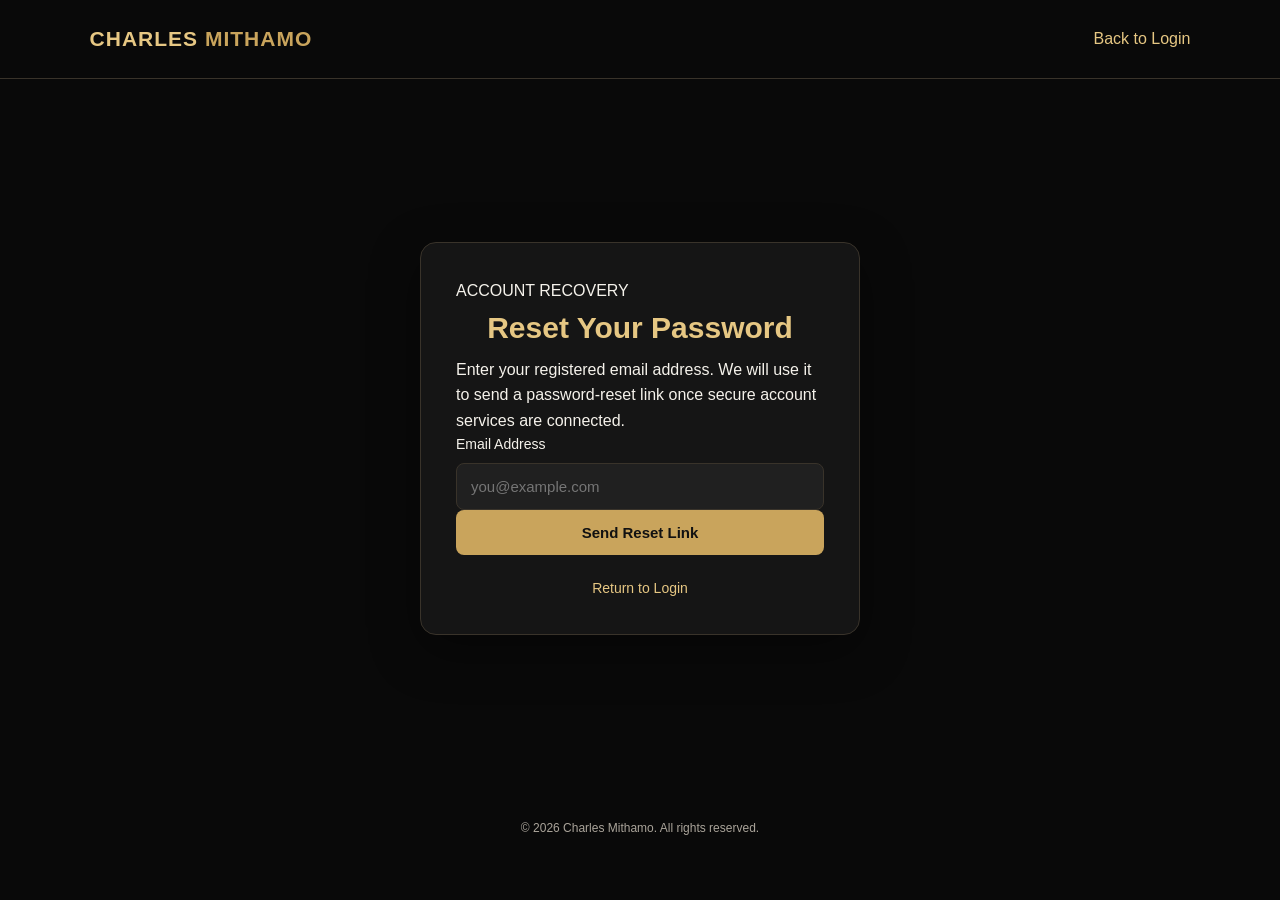
<file: client-portal/forgot-password.html>
<!DOCTYPE html>
<html lang="en">
<head>
  <meta charset="UTF-8">
  <meta name="viewport" content="width=device-width, initial-scale=1.0">
  <title>Reset Password | Charles Mithamo</title>
  <link rel="stylesheet" href="style.css">
</head>
<body>
  <header class="portal-header">
    <a class="brand" href="../index.html">CHARLES <span>MITHAMO</span></a>
    <a href="login.html">Back to Login</a>
  </header>

  <main class="portal-main">
    <section class="portal-card">
      <p class="eyebrow">ACCOUNT RECOVERY</p>
      <h1>Reset Your Password</h1>
      <p>Enter your registered email address. We will use it to send a password-reset link once secure account services are connected.</p>

      <form id="resetForm">
        <label for="email">Email Address</label>
        <input id="email" type="email" placeholder="you@example.com" required>
        <button class="gold-btn" type="submit">Send Reset Link</button>
      </form>

      <p id="message" role="status"></p>
      <div class="form-links">
        <a href="login.html">Return to Login</a>
      </div>
    </section>
  </main>

  <footer class="portal-footer">© 2026 Charles Mithamo. All rights reserved.</footer>

  <script type="module">
import { supabase } from './supabase-client.js';

const form = document.getElementById("resetForm");
const message = document.getElementById("message");
const button = form.querySelector('button[type="submit"]');

form.addEventListener("submit", async (event) => {
  event.preventDefault();

  const email = document.getElementById("email").value.trim().toLowerCase();

  message.textContent = "";
  button.disabled = true;
  button.textContent = "SENDING...";

  try {
    const { error } = await supabase.auth.resetPasswordForEmail(email, {
      redirectTo: "https://strategyxraylab.github.io/mithamo-portfolio/client-portal/reset-password.html"
    });

    if (error) throw error;

    message.textContent =
      "If an account exists for this email, a password-reset link will be sent. Check your inbox.";
    form.reset();

  } catch (error) {
    message.textContent = "Could not send reset email: " + error.message;
  } finally {
    button.disabled = false;
    button.textContent = "Send Reset Link";
  }
});
</script>
</body>
</html>
</file>
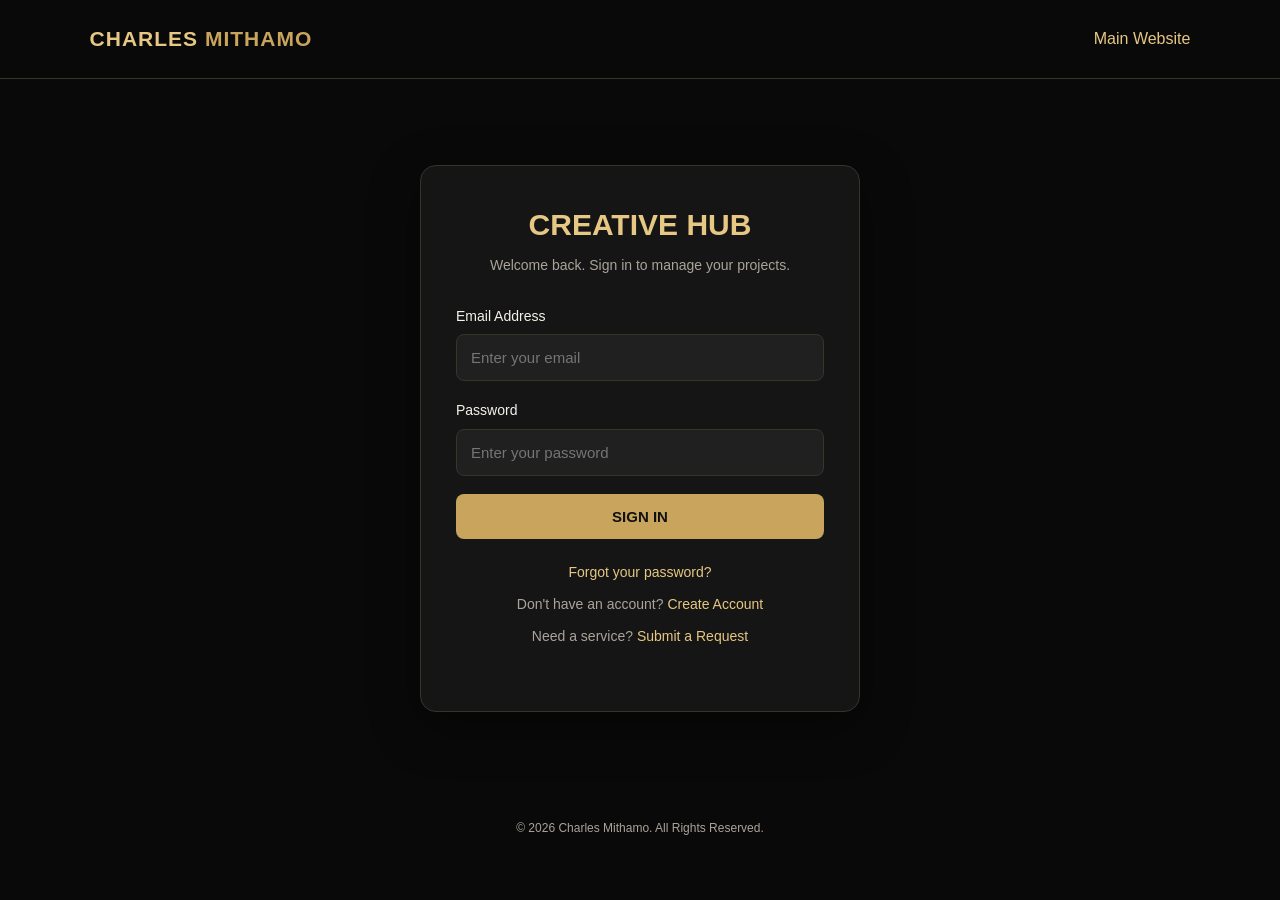
<file: client-portal/login.html>
<!DOCTYPE html>
<html lang="en">
<head>
  <meta charset="UTF-8">
  <meta name="viewport" content="width=device-width, initial-scale=1.0">
  <meta name="theme-color" content="#090909">
  <title>Client Login | Charles Mithamo</title>
  <link rel="stylesheet" href="style.css">
</head>
<body>

<header class="portal-header">
  <a class="brand" href="../index.html">
    CHARLES <span>MITHAMO</span>
  </a>
  <a href="../index.html">Main Website</a>
</header>

<main class="portal-main">
  <section class="portal-card">

    <h1>CREATIVE HUB</h1>
    <p class="subtitle">Welcome back. Sign in to manage your projects.</p>

    <form id="loginForm">

      <div class="form-group">
        <label for="email">Email Address</label>
        <input
          type="email"
          id="email"
          placeholder="Enter your email"
          autocomplete="email"
          required>
      </div>

      <div class="form-group">
        <label for="password">Password</label>
        <input
          type="password"
          id="password"
          placeholder="Enter your password"
          autocomplete="current-password"
          required>
      </div>

      <button type="submit" class="gold-btn">
        SIGN IN
      </button>

    </form>

    <div class="form-links">
      <p><a href="forgot-password.html">Forgot your password?</a></p>
      <p>Don't have an account?
        <a href="register.html">Create Account</a>
      </p>
      <p>Need a service?
        <a href="request-service.html">Submit a Request</a>
      </p>
    </div>

    <p id="loginMessage" class="subtitle" aria-live="polite"></p>

  </section>
</main>

<footer class="portal-footer">
  © 2026 Charles Mithamo. All Rights Reserved.
</footer>

<script type="module">
import { supabase } from './supabase-client.js';

const form = document.getElementById("loginForm");
const message = document.getElementById("loginMessage");
const button = form.querySelector('button[type="submit"]');

form.addEventListener("submit", async (event) => {
  event.preventDefault();

  const email = document.getElementById("email").value.trim().toLowerCase();
  const password = document.getElementById("password").value;

  message.textContent = "";
  button.disabled = true;
  button.textContent = "SIGNING IN...";

  try {
    const { error } = await supabase.auth.signInWithPassword({
      email,
      password
    });

    if (error) throw error;

    message.textContent = "Login successful. Opening your dashboard...";

    window.location.href = "dashboard.html";

  } catch (error) {
    message.textContent = "Login failed: " + error.message;
  } finally {
    button.disabled = false;
    button.textContent = "SIGN IN";
  }
});
</script>

</body>
</html>
</file>
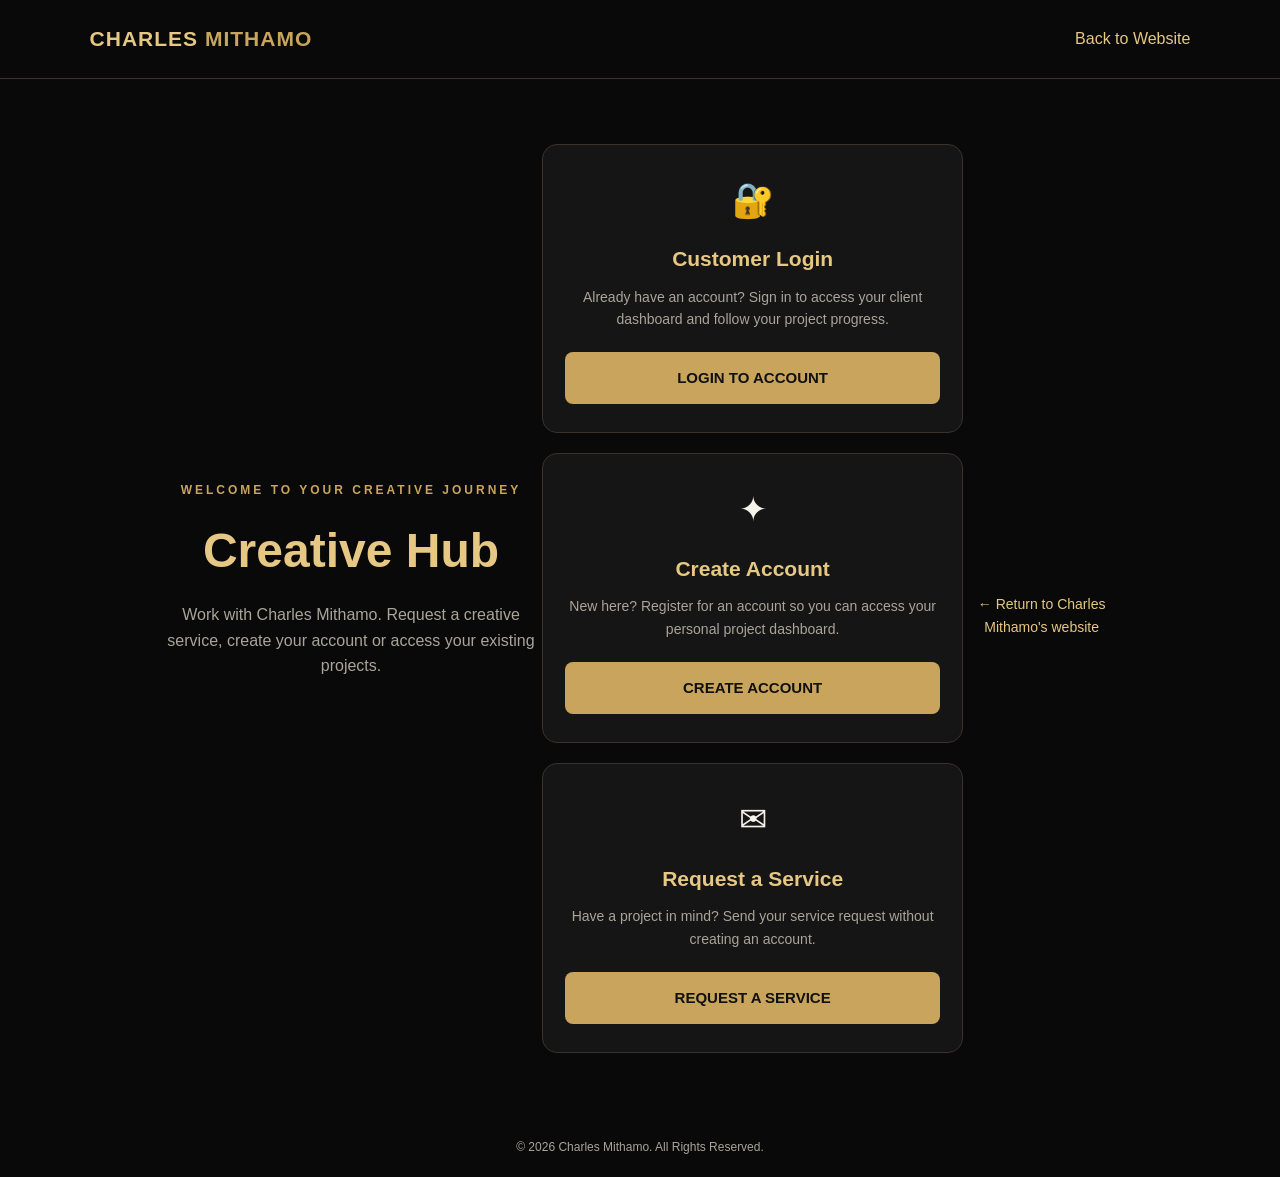
<file: client-portal/portal.html>
<!DOCTYPE html>
<html lang="en">
<head>
  <meta charset="UTF-8">
  <meta name="viewport" content="width=device-width, initial-scale=1.0">
  <meta name="description" content="Creative Hub. Access your account or request a creative service.">
  <title>Creative Hub | Charles Mithamo</title>
  <link rel="stylesheet" href="style.css">
  <style>
    .portal-main {
      max-width: 1000px;
      margin: auto;
      padding: 65px 20px;
    }
    .intro {
      text-align: center;
      margin-bottom: 42px;
    }
    .eyebrow {
      color: var(--gold);
      letter-spacing: 3px;
      font-size: 12px;
      font-weight: bold;
    }
    .intro h1 {
      color: var(--gold-light);
      font-size: clamp(30px, 6vw, 48px);
      margin: 12px 0;
    }
    .intro p {
      color: var(--muted);
      max-width: 600px;
      margin: auto;
    }
    .portal-options {
      display: grid;
      grid-template-columns: repeat(auto-fit,minmax(230px,1fr));
      gap: 20px;
    }
    .option {
      background: var(--surface);
      border: 1px solid var(--border);
      border-radius: 15px;
      padding: 28px 22px;
      text-align: center;
      display: flex;
      flex-direction: column;
      align-items: center;
    }
    .option .symbol {
      font-size: 34px;
      margin-bottom: 15px;
    }
    .option h2 {
      color: var(--gold-light);
      font-size: 21px;
      margin-bottom: 10px;
    }
    .option p {
      color: var(--muted);
      font-size: 14px;
      margin-bottom: 22px;
      flex: 1;
    }
    .option .gold-btn {
      margin-top: auto;
    }
    .back-home {
      text-align: center;
      margin-top: 35px;
      color: var(--muted);
      font-size: 14px;
    }
  </style>
</head>
<body>

<header class="portal-header">
  <a class="brand" href="../index.html">CHARLES <span>MITHAMO</span></a>
  <a href="../index.html">Back to Website</a>
</header>

<main class="portal-main">
  <div class="intro">
    <span class="eyebrow">WELCOME TO YOUR CREATIVE JOURNEY</span>
    <h1>Creative Hub</h1>
    <p>Work with Charles Mithamo. Request a creative service, create your account or access your existing projects.</p>
  </div>

  <section class="portal-options">
    <article class="option">
      <div class="symbol">🔐</div>
      <h2>Customer Login</h2>
      <p>Already have an account? Sign in to access your client dashboard and follow your project progress.</p>
      <a class="gold-btn" href="login.html">LOGIN TO ACCOUNT</a>
    </article>

    <article class="option">
      <div class="symbol">✦</div>
      <h2>Create Account</h2>
      <p>New here? Register for an account so you can access your personal project dashboard.</p>
      <a class="gold-btn" href="register.html">CREATE ACCOUNT</a>
    </article>

    <article class="option">
      <div class="symbol">✉</div>
      <h2>Request a Service</h2>
      <p>Have a project in mind? Send your service request without creating an account.</p>
      <a class="gold-btn" href="request-service.html">REQUEST A SERVICE</a>
    </article>
  </section>

  <div class="back-home">
    <a href="../index.html">← Return to Charles Mithamo's website</a>
  </div>
</main>

<footer class="portal-footer">
  © 2026 Charles Mithamo. All Rights Reserved.
</footer>

</body>
</html>
</file>
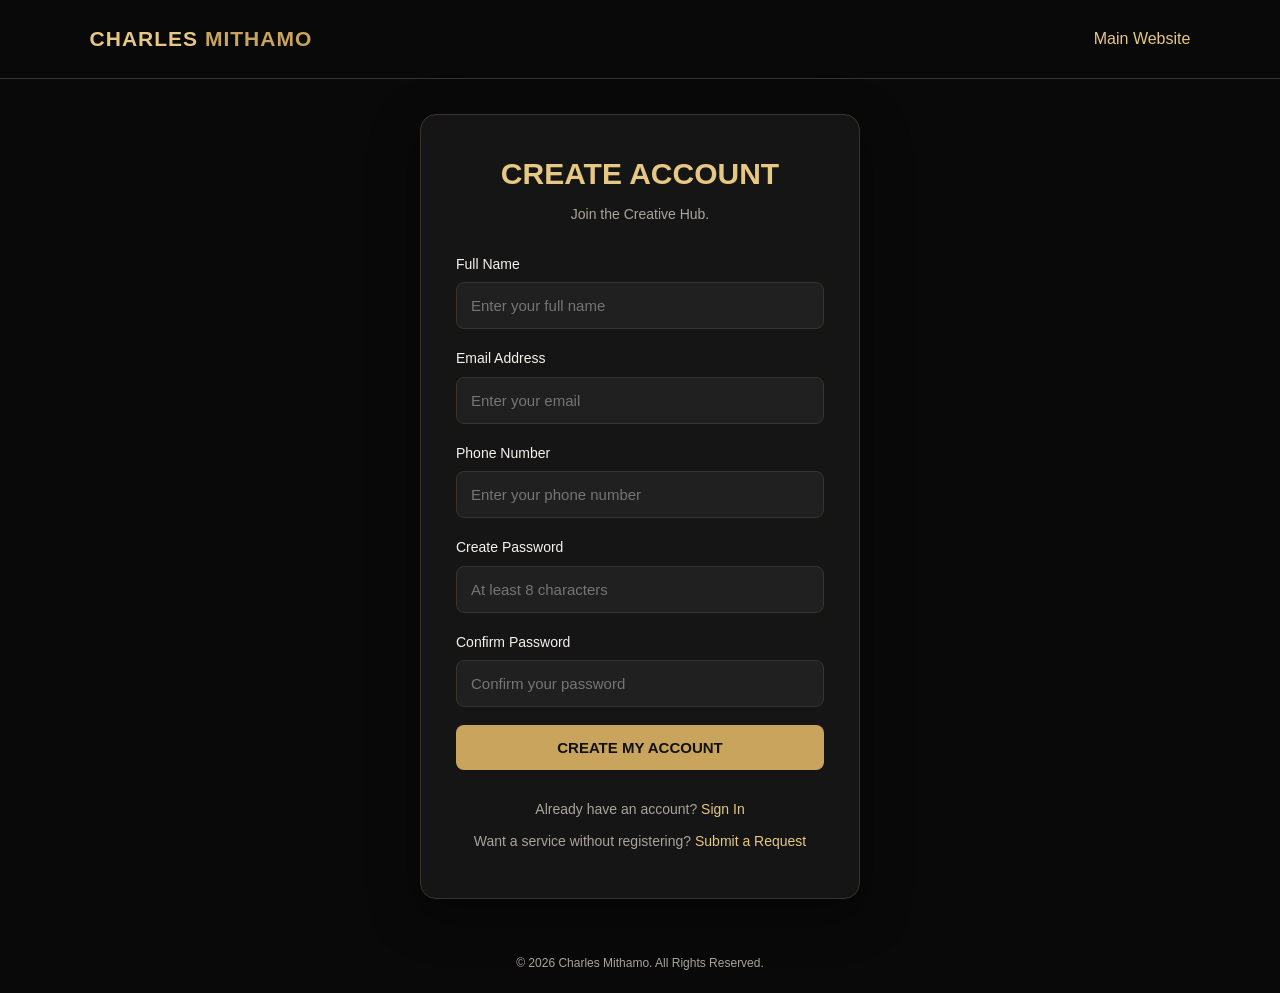
<file: client-portal/register.html>
<!DOCTYPE html>
<html lang="en">
<head>
  <meta charset="UTF-8">
  <meta name="viewport" content="width=device-width, initial-scale=1.0">
  <meta name="theme-color" content="#090909">
  <title>Create Account | Charles Mithamo</title>
  <link rel="stylesheet" href="style.css">
</head>
<body>

<header class="portal-header">
  <a class="brand" href="../index.html">
    CHARLES <span>MITHAMO</span>
  </a>
  <a href="../index.html">Main Website</a>
</header>

<main class="portal-main">
  <section class="portal-card">

    <h1>CREATE ACCOUNT</h1>
    <p class="subtitle">Join the Creative Hub.</p>

    <form id="registerForm">

      <div class="form-group">
        <label for="name">Full Name</label>
        <input type="text" id="name"
          placeholder="Enter your full name" required>
      </div>

      <div class="form-group">
        <label for="email">Email Address</label>
        <input type="email" id="email"
          placeholder="Enter your email"
          autocomplete="email" required>
      </div>

      <div class="form-group">
        <label for="phone">Phone Number</label>
        <input type="tel" id="phone"
          placeholder="Enter your phone number" required>
      </div>

      <div class="form-group">
        <label for="password">Create Password</label>
        <input type="password" id="password"
          placeholder="At least 8 characters"
          minlength="8" required>
      </div>

      <div class="form-group">
        <label for="confirmPassword">Confirm Password</label>
        <input type="password" id="confirmPassword"
          placeholder="Confirm your password" required>
      </div>

      <button type="submit" class="gold-btn">
        CREATE MY ACCOUNT
      </button>

    </form>

    <p id="registerMessage" class="subtitle"
       aria-live="polite"></p>

    <div class="form-links">
      <p>Already have an account?
        <a href="login.html">Sign In</a>
      </p>
      <p>Want a service without registering?
        <a href="request-service.html">Submit a Request</a>
      </p>
    </div>

  </section>
</main>

<footer class="portal-footer">
  © 2026 Charles Mithamo. All Rights Reserved.
</footer>

<script type="module">
import { supabase } from './supabase-client.js';

const form = document.getElementById("registerForm");
const message = document.getElementById("registerMessage");
const button = form.querySelector('button[type="submit"]');

form.addEventListener("submit", async (event) => {
  event.preventDefault();

  const name = document.getElementById("name").value.trim();
  const email = document.getElementById("email").value.trim().toLowerCase();
  const phone = document.getElementById("phone").value.trim();
  const password = document.getElementById("password").value;
  const confirmPassword = document.getElementById("confirmPassword").value;

  message.textContent = "";

  if (password !== confirmPassword) {
    message.textContent = "Your passwords do not match.";
    return;
  }

  if (password.length < 8) {
    message.textContent = "Your password must contain at least 8 characters.";
    return;
  }

  button.disabled = true;
  button.textContent = "CREATING ACCOUNT...";

  try {
    const { data, error } = await supabase.auth.signUp({
      email,
      password,
      options: {
        data: {
          full_name: name,
          phone: phone
        },
        emailRedirectTo:
          "https://strategyxraylab.github.io/mithamo-portfolio/client-portal/dashboard.html"
      }
    });

    if (error) throw error;

    if (data.session) {
      message.textContent =
        "Account created successfully. You can now sign in.";
    } else {
      message.textContent =
        "Registration received! Check your email for the confirmation link.";
    }

    form.reset();

  } catch (error) {
    message.textContent = "Registration failed: " + error.message;
  } finally {
    button.disabled = false;
    button.textContent = "CREATE MY ACCOUNT";
  }
});
</script>

</body>
</html>
</file>
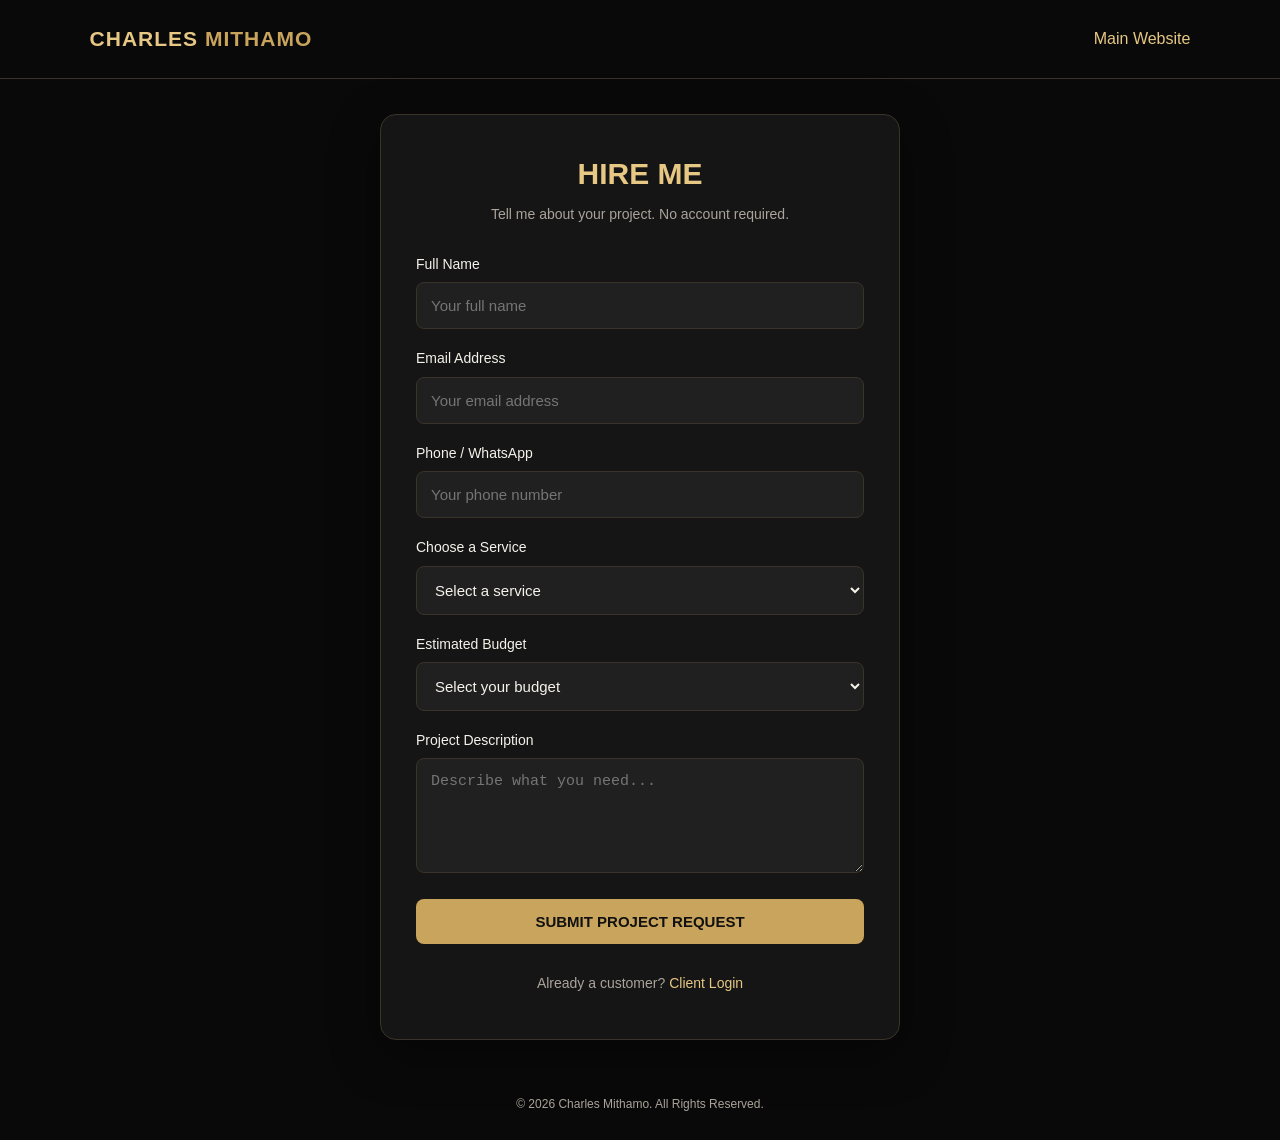
<file: client-portal/request-service.html>
<!DOCTYPE html>
<html lang="en">
<head>
  <meta charset="UTF-8">
  <meta name="viewport" content="width=device-width, initial-scale=1.0">
  <meta name="theme-color" content="#090909">
  <title>Request a Service | Charles Mithamo</title>
  <link rel="stylesheet" href="style.css">
</head>
<body>

<header class="portal-header">
  <a class="brand" href="../index.html">
    CHARLES <span>MITHAMO</span>
  </a>
  <a href="../index.html">Main Website</a>
</header>

<main class="portal-main">
  <section class="portal-card" style="max-width:520px">

    <h1>HIRE ME</h1>
    <p class="subtitle">
      Tell me about your project. No account required.
    </p>

    <form id="requestForm">

      <div class="form-group">
        <label for="name">Full Name</label>
        <input type="text" id="name"
          placeholder="Your full name" required>
      </div>

      <div class="form-group">
        <label for="email">Email Address</label>
        <input type="email" id="email"
          placeholder="Your email address" required>
      </div>

      <div class="form-group">
        <label for="phone">Phone / WhatsApp</label>
        <input type="tel" id="phone"
          placeholder="Your phone number" required>
      </div>

      <div class="form-group">
        <label for="service">Choose a Service</label>
        <select id="service" required>
          <option value="">Select a service</option>
          <option>Logo Design</option>
          <option>Graphic Design</option>
          <option>Brand Identity</option>
          <option>Poster and Flyer Design</option>
          <option>Website Design</option>
          <option>Website Development</option>
          <option>Other Creative Service</option>
        </select>
      </div>

      <div class="form-group">
        <label for="budget">Estimated Budget</label>
        <select id="budget" required>
          <option value="">Select your budget</option>
          <option>KSh 1,000 - 3,000</option>
          <option>KSh 3,000 - 5,000</option>
          <option>KSh 5,000 - 10,000</option>
          <option>KSh 10,000 - 20,000</option>
          <option>Above KSh 20,000</option>
          <option>Not sure yet</option>
        </select>
      </div>

      <div class="form-group">
        <label for="details">Project Description</label>
        <textarea id="details" rows="5"
          placeholder="Describe what you need..."
          required></textarea>
      </div>

      <button type="submit" class="gold-btn">
        SUBMIT PROJECT REQUEST
      </button>

    </form>

    <p id="requestMessage" class="subtitle"
       aria-live="polite"></p>

    <div class="form-links">
      <p>Already a customer?
        <a href="login.html">Client Login</a>
      </p>
    </div>

  </section>
</main>

<footer class="portal-footer">
  © 2026 Charles Mithamo. All Rights Reserved.
</footer>

<script type="module">
import { supabase } from './supabase-client.js';

const form = document.getElementById("requestForm");
const message = document.getElementById("requestMessage");
const button = form.querySelector('button[type="submit"]');

form.addEventListener("submit", async (event) => {
  event.preventDefault();

  message.textContent = "";
  button.disabled = true;
  button.textContent = "SUBMITTING REQUEST...";

  const request = {
    customer_id: null,
    full_name: document.getElementById("name").value.trim(),
    email: document.getElementById("email").value.trim().toLowerCase(),
    phone: document.getElementById("phone").value.trim(),
    service_type: document.getElementById("service").value,
    budget: document.getElementById("budget").value,
    description: document.getElementById("details").value.trim()
  };

  try {
    const { error } = await supabase
      .from("service_requests")
      .insert(request);

    if (error) throw error;

    message.textContent =
      "Thank you! Your project request has been submitted successfully. Charles will contact you soon.";

    form.reset();

  } catch (error) {
    message.textContent =
      "Could not submit your request: " + error.message;
  } finally {
    button.disabled = false;
    button.textContent = "SUBMIT PROJECT REQUEST";
  }
});
</script>

</body>
</html>
</file>
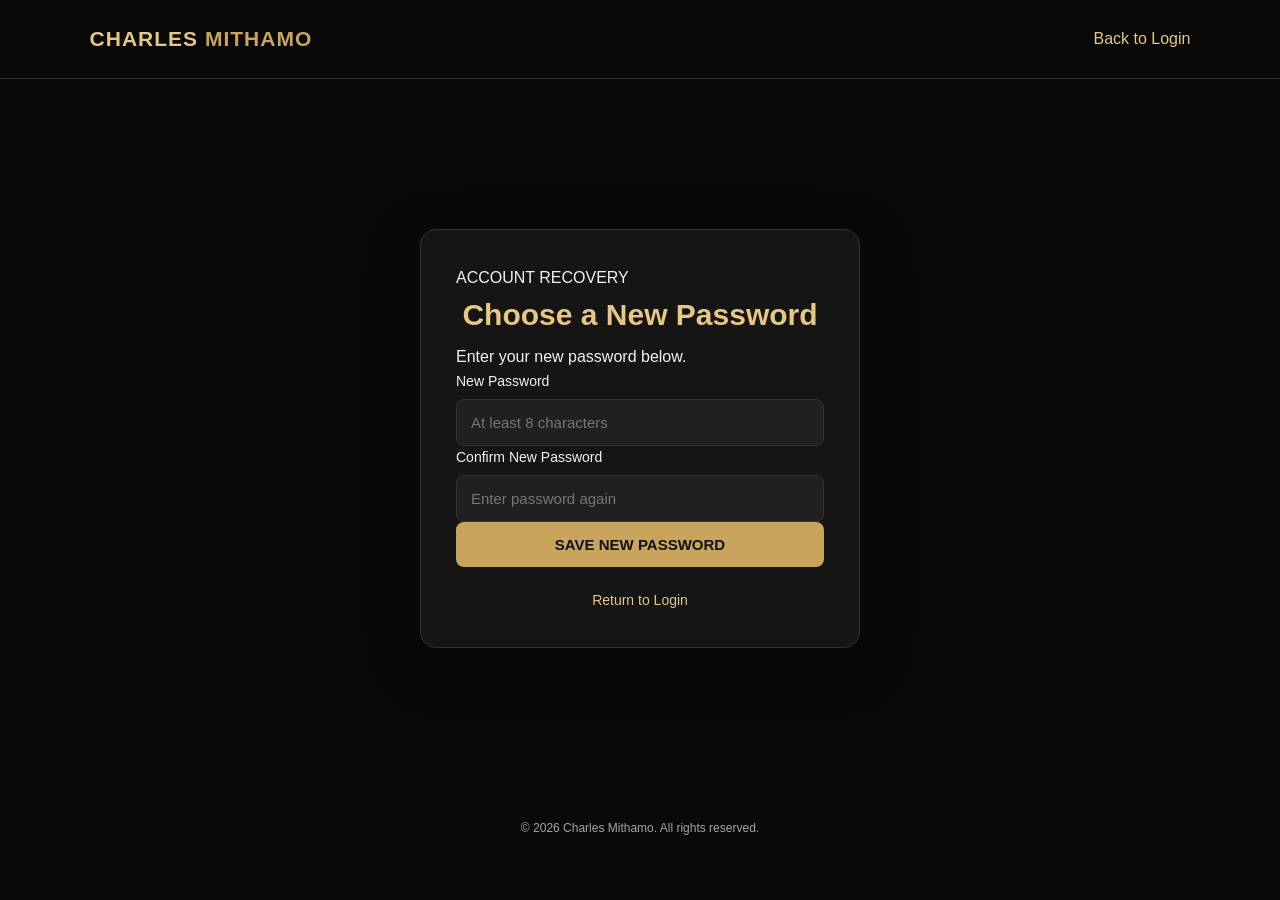
<file: client-portal/reset-password.html>
<!DOCTYPE html>
<html lang="en">
<head>
  <meta charset="UTF-8">
  <meta name="viewport" content="width=device-width, initial-scale=1.0">
  <title>Choose New Password | Charles Mithamo</title>
  <link rel="stylesheet" href="style.css">
</head>
<body>
  <header class="portal-header">
    <a class="brand" href="../index.html">CHARLES <span>MITHAMO</span></a>
    <a href="login.html">Back to Login</a>
  </header>

  <main class="portal-main">
    <section class="portal-card">
      <p class="eyebrow">ACCOUNT RECOVERY</p>
      <h1>Choose a New Password</h1>
      <p>Enter your new password below.</p>

      <form id="newPasswordForm">
        <label for="password">New Password</label>
        <input id="password" type="password" minlength="8"
          placeholder="At least 8 characters" required>

        <label for="confirmPassword">Confirm New Password</label>
        <input id="confirmPassword" type="password" minlength="8"
          placeholder="Enter password again" required>

        <button class="gold-btn" type="submit">SAVE NEW PASSWORD</button>
      </form>

      <p id="message" role="status"></p>
      <div class="form-links">
        <a href="login.html">Return to Login</a>
      </div>
    </section>
  </main>

  <footer class="portal-footer">© 2026 Charles Mithamo. All rights reserved.</footer>

  <script type="module">
    import { supabase } from './supabase-client.js';

    const form = document.getElementById("newPasswordForm");
    const message = document.getElementById("message");
    const button = form.querySelector('button[type="submit"]');

    form.addEventListener("submit", async (event) => {
      event.preventDefault();

      const password = document.getElementById("password").value;
      const confirmPassword = document.getElementById("confirmPassword").value;

      if (password.length < 8) {
        message.textContent = "Password must contain at least 8 characters.";
        return;
      }

      if (password !== confirmPassword) {
        message.textContent = "Your passwords do not match.";
        return;
      }

      button.disabled = true;
      button.textContent = "SAVING...";

      try {
        const { data: { session }, error: sessionError } =
          await supabase.auth.getSession();

        if (sessionError) throw sessionError;
        if (!session) {
          throw new Error("Your reset link may have expired. Request a new one.");
        }

        const { error } = await supabase.auth.updateUser({ password });

        if (error) throw error;

        message.textContent =
          "Password updated successfully. You can now sign in with your new password.";
        form.reset();

      } catch (error) {
        message.textContent = "Password update failed: " + error.message;
      } finally {
        button.disabled = false;
        button.textContent = "SAVE NEW PASSWORD";
      }
    });
  </script>
</body>
</html>
</file>
<file: assets/css/mithamo-design-system.css>
/* ==========================================
   MITHAMO PORTFOLIO
   LUXURY BLACK & GOLD DESIGN SYSTEM
   ========================================== */

:root {
  --bg: #090909;
  --surface: #111111;
  --surface2: #191919;
  --text: #F5F1E8;
  --muted: #AAA49A;
  --accent: #D4AF37;
  --gold: #D4AF37;
  --gold-light: #E8CD78;
  --border: rgba(212,175,55,.20);
  --shadow: 0 20px 60px rgba(0,0,0,.38);
  --radius: 18px;
  --transition: .3s ease;
}

/* LIGHT THEME */

body.light,
.light {
  --bg: #F5F1E8;
  --surface: #FFFDF8;
  --surface2: #EAE3D6;
  --text: #24211B;
  --muted: #655F54;
  --accent: #9A7130;
  --gold: #9A7130;
  --gold-light: #B48A42;
  --border: rgba(154,113,48,.20);
  --shadow: 0 20px 55px rgba(0,0,0,.08);
}

/* GLOBAL FOUNDATION */

html {
  scroll-behavior: smooth;
  scroll-padding-top: 90px;
}

body {
  background: var(--bg);
  color: var(--text);
  font-family: "DM Sans", sans-serif;
  line-height: 1.7;
  transition: background var(--transition),
              color var(--transition);
}

::selection {
  background: var(--gold);
  color: #090909;
}

a {
  transition: color var(--transition),
              border-color var(--transition);
}

img {
  max-width: 100%;
}

/* NAVIGATION */

.topbar {
  background: color-mix(in srgb, var(--bg) 88%, transparent);
  border-bottom: 1px solid var(--border);
  backdrop-filter: blur(18px);
  -webkit-backdrop-filter: blur(18px);
}

.nav {
  min-height: 78px;
}

.brand {
  color: var(--text);
  font-family: "Space Grotesk", sans-serif;
  font-weight: 800;
  letter-spacing: -.8px;
}

.brand span,
.accent,
.eyebrow {
  color: var(--gold);
}

.nav-links {
  gap: 22px;
}

.nav-links a {
  color: var(--muted);
  font-size: 13px;
  font-weight: 600;
  text-decoration: none;
  transition: color var(--transition);
}

.nav-links a:hover,
.nav-links a.active {
  color: var(--gold-light);
}

.nav-links a:focus-visible,
button:focus-visible,
a:focus-visible {
  outline: 2px solid var(--gold);
  outline-offset: 4px;
}

.menu-btn,
.icon-btn {
  color: var(--text);
  background: var(--surface2);
  border: 1px solid var(--border);
  border-radius: 11px;
  cursor: pointer;
  transition: all var(--transition);
}

.menu-btn:hover,
.icon-btn:hover {
  border-color: var(--gold);
  color: var(--gold-light);
}

/* BUTTONS */

.btn {
  background: linear-gradient(
    135deg,
    var(--gold-light),
    var(--gold)
  );
  color: #151108;
  border: 1px solid var(--gold);
  border-radius: 10px;
  font-weight: 800;
  text-decoration: none;
  box-shadow: 0 7px 24px rgba(212,175,55,.13);
  transition: transform var(--transition),
              box-shadow var(--transition),
              filter var(--transition);
}

.btn:hover {
  transform: translateY(-3px);
  box-shadow: 0 12px 30px rgba(212,175,55,.23);
  filter: brightness(1.06);
}

/* HERO SECTIONS */

.hero {
  color: var(--text);
}

.hero h1,
.hero h2 {
  font-family: "Space Grotesk", sans-serif;
  letter-spacing: -1.5px;
}

.eyebrow {
  font-size: 11px;
  font-weight: 800;
  letter-spacing: 2px;
}

/* CARDS */

.card,
.skill-card,
.service-card,
.project-card,
.package-card,
.testimonial-card {
  border-color: var(--border);
  border-radius: var(--radius);
  transition: transform var(--transition),
              border-color var(--transition),
              box-shadow var(--transition);
}

.card:hover,
.skill-card:hover,
.service-card:hover,
.package-card:hover {
  border-color: var(--gold);
  box-shadow: var(--shadow);
  transform: translateY(-4px);
}

.project-card:hover {
  border-color: var(--gold);
}

/* FORMS */

.contact-form,
#contactForm {
  border-color: var(--border);
}

input,
textarea,
select {
  font: inherit;
  transition: border-color var(--transition),
              box-shadow var(--transition);
}

input:focus,
textarea:focus,
select:focus {
  outline: none;
  border-color: var(--gold) !important;
  box-shadow: 0 0 0 3px rgba(212,175,55,.12);
}

/* FOOTER */

footer {
  border-top: 1px solid var(--border);
}

.footer-inner {
  color: var(--muted);
}

footer a:hover {
  color: var(--gold);
}

/* CV PAGE */

body > header:not(.topbar) {
  border-bottom: 1px solid var(--border);
}

body > header a {
  color: var(--gold);
}

/* MOBILE NAVIGATION */

@media (max-width: 900px) {
  .nav-links {
    display: none;
    position: absolute;
    top: 100%;
    left: 0;
    right: 0;
    padding: 22px 5%;
    background: var(--surface);
    border-bottom: 1px solid var(--border);
    flex-direction: column;
    align-items: flex-start;
    gap: 18px;
    z-index: 1001;
    box-shadow: var(--shadow);
  }

  .nav-links.open {
    display: flex;
  }

  .menu-btn {
    display: block;
  }

  .nav-actions {
    display: flex;
    align-items: center;
    gap: 9px;
  }
}

@media (min-width: 901px) {
  .nav-links {
    display: flex;
    position: static;
  }

  .menu-btn {
    display: none;
  }
}

/* ACCESSIBILITY */

@media (prefers-reduced-motion: reduce) {
  *,
  *::before,
  *::after {
    scroll-behavior: auto !important;
    animation-duration: .01ms !important;
    animation-iteration-count: 1 !important;
    transition-duration: .01ms !important;
  }
}

/* ==========================================
   LEGACY PAGE VARIABLE COMPATIBILITY
   ========================================== */

:root {
  --panel: var(--surface);
  --panel2: var(--surface2);
  --line: var(--border);
  --card: var(--surface);
}

body.light {
  --panel: var(--surface);
  --panel2: var(--surface2);
  --line: var(--border);
  --card: var(--surface);
}

/* Keep mobile navigation aligned with existing headers */
@media (max-width: 900px) {
  .nav-links {
    top: 76px;
  }
}

/* ==========================================
   HOMEPAGE — LUXURY HERO UPGRADE
   ========================================== */

#home.hero {
  padding-top: clamp(75px, 9vw, 115px);
  padding-bottom: 65px;
}

#home .hero-grid {
  align-items: center;
  gap: clamp(35px, 6vw, 85px);
}

#home .hero-content .eyebrow {
  display: inline-block;
  color: var(--gold-light);
  font-size: 11px;
  font-weight: 800;
  letter-spacing: 3px;
  margin-bottom: 18px;
}

#home .hero-content h1 {
  font-family: "Space Grotesk", sans-serif;
  font-size: clamp(3.2rem, 7vw, 6rem);
  font-weight: 800;
  line-height: 1.02;
  letter-spacing: -3px;
  text-shadow: 0 8px 35px rgba(0,0,0,.24);
}

#home .hero-content h1 .accent {
  color: var(--gold-light);
  text-shadow: 0 0 30px rgba(212,175,55,.18);
}

#home .hero-copy {
  max-width: 510px;
  color: var(--muted);
  font-size: clamp(15px, 1.5vw, 17px);
  line-height: 1.9;
}

#home .hero-buttons {
  gap: 14px;
  margin-top: 30px;
}

#home .hero-buttons .btn {
  min-height: 50px;
  padding: 14px 22px;
  border-radius: 10px;
}

#home .hero-buttons .btn-outline {
  background: rgba(15,15,15,.45);
  color: var(--text);
  border: 1px solid var(--border);
  box-shadow: none;
}

#home .hero-buttons .btn-outline:hover {
  background: var(--surface2);
  border-color: var(--gold);
  color: var(--gold-light);
}

#home .hero-note {
  color: var(--gold-light);
  font-size: 10px;
  font-weight: 700;
  letter-spacing: 2.5px;
  margin-top: 27px;
}

/* HERO PORTRAIT */

#home .portrait-wrap {
  position: relative;
  isolation: isolate;
}

#home .portrait {
  border: 1px solid rgba(212,175,55,.38);
  border-radius: 24px;
  box-shadow:
    0 25px 65px rgba(0,0,0,.45),
    0 0 35px rgba(212,175,55,.10);
}

#home .portrait-tag {
  background: rgba(12,12,12,.88);
  color: var(--text);
  border: 1px solid var(--border);
  border-radius: 12px;
  backdrop-filter: blur(14px);
  -webkit-backdrop-filter: blur(14px);
  box-shadow: 0 12px 35px rgba(0,0,0,.25);
}

#home .portrait-tag span {
  color: var(--gold-light);
}

/* HERO STATISTICS */

#home .stats {
  gap: 14px;
  margin-top: 48px;
}

#home .stat {
  background: rgba(255,255,255,.025);
  border: 1px solid var(--border);
  border-radius: 15px;
  padding: 18px 20px;
  transition: border-color .3s ease,
              transform .3s ease,
              background .3s ease;
}

#home .stat:hover {
  border-color: var(--gold);
  background: rgba(212,175,55,.055);
  transform: translateY(-3px);
}

#home .stat strong {
  color: var(--gold-light);
}

#home .stat small {
  color: var(--muted);
}

/* HOMEPAGE SECTION HEADINGS */

.section-heading h2 {
  font-family: "Space Grotesk", sans-serif;
  letter-spacing: -1.3px;
}

.section-heading h2 .accent {
  color: var(--gold-light);
}

.section-heading p {
  color: var(--muted);
}

/* HOMEPAGE PROJECT CARDS */

#projects .project-card {
  background: linear-gradient(145deg, #191919, #0e0e0e);
  border: 1px solid var(--border);
  border-radius: 19px;
  box-shadow: 0 15px 40px rgba(0,0,0,.20);
}

#projects .project-card:hover {
  border-color: rgba(212,175,55,.65);
  box-shadow: 0 22px 50px rgba(0,0,0,.38),
              0 0 25px rgba(212,175,55,.08);
}

#projects .project-info h3 {
  color: var(--text);
  font-family: "Space Grotesk", sans-serif;
}

#projects .project-category {
  color: var(--gold-light);
}

/* MOBILE REFINEMENT */

@media (max-width: 850px) {
  #home.hero {
    padding-top: 65px;
  }

  #home .hero-content h1 {
    font-size: clamp(3rem, 11vw, 4.5rem);
    letter-spacing: -2px;
  }

  #home .hero-copy {
    max-width: 560px;
  }

  #home .stats {
    margin-top: 35px;
  }
}

@media (max-width: 560px) {
  #home.hero {
    padding-top: 48px;
    padding-bottom: 45px;
  }

  #home .hero-content h1 {
    font-size: clamp(2.8rem, 13vw, 3.8rem);
    letter-spacing: -1.8px;
  }

  #home .hero-buttons {
    gap: 10px;
  }

  #home .hero-buttons .btn {
    width: 100%;
  }

  #home .hero-note {
    font-size: 9px;
    letter-spacing: 1.7px;
  }

  #home .stat {
    padding: 14px 12px;
  }
}

/* ==========================================
   HOMEPAGE — LUXURY SECTION DESIGN
   ========================================== */

/* SHARED SECTION RHYTHM */

#about,
#skills,
#services,
#video-showcase,
#packages,
#projects,
#experience,
#testimonials,
#blog,
#contact {
  position: relative;
  padding-top: clamp(65px, 8vw, 105px);
  padding-bottom: clamp(65px, 8vw, 105px);
}

#about,
#services,
#packages,
#experience,
#contact {
  background: linear-gradient(
    180deg,
    rgba(255,255,255,.012),
    rgba(255,255,255,0)
  );
}

.section-heading {
  max-width: 760px;
  margin-bottom: 42px;
}

.section-heading .eyebrow {
  color: var(--gold-light);
  font-size: 10px;
  font-weight: 800;
  letter-spacing: 3px;
  margin-bottom: 13px;
}

.section-heading h2 {
  color: var(--text);
  font-size: clamp(2rem, 4.5vw, 3.3rem);
  line-height: 1.12;
  margin-bottom: 15px;
}

.section-heading p {
  max-width: 620px;
  line-height: 1.8;
}

/* ABOUT */

#about .about-grid {
  gap: clamp(22px, 4vw, 45px);
}

#about .about-portrait,
#about .about-text,
#about .info-list {
  min-width: 0;
}

#about .about-portrait img {
  border: 1px solid var(--border);
  border-radius: 20px;
  box-shadow: 0 20px 50px rgba(0,0,0,.3);
}

#about .about-portrait-caption,
#about .about-text,
#about .info-list {
  color: var(--muted);
}

#about .about-text {
  line-height: 1.9;
}

#about .info-item {
  padding: 15px 17px;
  margin-bottom: 11px;
  background: rgba(255,255,255,.025);
  border: 1px solid var(--border);
  border-radius: 12px;
  transition: border-color .25s ease,
              transform .25s ease;
}

#about .info-item:hover {
  border-color: var(--gold);
  transform: translateX(3px);
}

#about .info-item strong {
  color: var(--gold-light);
}

/* SKILLS */

#skills .skills-grid {
  gap: 16px;
}

#skills .skill-card {
  min-width: 0;
  padding: 23px 19px;
  background: linear-gradient(145deg, #191919, #101010);
  border: 1px solid var(--border);
  border-radius: 17px;
  transition: transform .3s ease,
              border-color .3s ease,
              box-shadow .3s ease;
}

#skills .skill-card:hover {
  transform: translateY(-5px);
  border-color: rgba(212,175,55,.65);
  box-shadow: 0 17px 38px rgba(0,0,0,.28);
}

#skills .skill-icon {
  color: var(--gold-light);
  font-size: 25px;
  margin-bottom: 14px;
}

#skills .skill-card h3 {
  color: var(--text);
}

#skills .skill-card p {
  color: var(--muted);
  line-height: 1.7;
}

/* SERVICES */

#services .services-grid {
  gap: 17px;
}

#services .service-card {
  min-width: 0;
  background: linear-gradient(145deg, #1b1b1b, #101010);
  border: 1px solid var(--border);
  border-radius: 18px;
  box-shadow: 0 14px 35px rgba(0,0,0,.2);
  transition: transform .3s ease,
              border-color .3s ease,
              box-shadow .3s ease;
}

#services .service-card:hover {
  transform: translateY(-5px);
  border-color: rgba(212,175,55,.65);
  box-shadow: 0 20px 45px rgba(0,0,0,.32);
}

#services .service-number {
  color: var(--gold-light);
  font-weight: 800;
  letter-spacing: 2px;
}

#services .service-card h3 {
  color: var(--text);
}

#services .service-card p {
  color: var(--muted);
  line-height: 1.8;
}

#services .text-link,
#blog .text-link {
  color: var(--gold-light);
}

/* VIDEO SHOWCASE */

#video-showcase .video-showcase-card {
  overflow: hidden;
  background: linear-gradient(145deg, #1b1b1b, #0d0d0d);
  border: 1px solid var(--border);
  border-radius: 22px;
  box-shadow: 0 22px 55px rgba(0,0,0,.28);
}

/* PACKAGES */

#packages .packages-grid {
  gap: 18px;
  align-items: stretch;
}

#packages .package-card {
  min-width: 0;
  background: linear-gradient(150deg, #1c1c1c, #101010);
  border: 1px solid var(--border);
  border-radius: 20px;
  box-shadow: 0 16px 40px rgba(0,0,0,.2);
  transition: transform .3s ease,
              border-color .3s ease;
}

#packages .package-card:hover {
  transform: translateY(-5px);
  border-color: rgba(212,175,55,.65);
}

#packages .package-featured {
  border-color: rgba(212,175,55,.7);
  box-shadow: 0 18px 45px rgba(212,175,55,.08);
}

#packages .package-number,
#packages .package-price {
  color: var(--gold-light);
}

#packages .package-card h3 {
  color: var(--text);
}

#packages .package-card p,
#packages .package-card li {
  color: var(--muted);
  line-height: 1.8;
}

/* PROJECTS — COMPLETE CARD FINISH */

#projects .projects-grid {
  gap: 19px;
}

#projects .project-card {
  overflow: hidden;
}

#projects .project-card img {
  transition: transform .5s ease;
}

#projects .project-card:hover img {
  transform: scale(1.035);
}

#projects .project-info {
  padding: 20px;
}

#projects .project-note,
#projects .projects-more {
  color: var(--muted);
  line-height: 1.8;
}

/* EXPERIENCE TIMELINE */

#experience .timeline {
  gap: 17px;
}

#experience .timeline-card {
  position: relative;
  padding: 25px 27px;
  background: linear-gradient(145deg, #1a1a1a, #101010);
  border: 1px solid var(--border);
  border-left: 3px solid var(--gold);
  border-radius: 15px;
  box-shadow: 0 13px 35px rgba(0,0,0,.2);
  transition: transform .3s ease,
              border-color .3s ease;
}

#experience .timeline-card:hover {
  transform: translateX(4px);
  border-color: var(--gold-light);
}

#experience .timeline-card small {
  color: var(--gold-light);
  font-weight: 800;
  letter-spacing: 1.5px;
}

#experience .timeline-card h3 {
  color: var(--text);
  margin: 11px 0;
}

#experience .timeline-card p {
  color: var(--muted);
  line-height: 1.8;
}

/* TESTIMONIALS */

#testimonials .testimonial {
  background: linear-gradient(145deg, #1a1a1a, #101010);
  border: 1px solid var(--border);
  border-radius: 20px;
  box-shadow: 0 18px 45px rgba(0,0,0,.2);
}

#testimonials .quote {
  color: var(--gold-light);
}

#testimonials .testimonial h3 {
  color: var(--text);
}

#testimonials .testimonial p {
  color: var(--muted);
  line-height: 1.8;
}

#testimonials .testimonial small {
  color: var(--gold-light);
  letter-spacing: 2px;
  font-weight: 700;
}

/* BLOG */

#blog .blog-grid {
  gap: 19px;
}

#blog .blog-card {
  overflow: hidden;
  background: linear-gradient(145deg, #1b1b1b, #101010);
  border: 1px solid var(--border);
  border-radius: 18px;
  box-shadow: 0 15px 38px rgba(0,0,0,.22);
  transition: transform .3s ease,
              border-color .3s ease;
}

#blog .blog-card:hover {
  transform: translateY(-5px);
  border-color: rgba(212,175,55,.6);
}

#blog .blog-card img {
  display: block;
  width: 100%;
  aspect-ratio: 16 / 10;
  object-fit: cover;
}

#blog .blog-content {
  padding: 21px;
}

#blog .blog-content small {
  color: var(--gold-light);
  font-size: 10px;
  font-weight: 800;
  letter-spacing: 1.5px;
}

#blog .blog-content h3 {
  color: var(--text);
  margin: 12px 0;
}

#blog .blog-content p {
  color: var(--muted);
  line-height: 1.8;
}

#blog .project-note {
  color: var(--muted);
  margin-top: 22px;
}

/* CONTACT */

#contact .contact-grid {
  align-items: start;
  gap: 22px;
}

#contact .contact-details {
  display: grid;
  gap: 12px;
}

#contact .contact-card {
  padding: 19px;
  background: linear-gradient(145deg, #1b1b1b, #101010);
  border: 1px solid var(--border);
  border-radius: 14px;
  transition: border-color .25s ease,
              transform .25s ease;
}

#contact .contact-card:hover {
  border-color: var(--gold);
  transform: translateY(-2px);
}

#contact .contact-card small {
  display: block;
  color: var(--gold-light);
  font-size: 10px;
  font-weight: 800;
  letter-spacing: 2px;
  margin-bottom: 8px;
}

#contact .contact-card strong,
#contact .contact-card a {
  color: var(--text);
  overflow-wrap: anywhere;
}

#contact .social-links {
  display: flex;
  flex-wrap: wrap;
  gap: 10px;
  margin-top: 8px;
}

#contact .social-links a {
  padding: 10px 14px;
  color: var(--gold-light);
  background: rgba(212,175,55,.045);
  border: 1px solid var(--border);
  border-radius: 9px;
  font-size: 12px;
  transition: background .25s ease,
              border-color .25s ease;
}

#contact .social-links a:hover {
  background: rgba(212,175,55,.12);
  border-color: var(--gold);
}

#contact .contact-form {
  padding: clamp(20px, 4vw, 32px);
  background: linear-gradient(145deg, #1b1b1b, #101010);
  border: 1px solid var(--border);
  border-radius: 19px;
  box-shadow: 0 20px 48px rgba(0,0,0,.25);
}

#contact .contact-form label {
  color: var(--text);
}

#contact .contact-form input,
#contact .contact-form select,
#contact .contact-form textarea {
  width: 100%;
  color: var(--text);
  background: #0b0b0b;
  border: 1px solid rgba(212,175,55,.2);
  border-radius: 10px;
  outline: none;
  transition: border-color .25s ease,
              box-shadow .25s ease;
}

#contact .contact-form input:focus,
#contact .contact-form select:focus,
#contact .contact-form textarea:focus {
  border-color: var(--gold);
  box-shadow: 0 0 0 3px rgba(212,175,55,.09);
}

#contact .contact-form input::placeholder,
#contact .contact-form textarea::placeholder {
  color: #77716a;
}

#contact .contact-form .btn {
  min-height: 49px;
}

/* WHATSAPP FLOAT */

.whatsapp-float {
  box-shadow: 0 10px 30px rgba(0,0,0,.3);
}

/* LIGHT THEME COMPATIBILITY */

body.light #about .info-item,
body.light #skills .skill-card,
body.light #services .service-card,
body.light #packages .package-card,
body.light #experience .timeline-card,
body.light #testimonials .testimonial,
body.light #blog .blog-card,
body.light #contact .contact-card,
body.light #contact .contact-form,
body.light #video-showcase .video-showcase-card {
  background: linear-gradient(145deg, #fffdf7, #f3efe4);
  border-color: rgba(145,112,36,.24);
}

body.light #contact .contact-form input,
body.light #contact .contact-form select,
body.light #contact .contact-form textarea {
  color: #242018;
  background: #fffdf7;
  border-color: rgba(145,112,36,.3);
}

body.light #contact .contact-card strong,
body.light #contact .contact-card a,
body.light #skills .skill-card h3,
body.light #services .service-card h3,
body.light #packages .package-card h3,
body.light #experience .timeline-card h3,
body.light #testimonials .testimonial h3,
body.light #blog .blog-content h3 {
  color: #242018;
}

body.light #about .about-text,
body.light #about .info-list,
body.light #skills .skill-card p,
body.light #services .service-card p,
body.light #packages .package-card p,
body.light #packages .package-card li,
body.light #experience .timeline-card p,
body.light #testimonials .testimonial p,
body.light #blog .blog-content p {
  color: #655e50;
}

/* RESPONSIVE SECTION REFINEMENT */

@media (max-width: 760px) {
  #about,
  #skills,
  #services,
  #video-showcase,
  #packages,
  #projects,
  #experience,
  #testimonials,
  #blog,
  #contact {
    padding-top: 58px;
    padding-bottom: 58px;
  }

  #about .about-grid,
  #contact .contact-grid {
    grid-template-columns: 1fr;
  }

  #skills .skills-grid,
  #services .services-grid,
  #packages .packages-grid,
  #blog .blog-grid {
    grid-template-columns: repeat(2, minmax(0, 1fr));
  }
}

@media (max-width: 520px) {
  #skills .skills-grid,
  #services .services-grid,
  #packages .packages-grid,
  #blog .blog-grid {
    grid-template-columns: 1fr;
  }

  #experience .timeline-card {
    padding: 21px 18px;
  }

  #contact .contact-form {
    padding: 19px;
  }

  #contact .contact-card {
    padding: 16px;
  }

  .section-heading {
    margin-bottom: 30px;
  }
}


/* ==========================================
   ABOUT PAGE
   ========================================== */

.about-grid {
  gap: clamp(24px, 4vw, 48px);
  align-items: center;
}

.about-grid .portrait {
  display: block;
  max-width: 100%;
  border: 1px solid var(--border);
  border-radius: 22px;
  box-shadow: 0 22px 55px rgba(0,0,0,.32);
}

.about-grid .intro {
  color: var(--gold-light);
  font-weight: 700;
  letter-spacing: 1.5px;
}

.about-grid .content {
  color: var(--muted);
  line-height: 1.9;
}

.about-grid .details {
  display: grid;
  gap: 12px;
}

.about-grid .detail {
  padding: 15px 17px;
  background: linear-gradient(145deg, #1b1b1b, #101010);
  border: 1px solid var(--border);
  border-radius: 13px;
}

.about-grid .detail strong {
  color: var(--gold-light);
}

.about-grid .btn {
  margin-top: 12px;
}

/* ==========================================
   SERVICES PAGE
   ========================================== */

.services-grid {
  gap: 18px;
}

.services-grid .service-card {
  min-width: 0;
  padding: 26px 23px;
  background: linear-gradient(145deg, #1b1b1b, #101010);
  border: 1px solid var(--border);
  border-radius: 18px;
  box-shadow: 0 14px 35px rgba(0,0,0,.2);
  transition: transform .3s ease, border-color .3s ease;
}

.services-grid .service-card:hover {
  transform: translateY(-5px);
  border-color: var(--gold);
}

.services-grid .service-number,
.packages-grid .package-number,
.packages-grid .package-price {
  color: var(--gold-light);
}

.services-grid .service-card h3,
.packages-grid .package-card h3 {
  color: var(--text);
}

.services-grid .service-card p,
.packages-grid .package-card p {
  color: var(--muted);
  line-height: 1.8;
}

.services-grid .text-link {
  color: var(--gold-light);
}

.packages-grid {
  gap: 18px;
  align-items: stretch;
}

.packages-grid .package-card {
  min-width: 0;
  padding: 27px;
  background: linear-gradient(150deg, #1c1c1c, #101010);
  border: 1px solid var(--border);
  border-radius: 19px;
  transition: transform .3s ease, border-color .3s ease;
}

.packages-grid .package-card:hover {
  transform: translateY(-5px);
  border-color: var(--gold);
}

.packages-grid .package-featured {
  border-color: var(--gold);
  box-shadow: 0 18px 45px rgba(212,175,55,.08);
}

.contact-strip {
  padding: 22px;
  background: linear-gradient(145deg, #1b1b1b, #101010);
  border: 1px solid var(--border);
  border-radius: 16px;
}

/* ==========================================
   PROJECTS PAGE
   ========================================== */

.gallery {
  gap: 20px;
}

.gallery .project-card {
  overflow: hidden;
  background: linear-gradient(145deg, #1b1b1b, #101010);
  border: 1px solid var(--border);
  border-radius: 19px;
  box-shadow: 0 16px 38px rgba(0,0,0,.24);
  transition: transform .3s ease, border-color .3s ease;
}

.gallery .project-card:hover {
  transform: translateY(-5px);
  border-color: var(--gold);
}

.gallery .project-image {
  overflow: hidden;
}

.gallery .project-image img {
  display: block;
  width: 100%;
  transition: transform .5s ease;
}

.gallery .project-card:hover .project-image img {
  transform: scale(1.035);
}

.gallery .project-info {
  padding: 20px;
}

.gallery .project-number,
.gallery .project-category,
.gallery .project-meta {
  color: var(--gold-light);
}

.gallery .project-info h3 {
  color: var(--text);
}

.gallery .project-info p {
  color: var(--muted);
  line-height: 1.8;
}

.cta {
  padding: clamp(25px, 5vw, 45px);
  background: linear-gradient(145deg, #1c1c1c, #101010);
  border: 1px solid var(--border);
  border-radius: 20px;
}

/* ==========================================
   CONTACT PAGE
   ========================================== */

.contact-grid {
  align-items: start;
  gap: 22px;
}

.contact-grid .panel {
  padding: clamp(20px, 4vw, 30px);
  background: linear-gradient(145deg, #1b1b1b, #101010);
  border: 1px solid var(--border);
  border-radius: 19px;
  box-shadow: 0 18px 42px rgba(0,0,0,.23);
}

.contact-grid .detail {
  padding: 15px 0;
  border-bottom: 1px solid var(--border);
  color: var(--muted);
}

.contact-grid .detail:last-child {
  border-bottom: 0;
}

#contactForm {
  display: grid;
  gap: 15px;
}

#contactForm label {
  display: block;
  color: var(--text);
  margin-bottom: 7px;
}

#contactForm input,
#contactForm select,
#contactForm textarea {
  width: 100%;
  color: var(--text);
  background: #0b0b0b;
  border: 1px solid rgba(212,175,55,.23);
  border-radius: 10px;
  padding: 13px 14px;
  outline: none;
  transition: border-color .25s ease, box-shadow .25s ease;
}

#contactForm input:focus,
#contactForm select:focus,
#contactForm textarea:focus {
  border-color: var(--gold);
  box-shadow: 0 0 0 3px rgba(212,175,55,.09);
}

#contactForm input::placeholder,
#contactForm textarea::placeholder {
  color: #77716a;
}

#contactForm button {
  min-height: 49px;
}

.form-note {
  color: var(--muted);
  line-height: 1.7;
}

/* ==========================================
   CV PAGE
   ========================================== */

.container > .hero {
  padding: clamp(28px, 5vw, 48px);
  background: linear-gradient(145deg, #1c1c1c, #101010);
  border: 1px solid var(--border);
  border-radius: 22px;
  box-shadow: 0 20px 48px rgba(0,0,0,.25);
}

.container > .hero h1 {
  color: var(--text);
  letter-spacing: -1.5px;
}

.container > .hero p {
  color: var(--muted);
  line-height: 1.8;
}

.container > .hero .logo {
  color: var(--gold-light);
}

.container > .hero .tag {
  display: inline-block;
  padding: 7px 12px;
  color: var(--gold-light);
  background: rgba(212,175,55,.07);
  border: 1px solid var(--border);
  border-radius: 30px;
}

.container > .hero .actions {
  display: flex;
  flex-wrap: wrap;
  gap: 12px;
  margin-top: 22px;
}

.container > .hero .btn.primary {
  color: #111;
}

.container > section {
  margin-top: 22px;
  padding: clamp(22px, 4vw, 30px);
  background: linear-gradient(145deg, #1a1a1a, #101010);
  border: 1px solid var(--border);
  border-radius: 18px;
}

.container > section h2 {
  color: var(--gold-light);
}

.container > section h3 {
  color: var(--text);
}

.container > section p,
.container > section li {
  color: var(--muted);
  line-height: 1.8;
}

.container > section .card {
  padding: 17px;
  background: rgba(255,255,255,.025);
  border: 1px solid var(--border);
  border-radius: 12px;
}

.container > section .skills {
  display: flex;
  flex-wrap: wrap;
  gap: 9px;
}

.container > section .tag {
  display: inline-block;
  padding: 8px 12px;
  color: var(--gold-light);
  background: rgba(212,175,55,.06);
  border: 1px solid var(--border);
  border-radius: 30px;
}

/* ==========================================
   INNER PAGE LIGHT THEME
   ========================================== */

body.light .about-grid .detail,
body.light .services-grid .service-card,
body.light .packages-grid .package-card,
body.light .contact-strip,
body.light .gallery .project-card,
body.light .cta,
body.light .contact-grid .panel,
body.light .container > .hero,
body.light .container > section {
  background: linear-gradient(145deg, #fffdf7, #f3efe4);
  border-color: rgba(145,112,36,.24);
}

body.light .about-grid .content,
body.light .services-grid .service-card p,
body.light .packages-grid .package-card p,
body.light .gallery .project-info p,
body.light .contact-grid .detail,
body.light .form-note,
body.light .container > .hero p,
body.light .container > section p,
body.light .container > section li {
  color: #655e50;
}

body.light .services-grid .service-card h3,
body.light .packages-grid .package-card h3,
body.light .gallery .project-info h3,
body.light .container > .hero h1,
body.light .container > section h3 {
  color: #242018;
}

body.light #contactForm input,
body.light #contactForm select,
body.light #contactForm textarea {
  color: #242018;
  background: #fffdf7;
  border-color: rgba(145,112,36,.3);
}

/* ==========================================
   INNER PAGE MOBILE REFINEMENT
   ========================================== */

@media (max-width: 760px) {
  .about-grid {
    grid-template-columns: 1fr;
  }

  .services-grid,
  .packages-grid,
  .gallery {
    grid-template-columns: repeat(2, minmax(0, 1fr));
  }

  .contact-grid {
    grid-template-columns: 1fr;
  }
}

@media (max-width: 520px) {
  .services-grid,
  .packages-grid,
  .gallery {
    grid-template-columns: 1fr;
  }

  .container > .hero .actions {
    flex-direction: column;
  }

  .container > .hero .actions .btn {
    width: 100%;
    text-align: center;
  }
}
</file>
<file: client-portal/style.css>
:root {
  --black: #090909;
  --surface: #151515;
  --surface2: #202020;
  --gold: #c9a45c;
  --gold-light: #e6c783;
  --white: #f5f2eb;
  --muted: #aaa49a;
  --border: #39332a;
}

* {
  box-sizing: border-box;
  margin: 0;
  padding: 0;
}

body {
  background: var(--black);
  color: var(--white);
  font-family: Arial, sans-serif;
  min-height: 100vh;
  line-height: 1.6;
}

a {
  color: var(--gold-light);
  text-decoration: none;
}

.portal-header {
  padding: 22px 7%;
  border-bottom: 1px solid var(--border);
  display: flex;
  align-items: center;
  justify-content: space-between;
}

.brand {
  font-size: 21px;
  font-weight: bold;
  letter-spacing: 1px;
}

.brand span {
  color: var(--gold);
}

.portal-main {
  min-height: 80vh;
  display: flex;
  justify-content: center;
  align-items: center;
  padding: 35px 18px;
}

.portal-card {
  background: var(--surface);
  border: 1px solid var(--border);
  border-radius: 16px;
  padding: 35px;
  width: 100%;
  max-width: 440px;
  box-shadow: 0 15px 50px rgba(0,0,0,.4);
}

.portal-card h1 {
  color: var(--gold-light);
  text-align: center;
  font-size: 30px;
  margin-bottom: 5px;
}

.subtitle {
  color: var(--muted);
  text-align: center;
  margin-bottom: 28px;
  font-size: 14px;
}

.form-group {
  margin-bottom: 18px;
}

label {
  display: block;
  margin-bottom: 7px;
  font-size: 14px;
}

input, select, textarea {
  width: 100%;
  padding: 14px;
  background: var(--surface2);
  border: 1px solid var(--border);
  border-radius: 8px;
  color: var(--white);
  font-size: 15px;
  outline: none;
}

input:focus, select:focus, textarea:focus {
  border-color: var(--gold);
}

.gold-btn {
  display: block;
  width: 100%;
  padding: 14px;
  border: none;
  border-radius: 8px;
  background: var(--gold);
  color: #111;
  font-weight: bold;
  font-size: 15px;
  cursor: pointer;
  text-align: center;
}

.gold-btn:hover {
  background: var(--gold-light);
}

.form-links {
  text-align: center;
  margin-top: 22px;
  font-size: 14px;
  color: var(--muted);
}

.form-links p {
  margin: 10px 0;
}

.portal-footer {
  text-align: center;
  padding: 20px;
  color: var(--muted);
  font-size: 12px;
}

@media(max-width:480px) {
  .portal-card {
    padding: 25px 20px;
  }

  .brand {
    font-size: 17px;
  }
}

/* =====================================
   MITHAMO PORTFOLIO - GLASS DESIGN V2
   Shared Admin + Creative Hub Theme
===================================== */

body:has(.admin-main),
body:has(.dashboard) {
  background:
    radial-gradient(ellipse at 10% 5%, rgba(214,173,96,.13), transparent 38%),
    radial-gradient(ellipse at 90% 85%, rgba(110,85,55,.12), transparent 40%),
    linear-gradient(135deg,#090909,#17130e 55%,#080808);
  background-attachment: fixed;
  color: #f7f3eb;
  font-family: Arial, sans-serif;
}

body:has(.admin-main) .portal-header,
body:has(.dashboard) .portal-header {
  background: rgba(15,14,12,.72);
  backdrop-filter: blur(22px);
  -webkit-backdrop-filter: blur(22px);
  border-bottom: 1px solid rgba(230,199,131,.22);
  box-shadow: 0 8px 30px rgba(0,0,0,.2);
  position: relative;
  z-index: 5;
}

body:has(.admin-main) .admin-welcome,
body:has(.admin-main) .stat-card,
body:has(.admin-main) .request-card,
body:has(.admin-main) .project-card,
body:has(.admin-main) .create-project-panel,
body:has(.dashboard) .welcome,
body:has(.dashboard) .stat,
body:has(.dashboard) .project {
  background: linear-gradient(
    135deg,
    rgba(255,255,255,.105),
    rgba(255,255,255,.025)
  );
  border: 1px solid rgba(230,199,131,.23);
  border-radius: 18px;
  box-shadow:
    0 12px 35px rgba(0,0,0,.28),
    inset 0 1px 0 rgba(255,255,255,.10);
  backdrop-filter: blur(18px);
  -webkit-backdrop-filter: blur(18px);
  transition: background .3s ease, border-color .3s ease,
              transform .3s ease, box-shadow .3s ease;
}

body:has(.admin-main) .stat-card,
body:has(.dashboard) .stat {
  padding: 24px;
}

body:has(.admin-main) .stat-card:hover,
body:has(.admin-main) .request-card:hover,
body:has(.admin-main) .project-card:hover,
body:has(.admin-main) .create-project-panel:hover,
body:has(.dashboard) .stat:hover,
body:has(.dashboard) .project:hover {
  border-color: rgba(244,217,157,.65);
  box-shadow: 0 16px 40px rgba(214,173,96,.10);
  transform: translateY(-4px);
}

body:has(.admin-main) .admin-welcome,
body:has(.dashboard) .welcome {
  background:
    radial-gradient(ellipse at 90% 10%,rgba(214,173,96,.2),transparent 50%),
    linear-gradient(135deg,rgba(255,255,255,.12),rgba(255,255,255,.025));
  border-radius: 22px;
}

body:has(.admin-main) .admin-heading,
body:has(.admin-main) h2,
body:has(.dashboard) h2 {
  letter-spacing: .3px;
}

body:has(.admin-main) input,
body:has(.admin-main) select,
body:has(.admin-main) textarea {
  background: rgba(255,255,255,.055);
  border: 1px solid rgba(230,199,131,.22);
  border-radius: 11px;
  color: #fff;
}

body:has(.dashboard) .progress-track,
body:has(.admin-main) .project-progress-track {
  background: rgba(255,255,255,.12);
}

body:has(.admin-main) .save-btn,
body:has(.admin-main) .progress-save-btn,
body:has(.dashboard) .gold-btn {
  border-radius: 11px;
  box-shadow: 0 5px 20px rgba(214,173,96,.16);
  transition: transform .25s ease, box-shadow .25s ease;
}

body:has(.admin-main) .save-btn:hover,
body:has(.admin-main) .progress-save-btn:hover,
body:has(.dashboard) .gold-btn:hover {
  transform: translateY(-2px);
  box-shadow: 0 8px 25px rgba(214,173,96,.3);
}

body:has(.admin-main) .logout-btn,
body:has(.dashboard) .logout-btn {
  background: rgba(255,255,255,.06);
  border: 1px solid rgba(230,199,131,.3);
  border-radius: 10px;
  backdrop-filter: blur(12px);
}

@media(max-width:750px) {
  body:has(.dashboard) .stats {
    grid-template-columns: repeat(2,minmax(0,1fr));
    gap: 12px;
  }

  body:has(.dashboard) .project-grid {
    grid-template-columns: 1fr;
  }

  body:has(.admin-main) .admin-main {
    padding: 25px 14px;
  }

  body:has(.dashboard) .welcome {
    padding: 28px 20px;
  }

  body:has(.admin-main) .stat-card,
  body:has(.dashboard) .stat {
    padding: 18px 15px;
  }
}

@media(prefers-reduced-motion:reduce) {
  body:has(.admin-main) *,
  body:has(.dashboard) * {
    transition: none !important;
    animation: none !important;
  }
}

/* END MITHAMO GLASS DESIGN V2 */

/* =========================================
   MITHAMO CREATIVE SUITE - ADMIN V3
========================================= */

body:has(.admin-main) {
  background:
    radial-gradient(ellipse at 50% -15%, rgba(214,173,96,.20), transparent 48%),
    radial-gradient(ellipse at 100% 45%, rgba(116,85,42,.10), transparent 35%),
    #080808;
}

body:has(.admin-main) .admin-main {
  max-width: 1180px;
  padding: 42px 22px 65px;
}

body:has(.admin-main) .admin-heading {
  font-size: clamp(30px, 6vw, 46px);
  font-weight: 800;
  letter-spacing: -1.5px;
  margin-top: 30px;
  background: linear-gradient(110deg,#fff2d1,#d6ad60 55%,#fff);
  -webkit-background-clip: text;
  background-clip: text;
  color: transparent;
}

body:has(.admin-main) .admin-subtitle {
  line-height: 1.8;
  color: #aaa49a;
}

body:has(.admin-main) .admin-welcome {
  position: relative;
  overflow: hidden;
  padding: 34px;
  min-height: 155px;
  background:
    radial-gradient(ellipse at 90% 20%,rgba(230,199,131,.23),transparent 48%),
    linear-gradient(120deg,rgba(42,34,22,.88),rgba(14,14,14,.94));
  border: 1px solid rgba(230,199,131,.38);
  border-radius: 25px;
  box-shadow: 0 20px 60px rgba(0,0,0,.35);
}

body:has(.admin-main) .admin-welcome::after {
  content: "CM";
  position: absolute;
  right: 25px;
  bottom: -35px;
  font-size: clamp(90px,18vw,150px);
  font-weight: 900;
  letter-spacing: -12px;
  color: rgba(230,199,131,.07);
  pointer-events: none;
}

body:has(.admin-main) .admin-welcome h2 {
  font-size: clamp(25px,5vw,36px);
  position: relative;
  z-index: 1;
}

body:has(.admin-main) .admin-stats {
  grid-template-columns: repeat(2,minmax(0,1fr));
  gap: 16px;
  margin: 30px 0 42px;
}

body:has(.admin-main) .stat-card {
  position: relative;
  overflow: hidden;
  min-height: 105px;
  padding: 22px;
  display: flex;
  flex-direction: column;
  justify-content: space-between;
  gap: 14px;
  border-radius: 20px;
  background: linear-gradient(145deg,rgba(255,255,255,.10),rgba(255,255,255,.025));
  border: 1px solid rgba(230,199,131,.24);
  box-shadow: 0 12px 35px rgba(0,0,0,.24);
}

body:has(.admin-main) .stat-card::after {
  content: "";
  position: absolute;
  width: 90px;
  height: 90px;
  right: -35px;
  top: -35px;
  border-radius: 50%;
  background: rgba(214,173,96,.12);
  filter: blur(3px);
}

body:has(.admin-main) .stat-card:nth-child(1)::before { content: "◈  TOTAL REQUESTS"; }
body:has(.admin-main) .stat-card:nth-child(2)::before { content: "◷  PENDING"; }
body:has(.admin-main) .stat-card:nth-child(3)::before { content: "↗  IN PROGRESS"; }
body:has(.admin-main) .stat-card:nth-child(4)::before { content: "✓  COMPLETED"; }

body:has(.admin-main) .stat-card::before {
  color: #c9b58c;
  font-size: 10px;
  font-weight: 800;
  letter-spacing: 1.5px;
}

body:has(.admin-main) .stat-card strong {
  font-size: clamp(32px,7vw,43px);
  line-height: 1;
  font-weight: 800;
  position: relative;
  z-index: 1;
}

body:has(.admin-main) .admin-main > h2 {
  font-size: 21px;
  letter-spacing: -.4px;
  padding-left: 13px;
  border-left: 3px solid #d6ad60;
}

body:has(.admin-main) .request-card,
body:has(.admin-main) .project-card {
  padding: 23px;
  margin: 16px 0;
  border-radius: 19px;
  background: linear-gradient(145deg,rgba(255,255,255,.085),rgba(255,255,255,.018));
  border: 1px solid rgba(230,199,131,.20);
  box-shadow: 0 12px 35px rgba(0,0,0,.22);
}

body:has(.admin-main) .request-card h3,
body:has(.admin-main) .project-card h3 {
  font-size: 19px;
  letter-spacing: -.3px;
}

body:has(.admin-main) .request-card p,
body:has(.admin-main) .project-card p {
  line-height: 1.75;
  overflow-wrap: anywhere;
}

body:has(.admin-main) .request-card strong {
  color: #e6c783;
}

body:has(.admin-main) .request-meta {
  color: #aaa49a;
  font-size: 12px;
}

body:has(.admin-main) .create-project-panel {
  padding: 25px;
  border-radius: 21px;
  background: linear-gradient(145deg,rgba(255,255,255,.085),rgba(255,255,255,.018));
  border: 1px solid rgba(230,199,131,.25);
  box-shadow: 0 15px 40px rgba(0,0,0,.25);
}

body:has(.admin-main) .create-project-form {
  gap: 19px;
}

body:has(.admin-main) .create-project-form label {
  font-size: 13px;
  font-weight: 700;
  letter-spacing: .3px;
}

body:has(.admin-main) input,
body:has(.admin-main) select,
body:has(.admin-main) textarea {
  min-height: 48px;
  padding: 14px;
  border-radius: 12px;
  background: rgba(5,5,5,.55);
  border: 1px solid rgba(230,199,131,.23);
  color: #f7f3eb;
  outline: none;
}

body:has(.admin-main) textarea {
  min-height: 110px;
  resize: vertical;
}

body:has(.admin-main) input:focus,
body:has(.admin-main) select:focus,
body:has(.admin-main) textarea:focus {
  border-color: #e6c783;
  box-shadow: 0 0 0 3px rgba(214,173,96,.10);
}

body:has(.admin-main) .save-btn,
body:has(.admin-main) .progress-save-btn {
  min-height: 47px;
  border-radius: 12px;
  background: linear-gradient(110deg,#b58a43,#f0d28e,#c49a50);
  box-shadow: 0 7px 22px rgba(214,173,96,.16);
  font-weight: 900;
  letter-spacing: .5px;
}

body:has(.admin-main) .logout-btn {
  border-radius: 11px;
  padding: 11px 17px;
}

body:has(.admin-main) .project-progress-track {
  height: 12px;
  border-radius: 30px;
  background: rgba(255,255,255,.10);
}

body:has(.admin-main) .project-progress-fill {
  background: linear-gradient(90deg,#a87b34,#f0d28e);
  box-shadow: 0 0 15px rgba(214,173,96,.35);
}

body:has(.admin-main) .stat-card,
body:has(.admin-main) .request-card,
body:has(.admin-main) .project-card {
  transition: transform .25s ease,border-color .25s ease,box-shadow .25s ease;
}

body:has(.admin-main) .stat-card:hover,
body:has(.admin-main) .request-card:hover,
body:has(.admin-main) .project-card:hover {
  transform: translateY(-3px);
  border-color: rgba(240,210,142,.55);
  box-shadow: 0 18px 42px rgba(0,0,0,.32);
}

@media(max-width:420px) {
  body:has(.admin-main) .admin-main {
    padding: 28px 14px 45px;
  }

  body:has(.admin-main) .admin-welcome {
    padding: 25px 20px;
  }

  body:has(.admin-main) .stat-card {
    padding: 17px 14px;
    min-height: 95px;
  }

  body:has(.admin-main) .request-card,
  body:has(.admin-main) .project-card,
  body:has(.admin-main) .create-project-panel {
    padding: 18px;
  }
}

@media(prefers-reduced-motion:reduce) {
  body:has(.admin-main) * {
    animation: none !important;
    transition: none !important;
  }
}

/* END MITHAMO ADMIN V3 */
</file>
